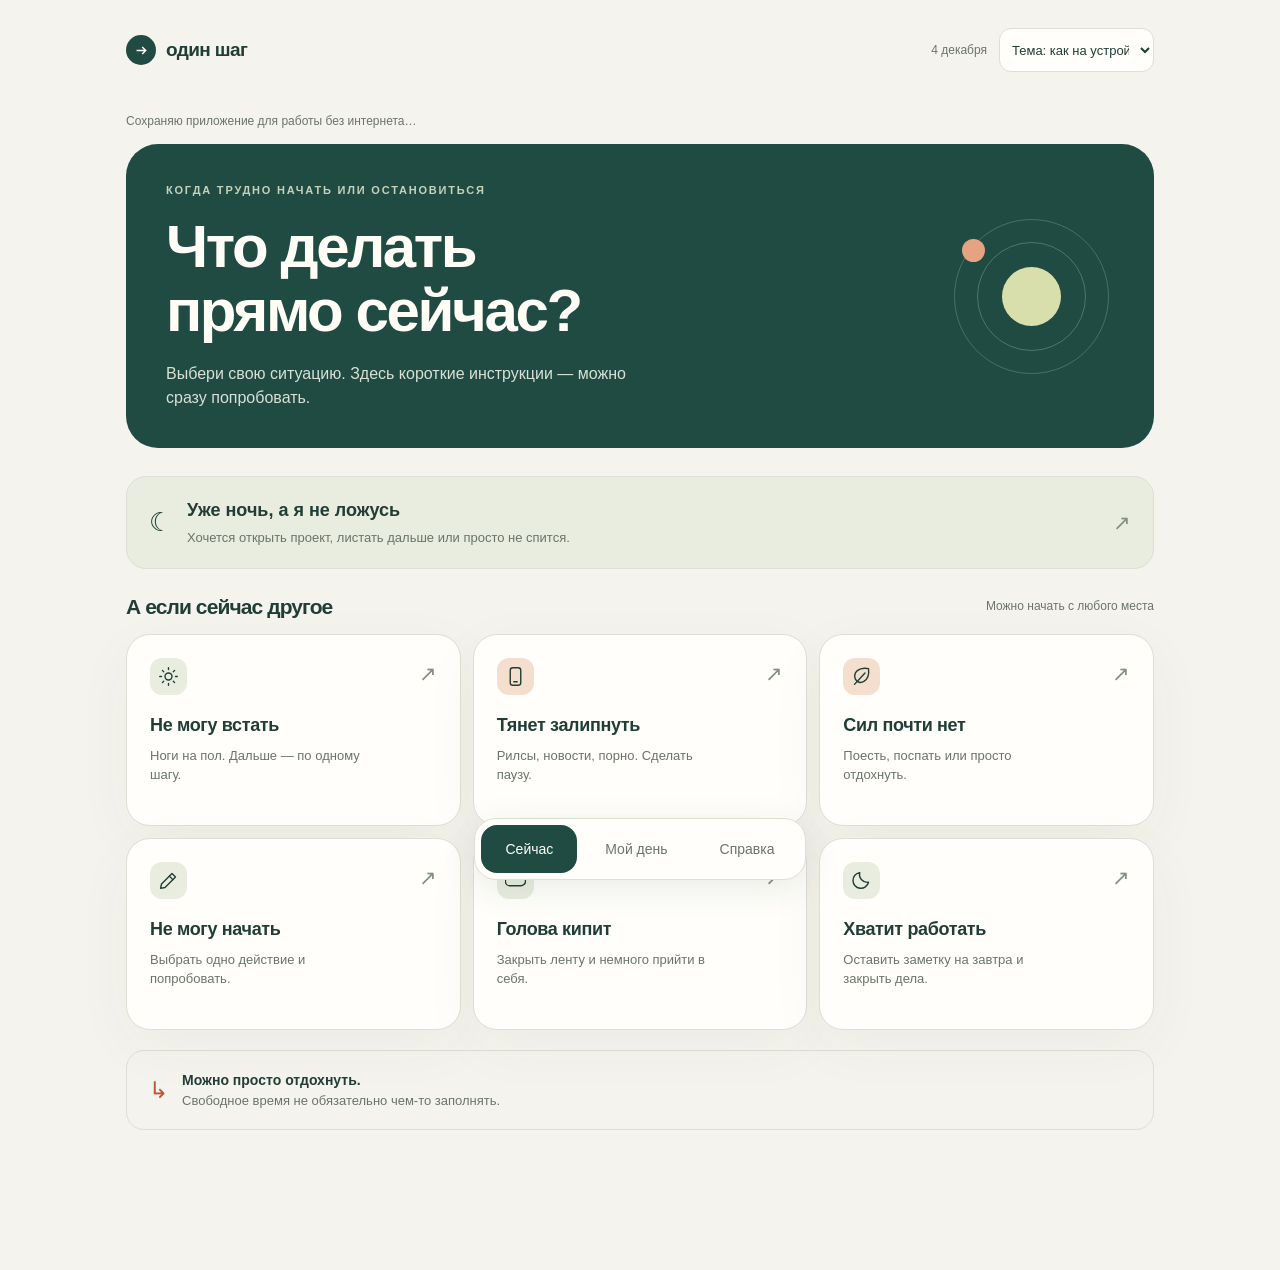
<file: odin-shag/index.html>
<!doctype html>
<html lang="ru">
<head>
<meta charset="utf-8">
<meta name="viewport" content="width=device-width,initial-scale=1,viewport-fit=cover">
<meta name="theme-color" content="#204b43">
<meta name="description" content="Один понятный шаг, когда трудно встать, начать дело или остановить ленту. Личный чек-лист без гонки и чувства долга.">
<link rel="manifest" href="./manifest.webmanifest" data-install-resource>
<link rel="apple-touch-icon" href="./icon-180.png" data-install-resource>
<meta name="apple-mobile-web-app-capable" content="yes">
<meta name="apple-mobile-web-app-title" content="Один шаг">
<title>Один шаг — что делать сейчас</title>
<meta name="app-version" content="1.3.0">
<style>
:root{--bg:#f5f3ed;--paper:#fffefa;--ink:#203d36;--muted:#6a746b;--line:#dddfd4;--green:#204b43;--soft:#e8eddf;--orange:#bd5435;--peach:#f4dfce;--shadow:0 16px 60px #203d360b;--radius:24px}
*{box-sizing:border-box}body{margin:0;background:var(--bg);color:var(--ink);font-family:Inter,-apple-system,BlinkMacSystemFont,"Segoe UI",sans-serif;-webkit-font-smoothing:antialiased;line-height:1.5}button,input,textarea{font:inherit}button,a{-webkit-tap-highlight-color:transparent}button{cursor:pointer}button:disabled{cursor:default;opacity:.5}button:focus-visible,a:focus-visible,input:focus-visible,textarea:focus-visible,summary:focus-visible{outline:3px solid var(--orange);outline-offset:4px}a{color:var(--green)}[hidden]{display:none!important}h1,h2,h3,p{margin:0}button{color:inherit}header{max-width:1100px;margin:auto;padding:28px 36px 20px;display:flex;align-items:center;justify-content:space-between;gap:14px}.brand{display:flex;align-items:center;gap:10px;background:none;border:0;padding:0;font-size:19px;font-weight:750;letter-spacing:-.6px}.mark{width:30px;height:30px;border-radius:50%;background:var(--green);display:grid;place-items:center;color:white}.mark svg{width:17px;height:17px}.date{font-size:12px;color:var(--muted)}main{max-width:1100px;margin:auto;padding:20px 36px 140px}.eyebrow{text-transform:uppercase;font-size:11px;letter-spacing:1.8px;font-weight:700;color:var(--muted)}h1{font-size:clamp(35px,5.2vw,60px);line-height:1.08;letter-spacing:-2.4px;font-weight:650}h2{font-size:26px;line-height:1.2;letter-spacing:-.9px}h3{font-size:18px;letter-spacing:-.35px}.muted{color:var(--muted)}.hero{position:relative;border-radius:32px;background:var(--green);color:#fffdf5;padding:38px 40px;overflow:hidden;display:grid;grid-template-columns:minmax(0,1fr) 160px;gap:20px;margin-bottom:28px}.hero .eyebrow{color:#c5d3b9;margin-bottom:16px}.hero p{max-width:480px;color:#d9e1d4;margin-top:18px;font-size:16px}.orbit{position:relative;align-self:center;width:155px;height:155px;border:1px solid #8ea99660;border-radius:50%}.orbit:before{content:"";position:absolute;inset:22px;border:1px solid #8ea99670;border-radius:50%}.orbit:after{content:"";position:absolute;inset:47px;background:#d9dfac;border-radius:50%}.orbit i{position:absolute;width:23px;height:23px;left:7px;top:19px;border-radius:50%;background:#e6a382}.sectionline{display:flex;align-items:center;justify-content:space-between;gap:12px;margin-bottom:15px}.sectionline h2{font-size:21px}.tag{font-size:12px;color:var(--muted)}.grid{display:grid;grid-template-columns:repeat(3,minmax(0,1fr));gap:12px}.card{background:var(--paper);border:1px solid var(--line);border-radius:var(--radius);padding:23px;text-align:left;min-height:180px;box-shadow:var(--shadow);transition:transform .15s,border-color .15s;display:flex;flex-direction:column;align-items:flex-start}.card:hover{transform:translateY(-2px);border-color:#819887}.card .icon{width:37px;height:37px;border-radius:12px;background:var(--soft);display:grid;place-items:center;margin-bottom:17px}.icon svg{width:21px;height:21px}.card p{font-size:13px;color:var(--muted);margin-top:7px;max-width:220px}.card .cardtop{display:flex;justify-content:space-between;width:100%;align-items:flex-start}.arrow{font-size:21px;font-weight:400;color:#829080}.card:nth-child(2) .icon,.card:nth-child(3) .icon{background:var(--peach)}.note{margin-top:20px;display:flex;align-items:center;gap:14px;padding:19px 22px;border:1px solid var(--line);border-radius:18px;font-size:14px}.note b{font-weight:600}.note .tinyicon{font-size:23px;color:var(--orange)}.note p{color:var(--muted);font-size:13px}.textbtn{background:none;border:0;text-decoration:underline;text-underline-offset:4px;font-size:13px;padding:8px;color:var(--green)}nav{position:fixed;bottom:20px;left:50%;transform:translateX(-50%);padding:6px;display:flex;gap:4px;background:#fffefaf5;border:1px solid var(--line);border-radius:22px;box-shadow:0 8px 35px #203d3618;z-index:5;backdrop-filter:none}nav button{border:0;background:none;border-radius:16px;padding:12px 24px;font-size:14px;white-space:nowrap;color:var(--muted);min-height:48px}nav button.active{background:var(--green);color:white}.pagelead{margin:10px 0 25px}.pagelead p{margin-top:14px;max-width:540px;color:var(--muted)}.segmented{display:flex;gap:4px;border:1px solid var(--line);background:#eeeee5;padding:4px;border-radius:14px;width:fit-content;margin-bottom:22px}.segmented button{border:0;background:transparent;padding:10px 17px;border-radius:10px;font-size:14px;min-height:44px}.segmented button.active{background:var(--paper);box-shadow:0 2px 5px #203d3610}.daily-layout{display:grid;grid-template-columns:1.4fr 1fr;gap:22px}.checklist{border:1px solid var(--line);background:var(--paper);border-radius:24px;overflow:hidden}.checkrow{padding:19px 20px;display:flex;align-items:flex-start;gap:14px;border-bottom:1px solid var(--line);cursor:pointer}.checkrow:last-child{border-bottom:0}.checkrow input{appearance:none;flex:0 0 25px;width:25px;height:25px;margin:2px 0 0;border:1.5px solid #a3afa0;border-radius:8px;background:white;cursor:pointer;display:grid;place-content:center}.checkrow input:checked{background:var(--green);border-color:var(--green)}.checkrow input:checked:after{content:"✓";color:white;font-size:17px}.checkrow:has(input:checked){background:#f1f4e9}.checkrow strong{font-size:15px;font-weight:600}.checkrow small{display:block;font-size:12px;color:var(--muted);margin-top:4px;line-height:1.55}.checkfoot{margin-top:12px;font-size:12px;color:var(--muted)}.aside{background:var(--soft);border-radius:24px;padding:25px;height:fit-content}.aside p{font-size:14px;margin-top:11px;color:#536451}.aside textarea{width:100%;min-height:125px;resize:vertical;background:#fffefa90;border:1px solid #ccd6c0;border-radius:14px;padding:14px;color:var(--ink);margin-top:16px;font-size:15px}.saved{font-size:11px;color:var(--muted);min-height:20px;margin-top:7px}.aside label{font-weight:600;font-size:18px}.aside .muted{font-size:12px;margin-top:17px}.helpstack{max-width:720px}.helpstack details{background:var(--paper);border:1px solid var(--line);border-radius:18px;margin-bottom:12px;padding:0 20px}.helpstack summary{padding:20px 0;cursor:pointer;font-weight:600}.helpstack details p,.helpstack details ul{font-size:14px;margin:0 0 18px;line-height:1.7;color:#526157}.helpstack li{margin:9px 0}.helpstack details a{overflow-wrap:anywhere}.storage-note{font-size:12px;color:var(--muted);margin-top:22px;max-width:650px}.button{border:0;background:var(--green);color:white;padding:16px 22px;border-radius:15px;font-weight:600;font-size:15px;min-height:52px;display:inline-flex;align-items:center;justify-content:center;gap:9px;text-decoration:none}.button.secondary{background:var(--soft);color:var(--green)}.button.ghost{background:none;border:1px solid var(--line);color:var(--green)}.warning{padding:14px 18px;border-radius:14px;background:var(--peach);font-size:13px;margin:10px 0}.downloadline{margin-top:20px}.quiet{font-size:12px;color:var(--muted);margin-top:10px}
dialog{padding:0;border:0;border-radius:28px;width:min(600px,calc(100% - 24px));max-height:calc(100dvh - 32px);background:var(--paper);color:var(--ink);box-shadow:0 25px 90px #102b3b40;overflow:auto}dialog::backdrop{background:#142f2bbd;backdrop-filter:none}.dialog-top{padding:20px 25px;display:flex;align-items:center;justify-content:space-between;border-bottom:1px solid var(--line);gap:15px}.dialog-top span{font-size:12px;font-weight:650;color:var(--muted)}.close{height:40px;width:40px;border:1px solid var(--line);border-radius:50%;background:transparent;font-size:22px;display:grid;place-items:center}.dialog-body{padding:30px}.step-progress{display:flex;gap:5px;margin-bottom:25px}.step-progress i{height:4px;background:var(--line);border-radius:4px;flex:1}.step-progress i.done{background:var(--green)}.step-number{font-size:11px;color:var(--orange);text-transform:uppercase;letter-spacing:1.6px;font-weight:700;margin-bottom:12px}.dialog-body h2{font-size:31px;line-height:1.17;letter-spacing:-1px;margin-bottom:15px}.step-description{font-size:16px;line-height:1.65;color:#526157}.step-tip{font-size:13px;padding:14px 16px;background:#f0f1e8;border-radius:13px;margin-top:20px;color:#586851}.step-input{display:block;width:100%;margin-top:18px;padding:14px;border:1px solid var(--line);border-radius:12px;background:white;min-height:95px;resize:vertical}.choice-list{display:grid;gap:9px;margin-top:22px}.choice{border:1px solid var(--line);background:#fff;padding:15px 17px;border-radius:14px;text-align:left;display:flex;gap:10px;align-items:center;justify-content:space-between;font-size:14px;min-height:52px}.choice:hover{background:var(--soft)}.dialog-footer{display:flex;gap:10px;flex-wrap:wrap;margin-top:26px}.dialog-footer .button{flex:1}.back{background:none;border:0;font-size:13px;padding:12px;color:var(--muted)}.timer{margin-top:24px;padding:23px;background:var(--soft);border-radius:18px;text-align:center}.time{font-size:46px;line-height:1.1;letter-spacing:-1px;font-variant-numeric:tabular-nums;font-weight:550}.timer p{font-size:12px;color:#59664f;margin-top:8px}.timer-controls{display:flex;justify-content:center;gap:10px;margin-top:16px}.timer-controls button{min-height:44px;padding:10px 18px;font-size:13px;border:0;border-radius:11px;background:var(--green);color:white}.timer-controls .reset{background:#fffefa;color:var(--green)}.complete-mark{width:61px;height:61px;background:var(--soft);border-radius:50%;display:grid;place-items:center;font-size:27px;margin-bottom:21px}.floating{position:fixed;right:22px;bottom:100px;z-index:6;background:var(--green);color:white;border:0;border-radius:14px;padding:12px 18px;box-shadow:var(--shadow);font-size:13px;max-width:calc(100% - 40px)}.toast{position:fixed;top:16px;left:50%;transform:translateX(-50%);z-index:30;padding:12px 18px;background:var(--green);color:white;font-size:13px;border-radius:13px;max-width:90%;box-shadow:var(--shadow)}.mini-note{padding:15px 0 0;color:var(--muted);font-size:12px}.skiplink{position:fixed;left:12px;top:-100px;z-index:40;background:white;padding:10px}.skiplink:focus{top:12px}
@media(min-width:900px){.hero{min-height:280px}.grid .card{min-height:192px}}
@media(max-width:700px){header{padding:23px 20px 12px}.date{font-size:11px}main{padding:15px 18px 125px}.hero{padding:28px 25px;grid-template-columns:1fr 55px;gap:8px;border-radius:25px;margin-bottom:25px}.hero h1{font-size:37px;letter-spacing:-1.6px}.hero p{font-size:14px;margin-top:14px}.orbit{width:73px;height:73px;align-self:start;margin-top:40px;right:15px}.orbit:before{inset:11px}.orbit:after{inset:23px}.orbit i{width:12px;height:12px;left:3px;top:9px}.hero .eyebrow{font-size:9px;letter-spacing:1.2px}.grid{grid-template-columns:repeat(2,minmax(0,1fr));gap:10px}.card{padding:17px;min-height:184px;border-radius:20px}.card h3{font-size:16px;line-height:1.3}.card p{font-size:12px}.card .icon{margin-bottom:14px;width:34px;height:34px}.sectionline .tag{display:none}.note{align-items:flex-start;padding:16px}.daily-layout{grid-template-columns:1fr}.pagelead h1{font-size:37px;letter-spacing:-1.5px}.pagelead p{font-size:14px}.dialog-body{padding:25px 22px}.dialog-top{padding:13px 20px}.dialog-body h2{font-size:29px}.step-description{font-size:15px}nav{bottom:max(12px,env(safe-area-inset-bottom));width:calc(100% - 36px);max-width:440px;justify-content:space-between;border-radius:20px}nav button{flex:1;padding:12px 10px;font-size:13px}.floating{bottom:92px;right:18px}.helpstack summary{font-size:15px}.note .textbtn{padding-right:0}.dialog-footer .button{padding:14px 15px}}
@media(prefers-reduced-motion:reduce){*{scroll-behavior:auto!important;transition:none!important}}
/* Constrain intrinsic sizes; preserve browser zoom and Dynamic Type. */
html{width:100%;-webkit-text-size-adjust:100%;text-size-adjust:100%;overflow-x:hidden}
body{width:100%;min-width:0;overflow-x:hidden}
main,header,.hero>div,.card,.daily-layout>*,.note>div{min-width:0}
h1,h2,h3,p,.button,.choice{overflow-wrap:anywhere}
textarea,input{font-size:16px!important}
button{touch-action:manipulation}
nav{left:18px;right:18px;transform:none;width:max-content;max-width:calc(100% - 36px);margin:0 auto;background:var(--paper)}
dialog{max-height:calc(100vh - 32px);max-height:calc(100dvh - 32px);overscroll-behavior:contain}
@media(max-width:700px){
 .hero{display:block;padding:26px 22px}.hero .orbit{display:none}
 .hero h1{font-size:clamp(28px,8.5vw,36px);line-height:1.14;letter-spacing:-1px}
 nav{width:auto;max-width:440px}.card:hover{transform:none}
 .dialog-body h2{font-size:27px}.dialog-footer .button{flex-basis:100%}
 .note{flex-wrap:wrap}.note>div{flex:1 1 200px}
}
@media(max-width:350px){.grid{grid-template-columns:1fr}.card{min-height:0}.card .icon{margin-bottom:9px}}

:root{color-scheme:light;--action:#204b43;--action-ink:#fffdf5;--field:#fffefa;--tip:#f0f1e8;--body-text:#526157}
html[data-theme="dark"]{color-scheme:dark;--bg:#111b19;--paper:#1b2925;--ink:#e2e9dd;--muted:#acb9ae;--line:#3b4c43;--green:#accab4;--action:#b0c5a3;--action-ink:#17271f;--soft:#27362e;--peach:#403329;--orange:#e4a78b;--shadow:none;--field:#14211c;--tip:#29372e;--body-text:#c4cec2}
@media(prefers-color-scheme:dark){html:not([data-theme="light"]):not([data-theme="dark"]){color-scheme:dark;--bg:#111b19;--paper:#1b2925;--ink:#e2e9dd;--muted:#acb9ae;--line:#3b4c43;--green:#accab4;--action:#b0c5a3;--action-ink:#17271f;--soft:#27362e;--peach:#403329;--orange:#e4a78b;--shadow:none;--field:#14211c;--tip:#29372e;--body-text:#c4cec2}}
.hero{background:#204b43}.mark,.button:not(.secondary):not(.ghost),nav button.active,.timer-controls button:not(.reset),.floating,.toast{background:var(--action);color:var(--action-ink)}
.button.secondary,.button.ghost{color:var(--ink)}
.step-description,.helpstack details p,.helpstack details ul,.aside p,.timer p{color:var(--body-text)}
.step-tip{background:var(--tip);color:var(--body-text)}
.step-input,.choice,.aside textarea,.checkrow input,.skiplink{background:var(--field);color:var(--ink);border-color:var(--line)}
.checkrow:has(input:checked),.segmented{background:var(--soft)}
.checkrow input:checked,.step-progress i.done{background:var(--action);border-color:var(--action)}
.checkrow input:checked:after{color:var(--action-ink)}
.timer-controls .reset{background:var(--paper);color:var(--ink)}
.header-tools{display:flex;gap:12px;align-items:center}.theme-select{font-size:13px;min-height:44px;max-width:155px;padding:8px;border:1px solid var(--line);border-radius:12px;background:var(--paper);color:var(--ink)}
.sr-only{position:absolute;width:1px;height:1px;padding:0;margin:-1px;overflow:hidden;clip:rect(0,0,0,0);white-space:nowrap;border:0}
.night-entry{width:100%;display:flex;gap:15px;align-items:center;text-align:left;padding:20px 22px;border:1px solid var(--line);border-radius:20px;background:var(--soft);color:var(--ink);margin-bottom:25px}
.night-entry strong{display:block;font-size:18px}.night-entry small{display:block;color:var(--muted);font-size:13px;margin-top:4px}.night-entry .moon{font-size:26px}.night-entry .arrow{margin-left:auto}
.offline-list{padding-left:22px;margin:18px 0 0;color:var(--body-text);font-size:16px}.offline-list li{margin:12px 0}.sleep-exit{max-width:500px;margin:15vh auto 0;text-align:center}.sleep-exit h1{font-size:36px;letter-spacing:-1px}.sleep-exit p{color:var(--muted);margin:18px 0 26px}
.night-plan{margin:0 0 20px;padding:20px;border:1px solid var(--line);border-radius:20px;background:var(--paper)}.night-plan p{white-space:pre-wrap;overflow-wrap:anywhere;margin:10px 0 6px}.night-plan small{color:var(--muted)}
.quiet-exit{display:flex;justify-content:space-between;gap:10px;flex-wrap:wrap;margin-top:18px}.quiet-exit button{background:none;border:0;padding:10px 0;color:var(--muted);font-size:13px;text-decoration:underline;text-underline-offset:4px;min-height:44px}
@media(max-width:700px){.header-tools .date{display:none}.theme-select{max-width:139px;font-size:12px}header{gap:8px}.brand{font-size:18px}.night-entry{padding:17px}.night-entry strong{font-size:17px}}

.offline-status{display:flex;align-items:center;gap:8px;flex-wrap:wrap;margin:0 0 14px;font-size:12px;color:var(--muted)}.offline-status p{margin:0}.offline-status button{padding:6px 0;min-height:36px}.offline-status[data-ready="true"] p:before{content:"✓ ";color:var(--green)}
</style>
</head>
<body>
<a href="#main" class="skiplink">К содержимому</a>
<header><button class="brand" data-page="now" aria-label="Один шаг — главная"><span class="mark"><svg viewBox="0 0 24 24" fill="none" stroke="currentColor" stroke-width="2"><path d="M5 12h13m-5-5 5 5-5 5"/></svg></span>один шаг</button><div class="header-tools"><span class="date" id="todayDate"></span><label class="sr-only" for="themeSelect">Цветовая тема</label><select class="theme-select" id="themeSelect"><option value="auto">Тема: как на устройстве</option><option value="dark">Тёмная тема</option><option value="light">Светлая тема</option></select></div></header>
<main id="main">
<div class="offline-status" id="offlineStatus"><p id="offlineText" role="status">Сохраняю приложение для работы без интернета…</p><button class="textbtn" id="offlineRetry" hidden>Повторить</button></div>
<section id="page-now" aria-label="Помощь сейчас">
<div class="hero"><div><div class="eyebrow">Когда трудно начать или остановиться</div><h1>Что делать<br>прямо сейчас?</h1><p>Выбери свою ситуацию. Здесь короткие инструкции — можно сразу попробовать.</p></div><div class="orbit" aria-hidden="true"><i></i></div></div>
<button class="night-entry" data-flow="bedtime"><span class="moon" aria-hidden="true">☾</span><span><strong>Уже ночь, а я не ложусь</strong><small>Хочется открыть проект, листать дальше или просто не спится.</small></span><span class="arrow" aria-hidden="true">↗</span></button>
<div class="sectionline"><h2>А если сейчас другое</h2><span class="tag">Можно начать с любого места</span></div>
<div class="grid" id="cards"></div>
<div class="note"><span class="tinyicon" aria-hidden="true">↳</span><div><b>Можно просто отдохнуть.</b><p>Свободное время не обязательно чем-то заполнять.</p></div></div>
</section>
<section id="page-day" hidden aria-label="Мой день">
<div class="pagelead"><div class="eyebrow">Мой день</div><h1>Что мне сегодня<br>пригодится.</h1><p>Выбирай по силам. Закрывать весь список не нужно.</p></div>
<div class="night-plan" id="nightPlan" hidden><strong>После сна</strong><p id="nightPlanText"></p><small>Запись останется здесь, пока ты её не удалишь.</small><div><button class="textbtn" data-flow="nightProject">Изменить запись</button><button class="textbtn" id="clearNightNote">Удалить</button></div></div>
<div class="segmented" aria-label="Объём чек-листа"><button id="minimalBtn" class="active" aria-pressed="true">Минимум</button><button id="fullBtn" aria-pressed="false">Больше вариантов</button></div>
<div class="note" id="plannedStep" hidden style="margin:0 0 20px"><div><b>Мой ближайший шаг</b><p id="plannedText"></p></div><button class="textbtn" data-flow="work">Начать</button></div><div class="daily-layout"><div><div class="checklist" id="dailyList"></div><p class="checkfoot" id="dailyCount" aria-live="polite"></p><p class="checkfoot">Галочки обновляются в полночь. Записи остаются.</p></div><aside class="aside"><label for="ownNote">Что-нибудь своё</label><p>Одна мысль, строчка, набросок. Можно криво и незаконченно. Публиковать не нужно.</p><textarea id="ownNote" placeholder="Мне пришло в голову…" maxlength="3000"></textarea><div class="saved" id="noteSaved" aria-live="polite"></div><button class="button secondary" data-flow="create">Дать себе 10 минут ↗</button><p class="muted">Если сейчас хочется просто отдохнуть — запись может остаться пустой.</p></aside></div>
</section>
<section id="page-help" hidden aria-label="Справка и настройки">
<div class="pagelead"><div class="eyebrow">Если хочется разобраться</div><h1>Коротко<br>о важном.</h1><p>Сон, привычки и работа приложения.</p></div>
<div class="helpstack">
<details><summary>С чего начать, когда ничего не хочется</summary><p>Уменьши задачу до действия, которое сейчас посильно: сесть на кровати, открыть документ, убрать одну чашку. После реши, продолжать ли. Если устал или не выспался, сначала займись этим.</p></details>
<details><summary>Если снова залип</summary><p>Закрыть ленту можно сейчас, даже если уже прошёл час. Не нужно досматривать до конца или ждать круглого времени.</p><p>Смотри на последствия: хватает ли сна и времени на дела, получается ли остановиться, когда решил. Если привычка регулярно мешает жить и самому с ней трудно, обратись за помощью.</p></details>
<details><summary>Сон: когда действительно нужно поспать</summary><p>Одиннадцать утра — не «плохое» время само по себе. Если лёг в три, это может быть обычный полноценный сон. Большинству взрослых нужно примерно 7–9 часов.</p><p>При недосыпе оставь время на восстановление. Если регулярно спишь достаточно, но сильно клонит в сон или постоянно нет сил, стоит обсудить это с врачом. Не пытайся всё исправить дисциплиной.</p></details>
<details><summary>Ночью хочется начать проект</summary><p>Запиши идею и первое действие после сна. Например: «Открыть сценарий и переписать первую реплику». Для записи не нужно запускать проект или искать материалы.</p><p>Если пока не хочется спать, выбери спокойное занятие при приглушённом свете. Ложись, когда появится сонливость. Если лежишь без сна и всё сильнее раздражаешься, встань ненадолго и вернись в кровать, когда начнёт клонить в сон.</p><p>Тёмная тема делает экран менее ярким, но не мешает увлечься перепиской или работой. Этот сценарий заканчивается предложением убрать телефон.</p><p><button class="button secondary" data-flow="bedtime">Открыть инструкцию на ночь</button></p></details>
<details><summary>Как пользоваться без интернета</summary><p>Один раз открой приложение с интернетом и дождись надписи «Готово к работе без интернета». Затем инструкции, записи, галочки и таймеры доступны без сети.</p><p>После добавления на экран «Домой» открой приложение с иконки, пока интернет ещё включён, и дождись той же надписи. Для проверки закрой приложение, включи авиарежим, выключи Wi-Fi и открой его снова.</p><p>Интернет нужен для первой загрузки, обновлений и перехода по ссылкам на исследования. Уведомлений нет. Если удалить данные сайта, офлайн-копию придётся загрузить заново.</p></details>
<details><summary>Как пользоваться таймерами</summary><p>Две, пять или десять минут — просто удобный отрезок. Таймер можно не включать или закончить раньше.</p><p>Таймер продолжает отсчёт, когда вкладка скрыта, но не подаёт системный сигнал при закрытом приложении. Для прогулки или отдыха с заблокированным экраном удобнее обычный таймер телефона.</p></details>
<details><summary>Когда одной инструкции недостаточно</summary><p>Если подавленность, тревога, бессонница или потеря контроля устойчиво мешают работе, отношениям и повседневной жизни, стоит обратиться к специалисту. Не нужно сначала добиться идеального режима.</p><p>Приложение помогает выбрать следующее действие. Оно не определяет причину симптомов и не заменяет лечение.</p></details>
<details><summary>На что опирается инструкция</summary><ul><li><a href="https://www.nhs.uk/conditions/insomnia/" target="_blank" rel="noopener noreferrer">NHS: сон и бессонница</a>.</li><li><a href="https://www.nhs.uk/every-mind-matters/mental-wellbeing-tips/how-to-fall-asleep-faster-and-sleep-better/" target="_blank" rel="noopener noreferrer">NHS: что помогает подготовиться ко сну</a>.</li><li><a href="https://pubmed.ncbi.nlm.nih.gov/38127505/" target="_blank" rel="noopener noreferrer">Сон и эмоции: метаанализ экспериментальных исследований</a>.</li><li><a href="https://academic.oup.com/pnasnexus/article/4/2/pgaf017/8016017" target="_blank" rel="noopener noreferrer">Ограничение интернета на смартфоне: эксперимент 2025 года</a>.</li><li><a href="https://www.mirecc.va.gov/MIRECC/visn5/EBT/CBT-SUD/Urge-Surfing.asp" target="_blank" rel="noopener noreferrer">Наблюдение за позывом: техника urge surfing</a>. Здесь используется общий принцип паузы; это не означает, что у тебя зависимость.</li><li><a href="https://www.who.int/news-room/fact-sheets/detail/physical-activity" target="_blank" rel="noopener noreferrer">ВОЗ: физическая активность</a>.</li></ul><p>Шаги составлены для повседневных ситуаций из нашего разговора. Их длительность — пример, а не медицинское назначение.</p></details>
<details><summary>Мои отметки и личные записи</summary><p>Отметки и записи сохраняются только в этом браузере на этом устройстве. Между устройствами они не синхронизируются. В приватном режиме или после очистки данных браузера могут исчезнуть.</p><p>Новый день начинается в полночь по Москве. Сбрасываются только ежедневные галочки. Записи сохраняются до твоего удаления. Запланированный на завтра шаг переносится в новый день. Активная инструкция и таймер продолжают работать.</p><button class="button ghost" id="clearData">Стереть мои отметки и записи</button><p class="quiet">Потребуется подтверждение.</p></details>
</div>
<div class="downloadline"><button class="button secondary" id="download">↓ Скачать HTML-копию</button><p class="quiet">Один файл без внешних ресурсов. Открывается в обычном браузере; на телефоне удобнее пользоваться ссылкой.</p></div>
</section>
<section id="page-closed" hidden aria-label="Инструкция закончена"><div class="sleep-exit"><span class="moon" aria-hidden="true">☾</span><h1>На сегодня всё.</h1><p>Теперь можно закрыть вкладку и отложить телефон. Возвращаться, чтобы поставить галочку, не нужно.</p><button class="textbtn" data-page="now">Вернуться к инструкциям</button></div></section>
<p class="warning" id="storageWarning" hidden>Браузер не разрешает сохранять данные. Сейчас всё работает, но после закрытия отметки могут исчезнуть.</p>
</main>
<nav aria-label="Разделы"><button data-page="now" class="active" aria-current="page">Сейчас</button><button data-page="day">Мой день</button><button data-page="help">Справка</button></nav>
<dialog id="flowDialog" aria-labelledby="stepTitle"><div class="dialog-top"><span id="flowName"></span><button class="close" id="closeDialog" aria-label="Закрыть инструкцию">×</button></div><div class="dialog-body" id="flowBody"></div></dialog>
<button class="floating" id="resume" hidden></button><div class="toast" id="toast" role="status" hidden></div>
<script>
(function(){

'use strict';
const $=s=>document.querySelector(s);
const STORE='odin-shag-v1';
const themeMedia=window.matchMedia?.('(prefers-color-scheme: dark)');
let themeChoice='auto';
try{const savedTheme=localStorage.getItem('odin-shag-theme');if(['auto','dark','light'].includes(savedTheme))themeChoice=savedTheme;}catch(e){}
function applyTheme(){const dark=themeChoice==='dark'||(themeChoice==='auto'&&!!themeMedia?.matches);document.documentElement.setAttribute('data-theme',dark?'dark':'light');$('#themeSelect').value=themeChoice;document.querySelector('meta[name="theme-color"]')?.setAttribute('content',dark?'#111b19':'#f5f3ed');}
$('#themeSelect').addEventListener('change',e=>{themeChoice=e.target.value;applyTheme();try{localStorage.setItem('odin-shag-theme',themeChoice);}catch(e){toast('Тема изменена. Браузер не разрешил сохранить выбор.');}});
if(themeMedia?.addEventListener)themeMedia.addEventListener('change',()=>{if(themeChoice==='auto')applyTheme();});
applyTheme();
const dayFormat=new Intl.DateTimeFormat('en-CA',{timeZone:'Europe/Moscow',year:'numeric',month:'2-digit',day:'2-digit'});
const labelFormat=new Intl.DateTimeFormat('ru-RU',{day:'numeric',month:'long',timeZone:'Europe/Moscow'});
const TODAY=()=>dayFormat.format(new Date());
const escapeHTML=s=>String(s).replace(/[&<>"']/g,c=>({'&':'&amp;','<':'&lt;','>':'&gt;','"':'&quot;',"'":'&#39;'}[c]));
const fresh=()=>({day:TODAY(),checks:{},note:'',task:'',tomorrow:'',nightNote:'',minimum:true,flow:null,timer:null});
let state=fresh(),storageOK=true;
try{
 const saved=JSON.parse(localStorage.getItem(STORE)||'null');
 if(saved&&typeof saved==='object'&&!Array.isArray(saved)){
  for(const key of ['note','task','tomorrow','nightNote'])if(typeof saved[key]==='string')state[key]=saved[key];
  if(typeof saved.minimum==='boolean')state.minimum=saved.minimum;
  if(saved.day===TODAY()&&saved.checks&&typeof saved.checks==='object'&&!Array.isArray(saved.checks))state.checks=saved.checks;
  if(saved.day!==TODAY()&&state.tomorrow){state.task=state.tomorrow;state.tomorrow='';}
  if(saved.flow&&typeof saved.flow==='object')state.flow=saved.flow;
  if(saved.timer&&typeof saved.timer==='object')state.timer=saved.timer;
 }
}catch(e){storageOK=false;}
function putText(selector,value){const n=$(selector);if(n&&n.textContent!==value)n.textContent=value;}
let clockJob=null,dayJob=null;
function scheduleClock(){clearTimeout(clockJob);clockJob=null;if(!document.hidden&&state.timer?.running)clockJob=setTimeout(tick,1000);}
function scheduleDay(){clearTimeout(dayJob);dayJob=null;if(!document.hidden)dayJob=setTimeout(()=>{dayCheck();scheduleDay();},60000);}
function validateSession(){
 const f=state.flow;
 if(!f||!flows[f.id]||!Number.isInteger(f.step)||f.step<0||f.step>=flows[f.id].steps.length){state.flow=null;state.timer=null;return;}
 const t=state.timer;
 if(t&&(!Number.isFinite(t.left)||t.left<0||!Number.isFinite(t.end)||t.key!==currentTimerKey()||typeof t.running!=='boolean'))state.timer=null;
}

function save(){try{localStorage.setItem(STORE,JSON.stringify(state));}catch(e){storageOK=false;}$('#storageWarning').hidden=storageOK;}
function toast(message){$('#toast').textContent=message;$('#toast').hidden=false;clearTimeout(toast.id);toast.id=setTimeout(()=>$('#toast').hidden=true,3000);}
const paths={sun:'<circle cx="12" cy="12" r="4"/><path d="M12 2v2m0 16v2M2 12h2m16 0h2M5 5l1.5 1.5m11 11L19 19M5 19l1.5-1.5m11-11L19 5"/>',phone:'<rect x="6" y="2" width="12" height="20" rx="3"/><path d="M10 18h4"/>',leaf:'<path d="M20 3C9 1 2 7 5 15c4 8 17 3 15-12Z"/><path d="M4 21 16 8"/>',pen:'<path d="m4 16-1 5 5-1L20 8l-4-4L4 16Z"/><path d="m13 7 4 4"/>',cloud:'<path d="M6 18a5 5 0 0 1-1-10 7 7 0 0 1 13-1 5.5 5.5 0 0 1 0 11H6Z"/>',moon:'<path d="M20 14A9 9 0 0 1 10 3a9 9 0 1 0 10 11Z"/>'};
const cards=[['wake','sun','Не могу встать','Ноги на пол. Дальше — по одному шагу.'],['urge','phone','Тянет залипнуть','Рилсы, новости, порно. Сделать паузу.'],['tired','leaf','Сил почти нет','Поесть, поспать или просто отдохнуть.'],['work','pen','Не могу начать','Выбрать одно действие и попробовать.'],['overload','cloud','Голова кипит','Закрыть ленту и немного прийти в себя.'],['evening','moon','Хватит работать','Оставить заметку на завтра и закрыть дела.']];
$('#cards').innerHTML=cards.map(([id,icon,title,desc])=>`<button class="card" data-flow="${id}"><span class="cardtop"><span class="icon" aria-hidden="true"><svg viewBox="0 0 24 24" fill="none" stroke="currentColor" stroke-width="1.6" stroke-linecap="round" stroke-linejoin="round">${paths[icon]}</svg></span><span class="arrow" aria-hidden="true">↗</span></span><h3>${title}</h3><p>${desc}</p></button>`).join('');
const daily=[
{id:'sleep',title:'Оставить время на сон',sub:'Ориентир — 7–9 часов. Можно отметить, если выспался или защитил время на ближайшую ночь.',min:true},
{id:'outside',title:'Выйти на дневной свет',sub:'Немного пройтись. Пять минут — подходящее начало, если сил мало.',min:true},
{id:'finish',title:'Закончить работу на сегодня',sub:'Оставить следующий шаг на завтра и закрыть несрочные чаты.',min:true},
{id:'food',title:'Спокойно поесть',sub:'Один обычный приём пищи без параллельной работы.'},
{id:'focus',title:'Сделать одно дело без переключений',sub:'Например, 25 минут. Можно начать с двух.'},
{id:'create',title:'Сделать что-нибудь своё',sub:'Строчка, набросок, готовка, музыка. Результат не обязан быть полезным.'},
{id:'rest',title:'Отдохнуть так, как мне подходит',sub:'Разговор, фильм, игра или просто полежать. Без обязательной продуктивности.'}
];
function dayCheck(){const day=TODAY();if(state.day!==day){state.day=day;state.checks={};if(state.tomorrow){state.task=state.tomorrow;state.tomorrow='';}save();renderDay();renderDate();updateResume();}}
function renderDate(){putText('#todayDate',labelFormat.format(new Date()));}
function renderDay(){$('#nightPlan').hidden=!state.nightNote;$('#nightPlanText').textContent=state.nightNote||'';$('#plannedStep').hidden=!state.task;$('#plannedText').textContent=state.task||'';const items=daily.filter(x=>!state.minimum||x.min);$('#dailyList').innerHTML=items.map(x=>`<label class="checkrow"><input type="checkbox" data-check="${x.id}" ${state.checks[x.id]?'checked':''}><span><strong>${x.title}</strong><small>${x.sub}</small></span></label>`).join('');$('#dailyCount').textContent=`Сегодня отмечено: ${daily.filter(x=>state.checks[x.id]).length}.`;$('#minimalBtn').classList.toggle('active',state.minimum);$('#fullBtn').classList.toggle('active',!state.minimum);$('#minimalBtn').setAttribute('aria-pressed',String(state.minimum));$('#fullBtn').setAttribute('aria-pressed',String(!state.minimum));$('#ownNote').value=state.note||'';}
function page(name){dayCheck();if(!['now','day','help','closed'].includes(name))return;document.querySelector('nav').hidden=name==='closed';if(name==='day')renderDay();document.querySelectorAll('main>section').forEach(s=>s.hidden=s.id!=='page-'+name);document.querySelectorAll('nav button').forEach(b=>{b.classList.toggle('active',b.dataset.page===name);if(b.dataset.page===name)b.setAttribute('aria-current','page');else b.removeAttribute('aria-current');});window.scrollTo({top:0,behavior:'auto'});}
const flows={
 "wake": {
  "name": "Встать с кровати",
  "check": "outside",
  "steps": [
   {
    "title": "Ты выспался?",
    "text": "Если лёг поздно, подъём в 11 может быть нормальным. Сначала разберись, хватило ли сна.",
    "choices": [
     [
      "Да, но не хочется вставать",
      "next"
     ],
     [
      "Нет, мне нужно ещё поспать",
      "sleep"
     ]
    ]
   },
   {
    "title": "Сядь и поставь ноги на пол.",
    "text": "Пока только это. Весь день планировать сейчас не нужно."
   },
   {
    "title": "Открой шторы и умойся.",
    "text": "Телефон оставь на месте. Ленту и рабочие чаты откроешь позже."
   },
   {
    "title": "Выйди ненадолго на улицу.",
    "text": "Оденься и пройдись без ленты. Пять минут для начала. Если выйти нельзя, побудь у окна и немного подвигайся.",
    "timer": 300,
    "timerLabel": "Короткая прогулка",
    "tip": "Прочитал — можно убрать телефон. Возвращаться ради кнопки не нужно."
   },
   {
    "title": "Если голоден — позавтракай.",
    "text": "Потом реши, чем займёшься. Можно записать свою мысль, прежде чем открывать чужую ленту.",
    "choices": [
     [
      "Хочу записать мысль",
      "create"
     ],
     [
      "Дальше сам",
      "complete"
     ]
    ]
   }
  ]
 },
 "sleep": {
  "name": "Если не выспался",
  "steps": [
   {
    "title": "Можешь ещё поспать?",
    "text": "Если да, поставь будильник с учётом своих дел и убери телефон. Здесь будильника нет.",
    "tip": "Если вставать всё-таки нужно, сократи необязательные дела. При сильной сонливости не садись за руль."
   },
   {
    "title": "Снизь нагрузку на сегодня.",
    "text": "Оставь самые нужные дела. Если спишь достаточно, а днём постоянно клонит в сон, обсуди это с врачом."
   }
  ]
 },
 "urge": {
  "name": "Тянет к телефону",
  "steps": [
   {
    "title": "Что хочется открыть?",
    "text": "Выбери, и попробуем ненадолго отвлечься.",
    "choices": [
     [
      "Рилсы или ленту",
      "urgePause"
     ],
     [
      "Новости",
      "urgePause"
     ],
     [
      "Порно",
      "urgePorn"
     ]
    ]
   }
  ]
 },
 "urgePause": {
  "name": "Отвлечься от ленты",
  "steps": [
   {
    "title": "Закрой ленту.",
    "text": "Не нужно досматривать ролик. Следующий шаг — встать и ненадолго отойти от телефона.",
    "nextLabel": "Дальше"
   },
   {
    "title": "Встань и смени место.",
    "text": "Подойди к окну, налей воды или немного пройдись. Телефон можно оставить здесь.",
    "timer": 300,
    "timerLabel": "Пауза перед следующим решением",
    "tip": "Таймер необязателен. Можно сразу убрать телефон."
   },
   {
    "title": "Чего сейчас хочется?",
    "text": "Выбери примерно. Если не знаешь — отдохни.",
    "choices": [
     [
      "Устал — хочу отдохнуть",
      "tired"
     ],
     [
      "Скучно — нужно занятие",
      "bored"
     ],
     [
      "Тяну с делом",
      "work"
     ],
     [
      "Хочется с кем-то поговорить",
      "connection"
     ],
     [
      "Дальше решу сам",
      "choice"
     ]
    ]
   }
  ]
 },
 "urgePorn": {
  "name": "Тянет открыть порно",
  "steps": [
   {
    "title": "Пока закрой видео.",
    "text": "Само сексуальное желание нормально. Если хочется изменить привычку, начни с короткой паузы.",
    "nextLabel": "Дальше"
   },
   {
    "title": "Отойди от телефона.",
    "text": "Немного пройдись. Попробуй понять: ты возбуждён, скучаешь, устал или хочешь отвлечься от неприятного?",
    "timer": 300,
    "timerLabel": "Небольшая пауза",
    "tip": "Не нужно ждать, пока желание полностью исчезнет."
   },
   {
    "title": "Что тебе подходит сейчас?",
    "text": "Если хочется сексуальной разрядки, можно выбрать мастурбацию без порно. Если дело в скуке или усталости — попробовать другое.",
    "choices": [
     [
      "Отдохнуть",
      "tired"
     ],
     [
      "Найти занятие",
      "bored"
     ],
     [
      "Поговорить с кем-то",
      "connection"
     ],
     [
      "Дальше решу сам",
      "choice"
     ]
    ]
   }
  ]
 },
 "choice": {
  "name": "Решить, что дальше",
  "steps": [
   {
    "title": "Теперь выбери сам.",
    "text": "Продолжить день, заняться другим или всё-таки посмотреть. Если выбираешь просмотр, заранее реши, когда закончишь. Для сигнала используй таймер телефона."
   }
  ]
 },
 "tired": {
  "name": "Сил почти нет",
  "steps": [
   {
    "title": "Сядь или ляг поудобнее.",
    "text": "Можно отложить телефон и просто побыть так несколько минут.",
    "timer": 120,
    "timerLabel": "Короткий отдых",
    "tip": "Приложение можно закрыть прямо сейчас."
   },
   {
    "title": "Что сейчас нужнее?",
    "text": "Если не знаешь, продолжи отдых.",
    "choices": [
     [
      "Давно не ел",
      "food"
     ],
     [
      "Не выспался",
      "sleep"
     ],
     [
      "Ещё полежать",
      "rest"
     ],
     [
      "Попробовать небольшое дело",
      "work"
     ],
     [
      "Закончить",
      "complete"
     ]
    ]
   }
  ]
 },
 "food": {
  "name": "Поесть",
  "check": "food",
  "steps": [
   {
    "title": "Возьми простую еду.",
    "text": "Подойдёт то, что есть дома и можно быстро собрать или разогреть."
   },
   {
    "title": "Поешь без работы.",
    "text": "На время закрой документы и отложи переписку. Потом решишь, что делать дальше."
   }
  ]
 },
 "rest": {
  "name": "Отдохнуть",
  "check": "rest",
  "steps": [
   {
    "title": "Несколько минут без дел.",
    "text": "Посиди или полежи. Можно закрыть глаза, посмотреть в окно или включить знакомую спокойную музыку.",
    "timer": 300,
    "timerLabel": "Время на отдых",
    "tip": "Если хочется отдыхать дольше, не нужно останавливаться из-за таймера."
   }
  ]
 },
 "work": {
  "name": "Начать дело",
  "check": "focus",
  "steps": [
   {
    "title": "С чего начнёшь?",
    "text": "Одно действие: написать первую фразу, открыть нужный файл, убрать со стола чашку.",
    "input": "task",
    "placeholder": "Первым делом я…",
    "nextLabel": "Перейти к делу"
   },
   {
    "title": "Попробуй две минуты.",
    "text": "Займись только выбранным действием. Остальные вкладки пока закрой.",
    "task": true,
    "timer": 120,
    "timerLabel": "Две минуты на начало"
   },
   {
    "title": "Как идёт?",
    "text": "Продолжай, если втянулся. Если сил нет — выбери перерыв.",
    "choices": [
     [
      "Продолжу ещё 25 минут",
      "focus"
     ],
     [
      "Нужен перерыв",
      "rest"
     ],
     [
      "На сегодня хватит",
      "complete"
     ]
    ]
   }
  ]
 },
 "focus": {
  "name": "Одно дело",
  "check": "focus",
  "steps": [
   {
    "title": "Займись одной задачей.",
    "text": "Отключи ненужные уведомления. Если вспомнишь другое дело, запиши и вернись к нему потом.",
    "task": true,
    "timer": 1500,
    "timerLabel": "Время на работу"
   },
   {
    "title": "Встань и разомнись.",
    "text": "Отойди от экрана на несколько минут. Потом решишь, продолжать ли."
   }
  ]
 },
 "overload": {
  "name": "Голова кипит",
  "steps": [
   {
    "title": "Выключи то, что сейчас слушаешь или смотришь.",
    "text": "Закрой ленту и несрочные чаты. Новые советы тоже подождут."
   },
   {
    "title": "Посмотри вокруг.",
    "text": "Поставь ноги на пол. Назови про себя три предмета, которые видишь. Дыши как обычно.",
    "timer": 60,
    "timerLabel": "Минута без новой информации"
   },
   {
    "title": "Что поможет сейчас?",
    "text": "Выбери что-то одно.",
    "choices": [
     [
      "Отдохнуть",
      "rest"
     ],
     [
      "Поесть",
      "food"
     ],
     [
      "Поговорить с близким",
      "connection"
     ],
     [
      "Разобраться с одним делом",
      "work"
     ]
    ]
   }
  ]
 },
 "bored": {
  "name": "Скучно",
  "steps": [
   {
    "title": "Выбери занятие без ленты.",
    "text": "Послушать песню целиком, сделать чай, выйти на улицу, что-нибудь нарисовать.",
    "choices": [
     [
      "Хочу сделать что-нибудь своё",
      "create"
     ],
     [
      "Лучше отдохну",
      "rest"
     ],
     [
      "Я выбрал",
      "complete"
     ]
    ]
   }
  ]
 },
 "connection": {
  "name": "Хочется общения",
  "steps": [
   {
    "title": "Напиши одному человеку.",
    "text": "Например: «Привет. Хочется поболтать. У тебя сегодня будет минут десять?»",
    "tip": "Если сейчас не ответит, можно договориться на другое время."
   },
   {
    "title": "Предложи что-нибудь конкретное.",
    "text": "Созвониться, пройтись, поиграть вместе. Большую встречу устраивать не нужно."
   }
  ]
 },
 "create": {
  "name": "Что-нибудь своё",
  "check": "create",
  "steps": [
   {
    "title": "Что хочется сделать?",
    "text": "Написать пару строк, набросать идею, порисовать. Можно начать здесь.",
    "input": "note",
    "placeholder": "Мне пришло в голову…",
    "timer": 600,
    "timerLabel": "Время на своё",
    "tip": "Не обязательно публиковать или доводить до готового результата."
   },
   {
    "title": "Можно оставить как есть.",
    "text": "Запись сохранится в «Моём дне». Продолжишь, когда захочешь."
   }
  ]
 },
 "evening": {
  "name": "Закончить работу",
  "check": "finish",
  "steps": [
   {
    "title": "На чём продолжишь завтра?",
    "text": "Запиши один следующий шаг. Например: «Допишу последний абзац».",
    "input": "tomorrow",
    "placeholder": "Завтра начну с…",
    "nextLabel": "Дальше"
   },
   {
    "title": "Закрой рабочие файлы и чаты.",
    "text": "Оставь только тот канал связи, который действительно нужен для срочных дел."
   },
   {
    "title": "Теперь — свободное время.",
    "text": "Можно посмотреть фильм, поиграть, поговорить или просто отдохнуть. Если уже собирался спать, переходи к ночной инструкции.",
    "choices": [
     [
      "Пора готовиться ко сну",
      "bedtime"
     ],
     [
      "Пока отдохну",
      "next"
     ]
    ]
   },
   {
    "title": "Учти завтрашний подъём.",
    "text": "Большинству взрослых нужно около 7–9 часов сна. Постарайся оставить для этого время.",
    "choices": [
     [
      "Открыть инструкцию на ночь",
      "bedtime"
     ],
     [
      "Закончить",
      "complete"
     ]
    ]
   }
  ]
 },
 "bedtime": {
  "name": "Пора заканчивать день",
  "night": true,
  "steps": [
   {
    "title": "Что не даёт лечь?",
    "text": "Выбери свою ситуацию. Здесь короткий маршрут — потом можно убрать телефон.",
    "choices": [
     [
      "Хочется открыть проект",
      "nightProject"
     ],
     [
      "Залип в телефоне",
      "nightScroll"
     ],
     [
      "Лёг, но не спится",
      "nightAwake"
     ]
    ]
   }
  ]
 },
 "nightProject": {
  "name": "Проект подождёт до утра",
  "night": true,
  "steps": [
   {
    "title": "Запиши мысль — и хватит на сегодня.",
    "text": "Пара строк: что придумал и с чего начнёшь после сна. Проект и референсы для этого не открывай.",
    "input": "nightNote",
    "placeholder": "Идея: …\nПосле сна первым делом: …",
    "nextLabel": "Дальше",
    "tip": "Поле можно оставить пустым. Запись будет в «Моём дне» под заголовком «После сна»."
   },
   {
    "title": "Дальше — без экрана.",
    "text": "Прочитай оставшиеся шаги и убери телефон. Возвращаться сюда не нужно.",
    "list": [
     "Если сидишь в ванной или туалете — закончи и выйди.",
     "Поставь будильник, если нужен. Убери телефон подальше от кровати.",
     "Умойся, почисти зубы, приглуши свет. Если клонит в сон — ложись."
    ],
    "tip": "Если сна пока нет, посиди с бумажной книгой или спокойной музыкой. К проекту вернёшься после сна.",
    "exit": true
   }
  ]
 },
 "nightScroll": {
  "name": "Закончить листать",
  "night": true,
  "steps": [
   {
    "title": "Закрой ленту сейчас.",
    "text": "Не нужно искать последний хороший ролик. Прочитай три шага и отложи экран.",
    "list": [
     "Поставь будильник, если нужен.",
     "Убери телефон подальше от кровати.",
     "Умойся, приглуши свет. Если хочется спать — ложись."
    ],
    "tip": "Если не спится, выбери тихое занятие без ленты и работы. Ложись, когда начнёт клонить в сон.",
    "exit": true
   }
  ]
 },
 "nightAwake": {
  "name": "Не получается уснуть",
  "night": true,
  "steps": [
   {
    "title": "Не нужно выдавливать из себя сон.",
    "text": "Если лежишь без сна и начинаешь злиться или тревожиться, ненадолго встань.",
    "list": [
     "Оставь свет приглушённым.",
     "Почитай бумажную книгу или послушай спокойную музыку. Проект и лента подождут.",
     "Вернись в кровать, когда появится сонливость. На часы можно не смотреть."
    ],
    "tip": "Если такое повторяется и мешает днём, обсуди сон с врачом.",
    "exit": true
   }
  ]
 }
};
let flowHistory=[],lastTrigger=null;
function openFlow(id,restore=false){dayCheck();if(!flows[id])return;if(!restore&&state.flow&&state.flow.id===id&&!state.flow.complete)restore=true;if(!restore&&state.timer?.running&&!confirm('Сейчас идёт таймер. Остановить его и открыть другую инструкцию?'))return;if(!restore){state.flow={id,step:0};state.timer=null;flowHistory=[];save();}lastTrigger=document.activeElement;renderFlow();if(!$('#flowDialog').open)$('#flowDialog').showModal();$('#stepTitle')?.focus({preventScroll:true});updateResume();}
function transition(action){if(action==='next')return nextStep();if(action==='complete')return completeFlow();flowHistory.push({...state.flow});state.flow={id:action,step:0};state.timer=null;save();renderFlow();}
function nextStep(){const f=flows[state.flow.id];if(state.flow.step>=f.steps.length-1)return completeFlow();flowHistory.push({...state.flow});state.flow.step++;state.timer=null;save();renderFlow();}
function completeFlow(){const f=flows[state.flow.id];state.timer=null;state.flow={...state.flow,complete:true};save();const mark=f.check;$('#flowBody').innerHTML=`<div class="complete-mark" aria-hidden="true">✓</div><div class="step-number">Инструкция закончилась</div><h2 id="stepTitle" tabindex="-1">На этом всё.</h2><p class="step-description">Можно закрыть приложение. Если шаг не подошёл, выбери другую инструкцию.</p>${mark?`<div class="step-tip">Если сделал — можно поставить галочку в «Моём дне».</div><div class="dialog-footer"><button class="button" data-mark="${mark}">Отметить и закончить</button></div>`:''}<div class="dialog-footer"><button class="button ${mark?'secondary':''}" data-action="finish">Закрыть</button></div>`;if($('#flowDialog').open)$('#stepTitle')?.focus({preventScroll:true});renderDay();updateResume();}
function renderFlow(){if(!state.flow||!flows[state.flow.id])return;if(state.flow.complete){completeFlow();return;}const f=flows[state.flow.id];if(!Number.isInteger(state.flow.step)||state.flow.step<0||state.flow.step>=f.steps.length)state.flow.step=0;const s=f.steps[state.flow.step];$('#flowName').textContent=f.name;const inputValue=s.input==='note'?state.note:s.input==='task'?state.task:s.input==='nightNote'?state.nightNote:state.tomorrow||'';$('#flowBody').innerHTML=`<div class="step-progress" aria-hidden="true">${f.steps.map((_,i)=>`<i class="${i<=state.flow.step?'done':''}"></i>`).join('')}</div><div class="step-number">Шаг ${state.flow.step+1} из ${f.steps.length}</div><h2 id="stepTitle" tabindex="-1">${s.title}</h2><p class="step-description">${s.text}</p>${s.list?`<ol class="offline-list">${s.list.map(item=>`<li>${escapeHTML(item)}</li>`).join('')}</ol>`:''}${s.task&&state.task?`<div class="step-tip">Твой шаг: ${escapeHTML(state.task)}</div>`:''}${s.input?`<textarea class="step-input" data-input="${s.input}" aria-label="${s.placeholder}" placeholder="${s.placeholder}" maxlength="3000">${escapeHTML(inputValue||'')}</textarea><div class="saved" id="stepSaved" aria-live="polite">Запись сохраняется в этом браузере</div>`:''}${s.tip?`<div class="step-tip">${s.tip}</div>`:''}${s.timer?`<div class="timer"><div class="time" id="timerDisplay" role="timer" aria-label="Оставшееся время">${formatTime(s.timer)}</div><p id="timerLabel">${s.timerLabel}</p><div class="timer-controls"><button id="timerToggle" data-action="timer">Начать</button><button class="reset" data-action="resetTimer">Сначала</button></div><p>Можно убрать телефон и вернуться позже.</p></div>`:''}${s.choices?`<div class="choice-list">${s.choices.map(([label,act])=>`<button class="choice" data-choice="${act}">${label}<span aria-hidden="true">↗</span></button>`).join('')}</div>`:`<div class="dialog-footer"><button class="button" data-action="${s.exit?'bedtime':'next'}">${s.exit?'Закончить и убрать телефон':s.nextLabel||(state.flow.step===f.steps.length-1?'Закончить':s.timer?'Дальше':'Сделал, дальше')} <span aria-hidden="true">→</span></button></div>`}<div class="mini-note">${flowHistory.length?'<button class="back" data-action="back">← Назад</button>':''}${s.timer?'<span>Таймер можно не запускать.</span>':''}</div>${!f.night?'<div class="quiet-exit"><button data-action="leave">Не подходит — выбрать другое</button></div>':''}`;$('#flowDialog').scrollTop=0;if($('#flowDialog').open)$('#stepTitle')?.focus({preventScroll:true});tick();}
function formatTime(seconds){const n=Math.max(0,Math.ceil(seconds));return Math.floor(n/60).toString().padStart(2,'0')+':'+(n%60).toString().padStart(2,'0');}
function remaining(t){return t.running?Math.max(0,(t.end-Date.now())/1000):t.left;}
function currentTimerKey(){return state.flow?state.flow.id+':'+state.flow.step:null;}
function toggleTimer(){const s=flows[state.flow.id].steps[state.flow.step];if(!s.timer)return;let t=state.timer;if(!t||t.key!==currentTimerKey())t={key:currentTimerKey(),left:s.timer,running:false,done:false};if(t.running){t.left=remaining(t);t.running=false;}else{if(t.left<=0)t.left=s.timer;t.end=Date.now()+t.left*1000;t.running=true;t.done=false;}state.timer=t;save();tick();}
function tick(){if(document.hidden){scheduleClock();return;}const t=state.timer;if(t&&t.running&&remaining(t)<=0){t.running=false;t.left=0;t.done=true;save();toast('Время прошло. Можно решить, что дальше.');}if($('#timerDisplay')&&state.flow){const s=flows[state.flow.id]?.steps[state.flow.step];if(s?.timer){const current=t&&t.key===currentTimerKey()?t:null;putText('#timerDisplay',formatTime(current?remaining(current):s.timer));putText('#timerToggle',current?.running?'Пауза':current?.done?'Ещё раз':current&&current.left<s.timer?'Продолжить':'Начать');putText('#timerLabel',current?.done?'Время прошло. Можно перейти дальше.':s.timerLabel);}}updateResume();scheduleClock();}
function updateResume(){const b=$('#resume');const hide=!state.flow||$('#flowDialog').open||state.flow.complete;if(b.hidden!==!!hide)b.hidden=!!hide;if(!hide){const t=state.timer;putText('#resume',t?'Вернуться · '+(t.done?'время прошло':formatTime(remaining(t))):'Продолжить инструкцию →');}}
function finish(){state.flow=null;state.timer=null;flowHistory=[];save();scheduleClock();$('#flowDialog').close();renderDay();updateResume();}
document.addEventListener('click',e=>{const b=e.target.closest('button');if(!b)return;if(b.dataset.page)page(b.dataset.page);if(b.dataset.flow)openFlow(b.dataset.flow);if(b.dataset.choice)transition(b.dataset.choice);if(b.dataset.mark){state.checks[b.dataset.mark]=true;finish();toast('Отмечено. На сегодня можно остановиться.');}switch(b.dataset.action){case'bedtime':finish();page('closed');break;case'leave':finish();page('now');break;case'next':nextStep();break;case'timer':toggleTimer();break;case'resetTimer':state.timer=null;save();tick();break;case'finish':finish();break;case'back':if(flowHistory.length){state.flow=flowHistory.pop();state.timer=null;save();renderFlow();}break;}});
$('#closeDialog').addEventListener('click',()=>$('#flowDialog').close());
$('#flowDialog').addEventListener('close',()=>{renderDay();updateResume();if(lastTrigger?.isConnected)lastTrigger.focus({preventScroll:true});});
$('#resume').addEventListener('click',()=>openFlow(state.flow.id,true));
$('#dailyList').addEventListener('change',e=>{if(e.target.dataset.check){dayCheck();state.checks[e.target.dataset.check]=e.target.checked;save();$('#dailyCount').textContent=`Сегодня отмечено: ${daily.filter(x=>state.checks[x.id]).length}.`;}});
$('#minimalBtn').onclick=()=>{state.minimum=true;save();renderDay();};$('#fullBtn').onclick=()=>{state.minimum=false;save();renderDay();};
$('#ownNote').addEventListener('input',e=>{state.note=e.target.value;save();$('#noteSaved').textContent=storageOK?'Сохранено на этом устройстве':'Не удалось сохранить — можно скопировать текст';});
$('#flowBody').addEventListener('input',e=>{if(!e.target.dataset.input)return;state[e.target.dataset.input]=e.target.value;save();putText('#stepSaved',storageOK?'Сохранено на этом устройстве':'Не удалось сохранить — можно скопировать текст');if(e.target.dataset.input==='note')$('#ownNote').value=state.note;});
$('#clearNightNote').onclick=()=>{if(confirm('Удалить запись «После сна»?')){state.nightNote='';save();renderDay();}};
$('#clearData').onclick=()=>{if(confirm('Удалить все сохранённые записи, сегодняшние отметки и незавершённую инструкцию?')){state=fresh();flowHistory=[];save();scheduleClock();renderDay();updateResume();toast('Отметки и записи удалены.');}};
$('#download').onclick=()=>{const clone=document.documentElement.cloneNode(true);clone.querySelectorAll('[data-install-resource]').forEach(n=>n.remove());clone.querySelectorAll('textarea').forEach(n=>{n.value='';n.textContent='';});clone.querySelector('#flowBody').innerHTML='';clone.querySelector('#plannedText').textContent='';clone.querySelector('#nightPlanText').textContent='';clone.querySelector('#nightPlan').hidden=true;clone.querySelector('#plannedStep').hidden=true;clone.querySelectorAll('input[type=checkbox]').forEach(n=>{n.checked=false;n.removeAttribute('checked');});clone.querySelector('#dailyCount').textContent='';clone.querySelector('#resume').textContent='';clone.querySelector('#resume').hidden=true;clone.querySelector('#flowDialog').removeAttribute('open');const blob=new Blob(['<!doctype html>\n'+clone.outerHTML],{type:'text/html;charset=utf-8'});const a=document.createElement('a');a.href=URL.createObjectURL(blob);a.download='odin-shag.html';a.click();setTimeout(()=>URL.revokeObjectURL(a.href),1000);toast('HTML-копия подготовлена без личных записей.');};
document.addEventListener('visibilitychange',()=>{if(!document.hidden){dayCheck();tick();}else{scheduleClock();}scheduleDay();});
window.addEventListener?.('pageshow',()=>{dayCheck();tick();scheduleDay();});
window.addEventListener?.('pagehide',()=>{clearTimeout(clockJob);clearTimeout(dayJob);});
validateSession();renderDate();renderDay();page('now');$('#flowDialog').removeAttribute('open');$('#toast').hidden=true;$('#storageWarning').hidden=storageOK;tick();scheduleDay();

// Cache readiness is confirmed by the controlling worker, never by an online flag.
let offlineReady=false,offlineBusy=false;
function offlineStatus(message,retry=false){putText('#offlineText',message);$('#offlineRetry').hidden=!retry;$('#offlineStatus').setAttribute('data-ready',String(offlineReady));}
function askOfflineWorker(){return new Promise(resolve=>{
 const worker=navigator.serviceWorker.controller;
 if(!worker){resolve(false);return;}
 const channel=new MessageChannel();let settled=false;
 const finish=value=>{if(settled)return;settled=true;clearTimeout(deadline);channel.port1.close();resolve(value);};
 const deadline=setTimeout(()=>finish(false),2500);
 channel.port1.onmessage=e=>finish(e.data?.type==='OFFLINE_STATUS'&&e.data.ready===true);
 try{worker.postMessage({type:'OFFLINE_STATUS'},[channel.port2]);}catch(e){finish(false);}
});}
async function verifyOffline(){
 try{offlineReady=await askOfflineWorker();}catch(e){offlineReady=false;}
 if(offlineReady)offlineStatus('Готово к работе без интернета');
 return offlineReady;
}
async function setupOffline(){
 if(offlineBusy)return;
 if(typeof navigator==='undefined'||typeof location==='undefined')return;
 if(location.protocol==='file:'){offlineStatus('HTML-копия работает без интернета');return;}
 if(!('serviceWorker' in navigator)||!window.isSecureContext){offlineStatus('Для сохранения без интернета открой приложение в Safari.');return;}
 offlineBusy=true;
 if(!offlineReady)offlineStatus('Сохраняю приложение для работы без интернета…');
 let deadline;
 try{
  await verifyOffline();
  await navigator.serviceWorker.register(new URL('./sw.js',location.href),{scope:'./',updateViaCache:'none'});
  await Promise.race([navigator.serviceWorker.ready,new Promise((_,reject)=>{deadline=setTimeout(()=>reject(new Error('Installation timeout')),20000);})]);
  clearTimeout(deadline);
  if(!await verifyOffline())offlineStatus('Копия пока не готова. Подключись к интернету и нажми «Повторить».',true);
 }catch(e){if(!await verifyOffline())offlineStatus('Не удалось сохранить офлайн-копию. Открой в Safari с интернетом и попробуй ещё раз.',true);}
 finally{clearTimeout(deadline);offlineBusy=false;}
}
$('#offlineRetry').addEventListener('click',setupOffline);
if(typeof navigator!=='undefined'&&'serviceWorker' in navigator){navigator.serviceWorker.addEventListener('controllerchange',()=>verifyOffline());}
setupOffline();

})();
</script>
</body>
</html>
</file>
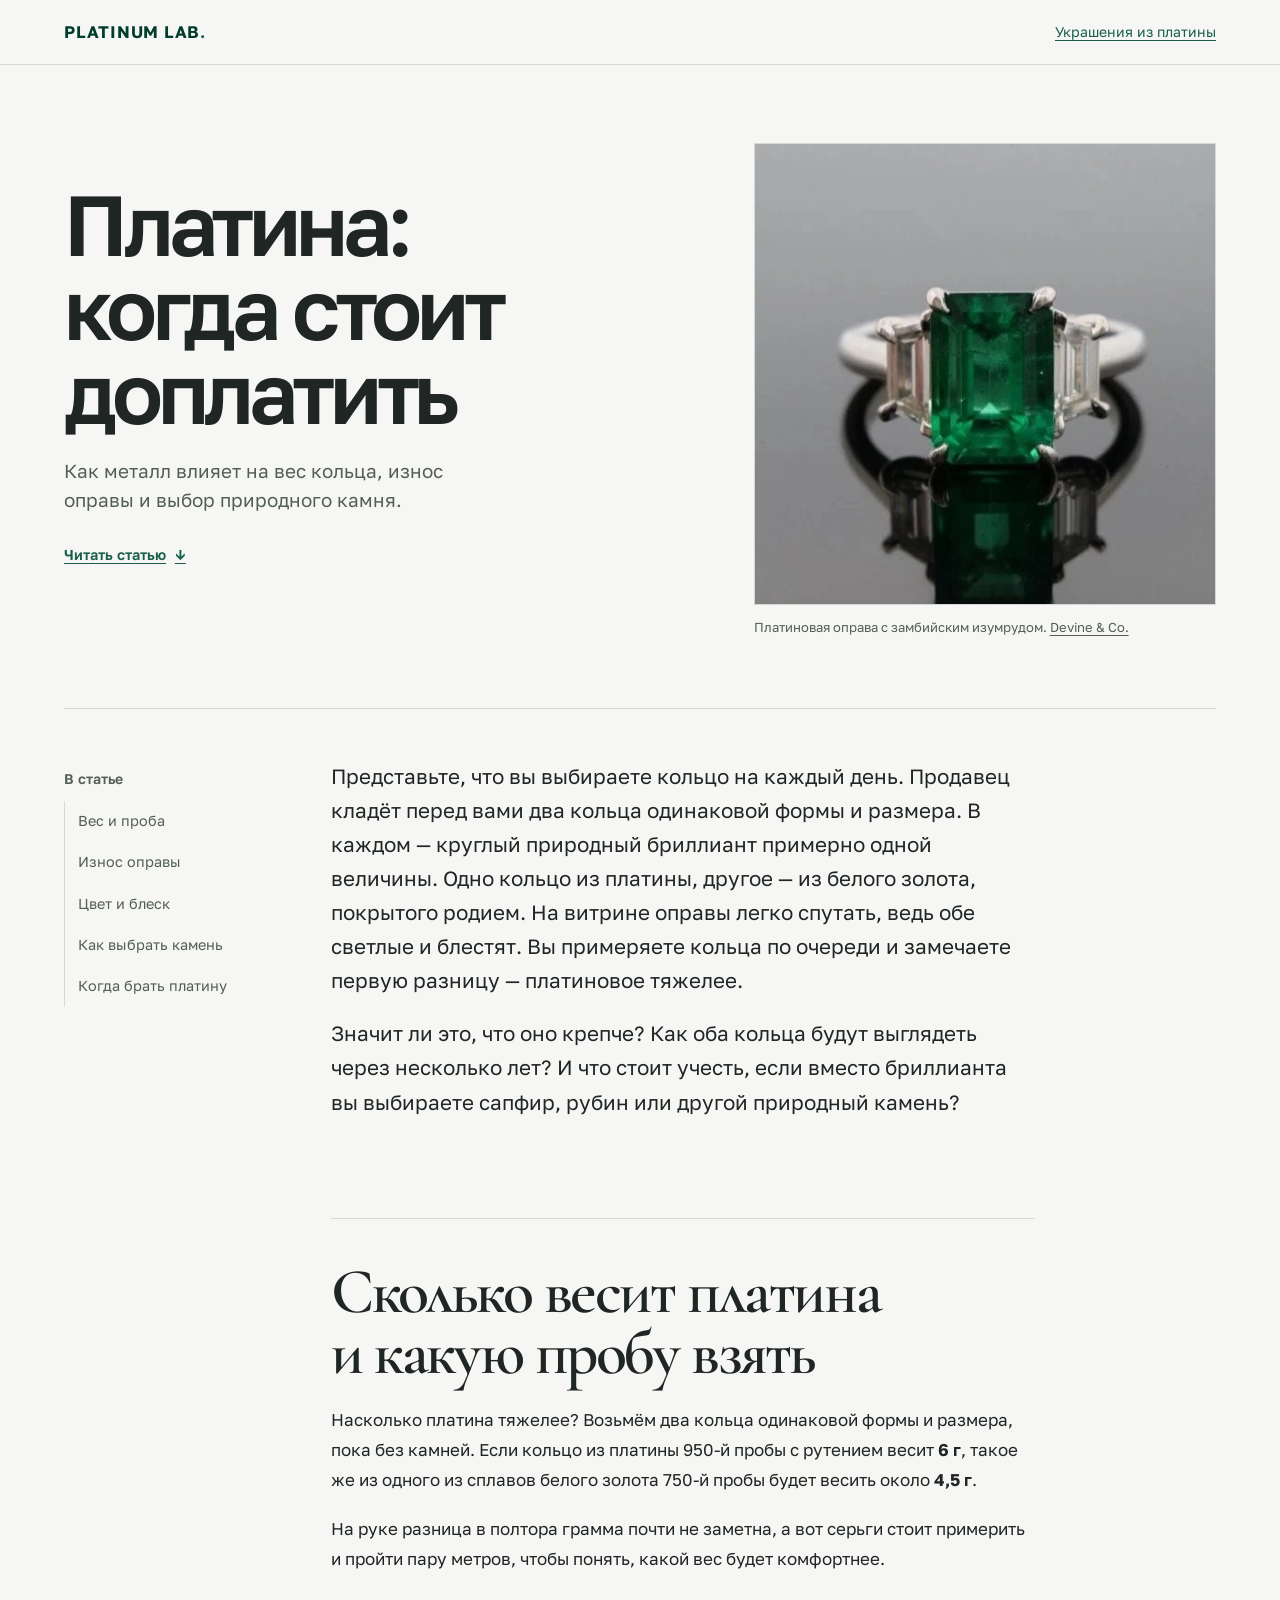
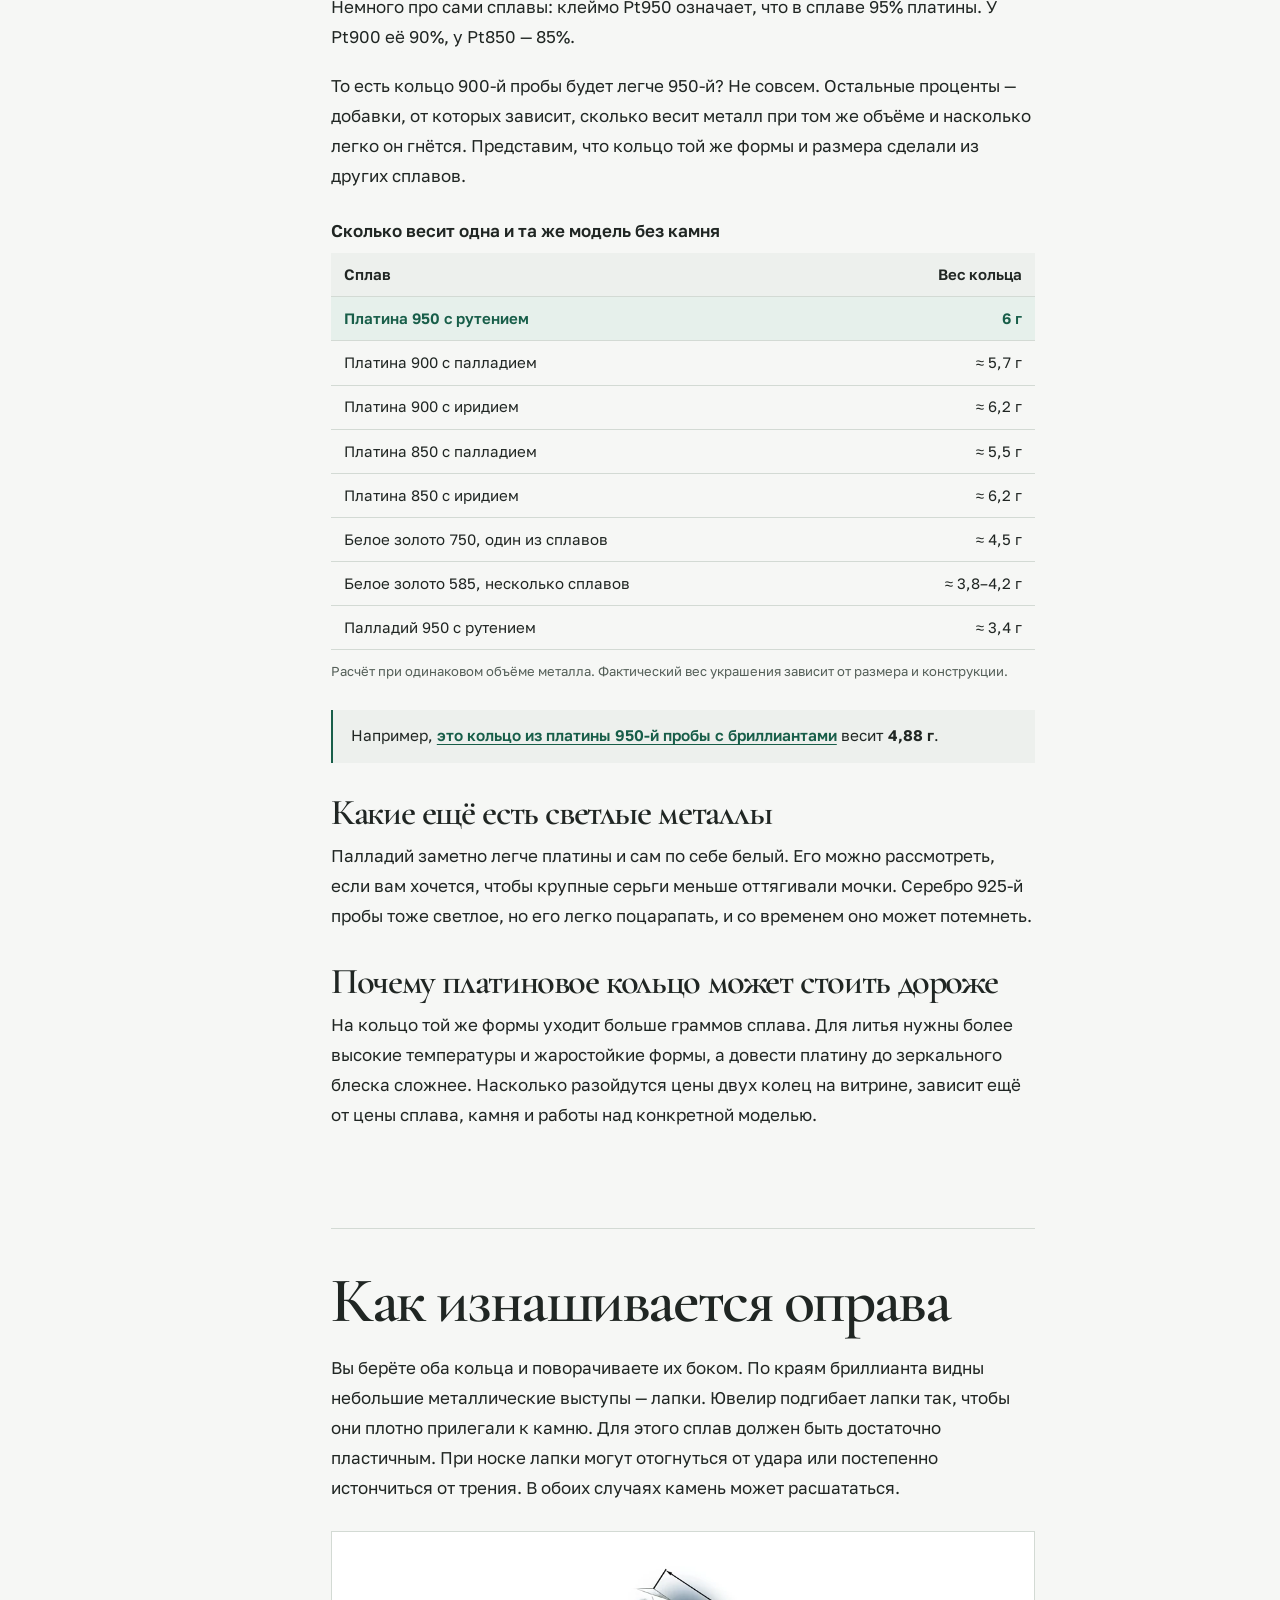
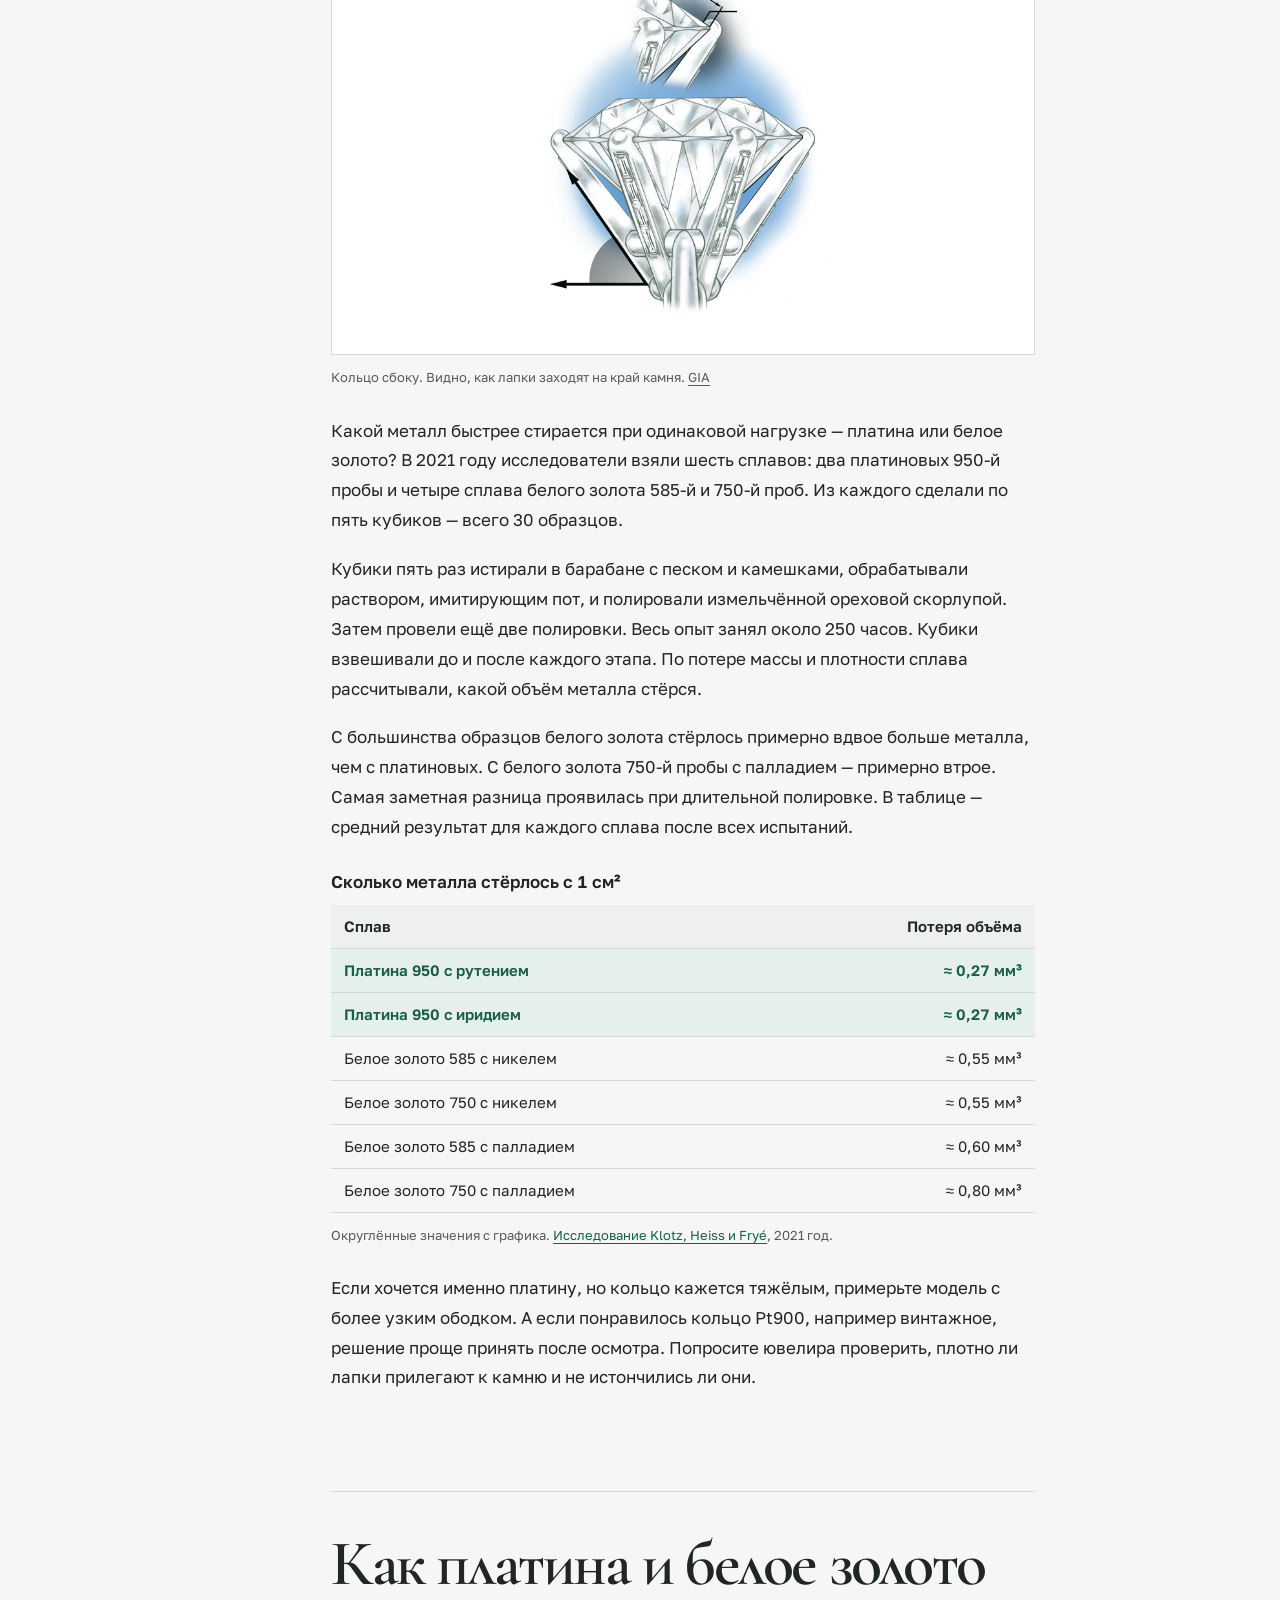
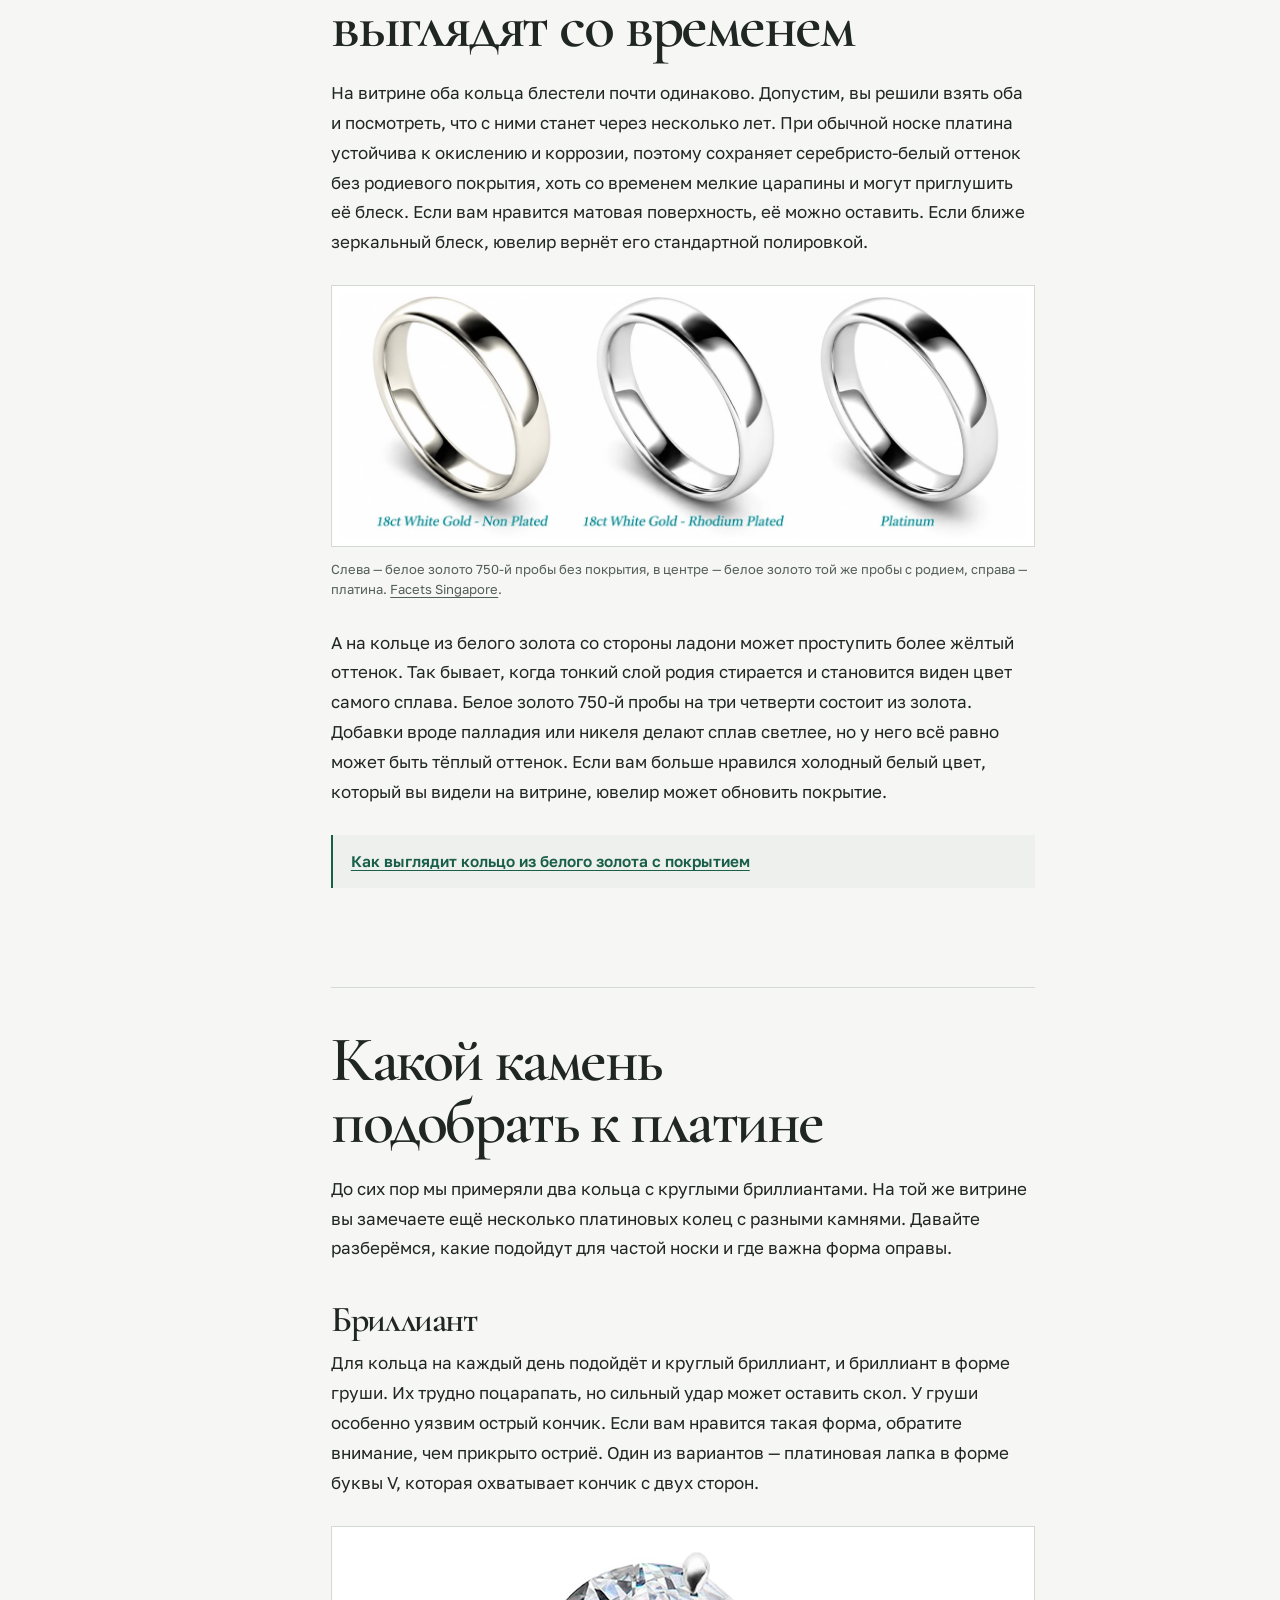
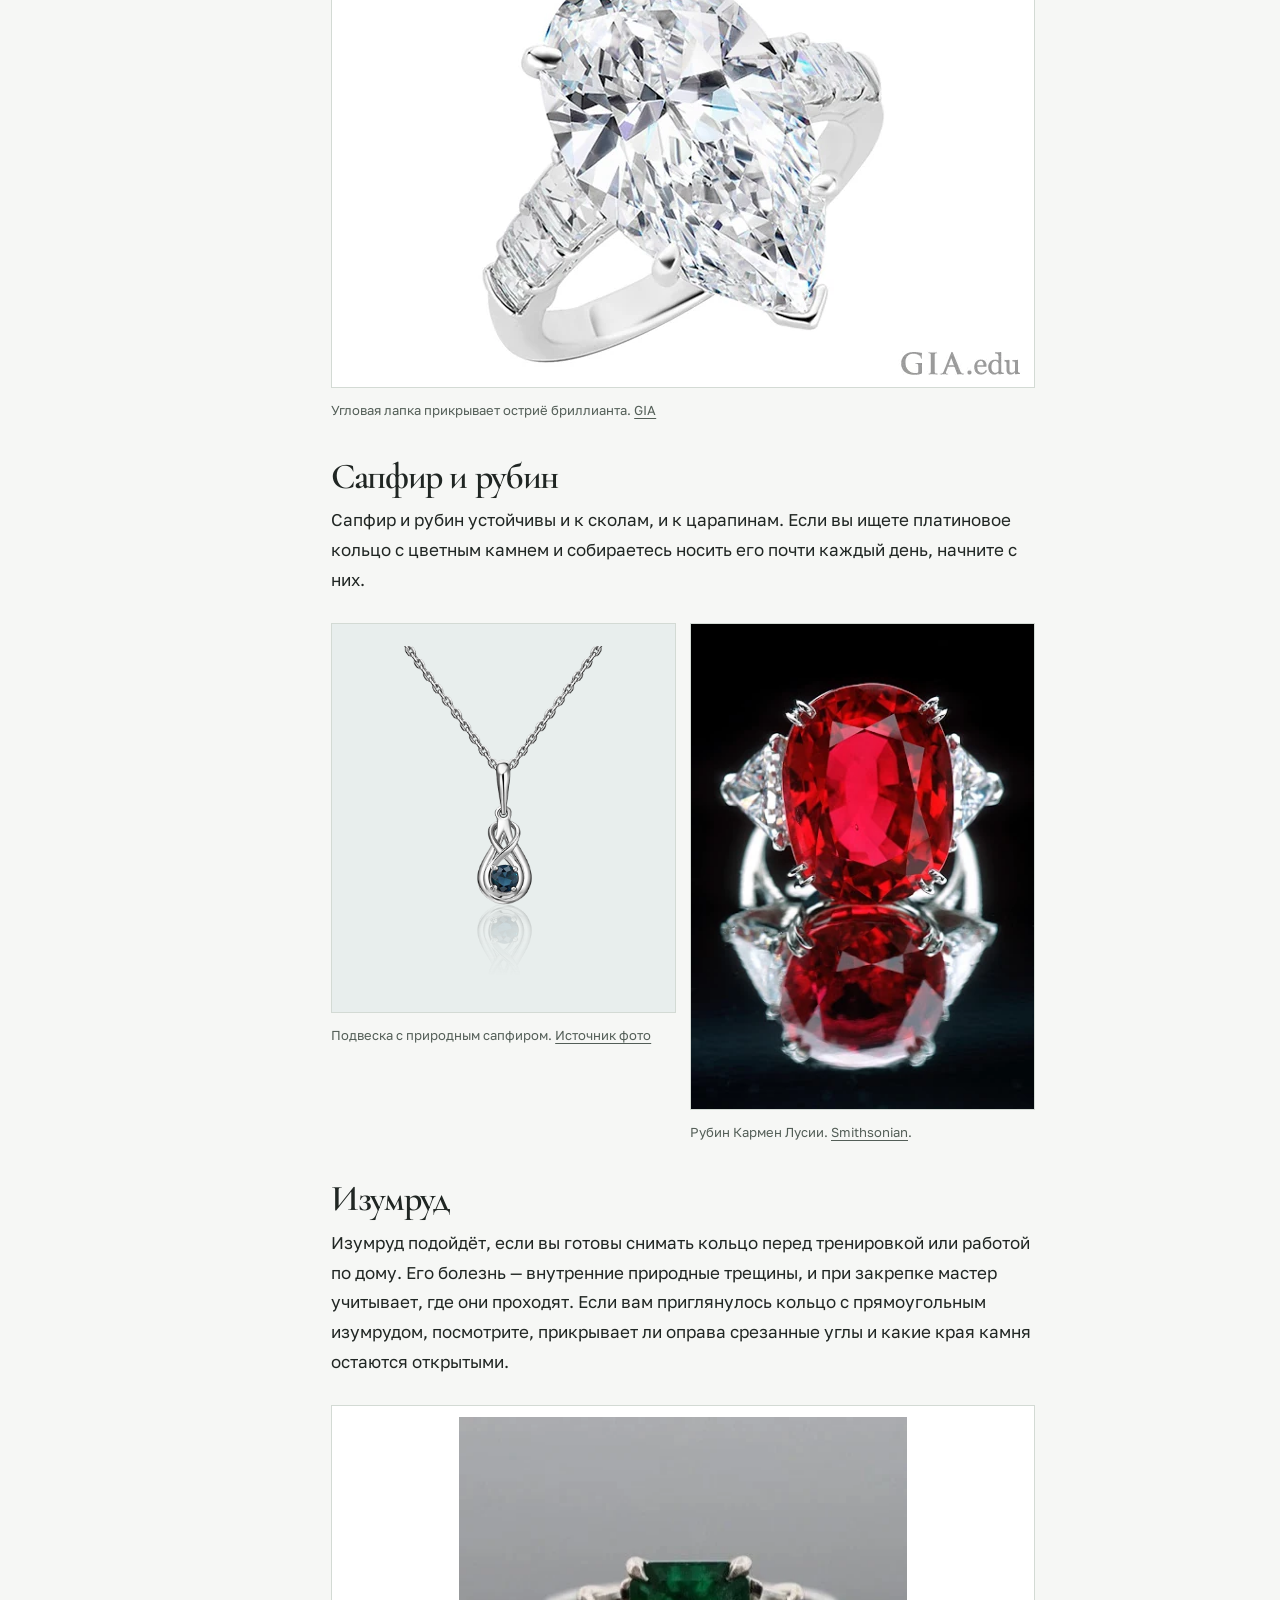
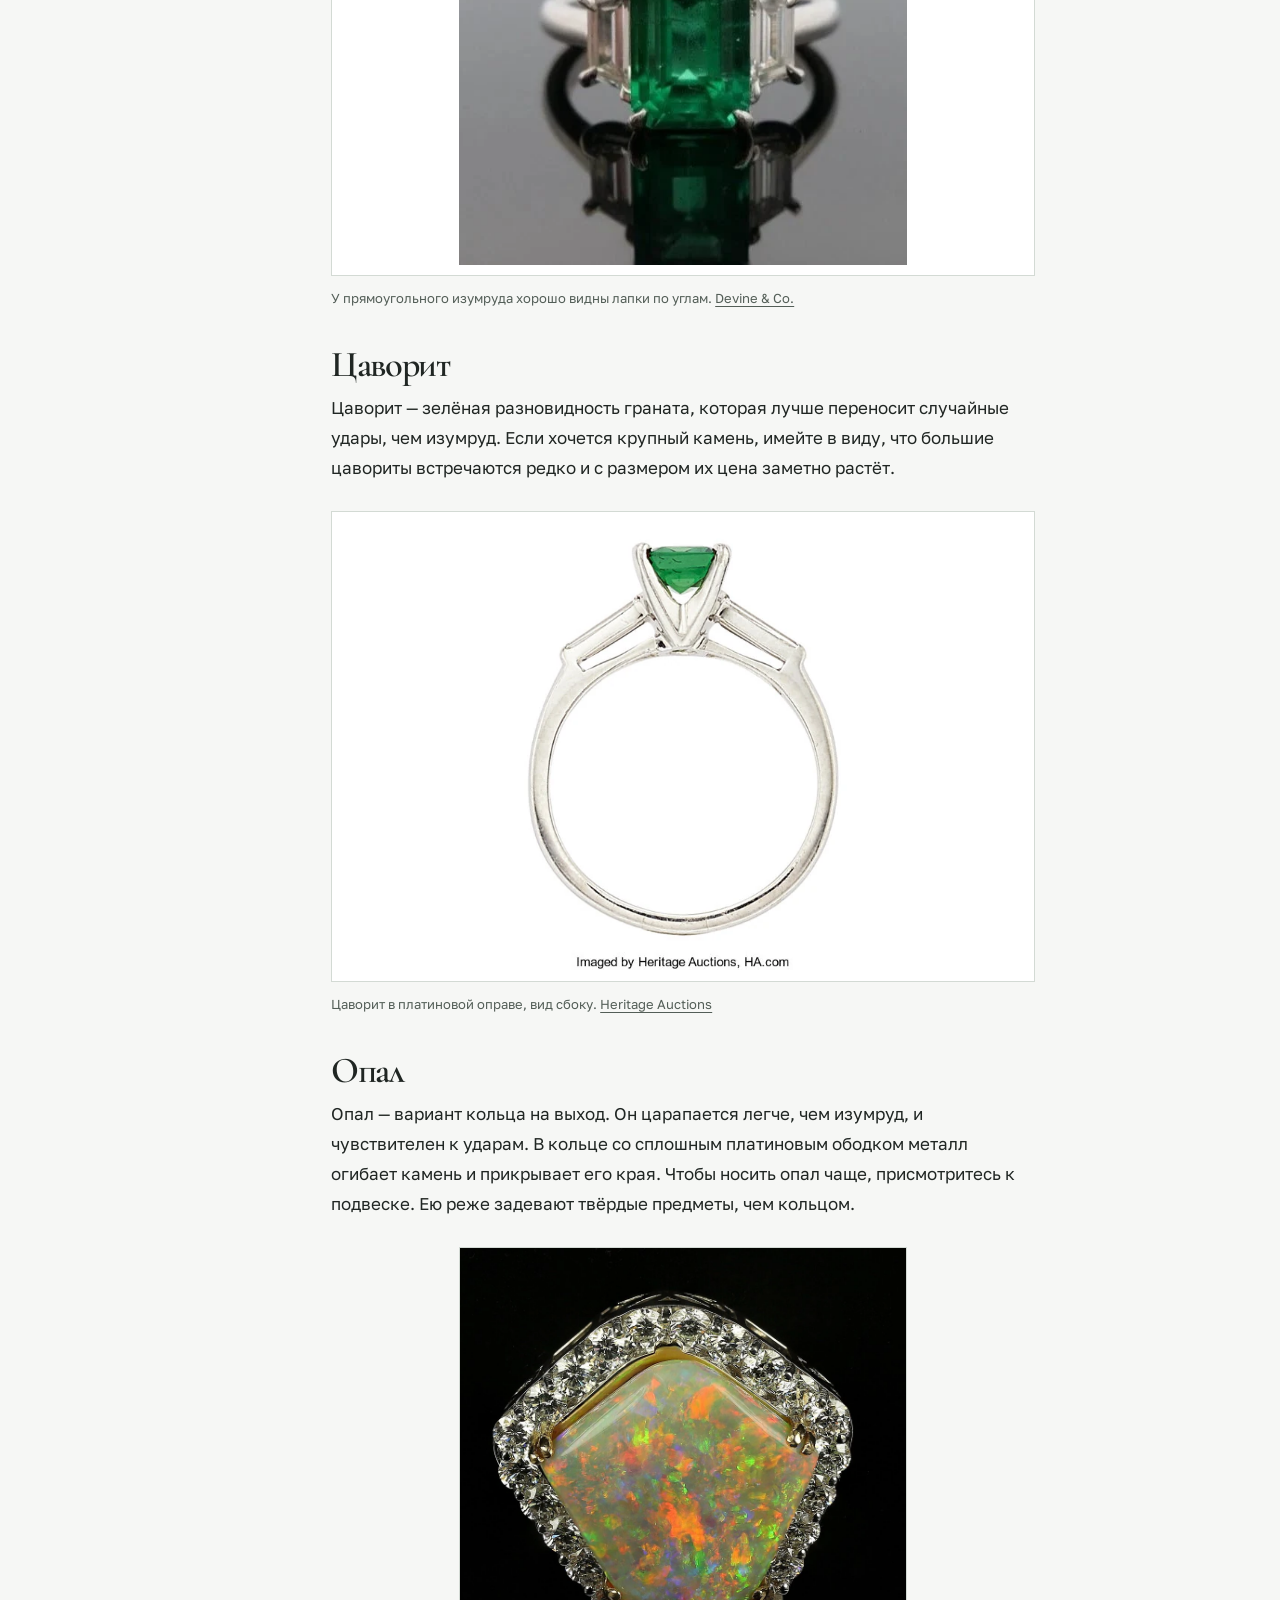
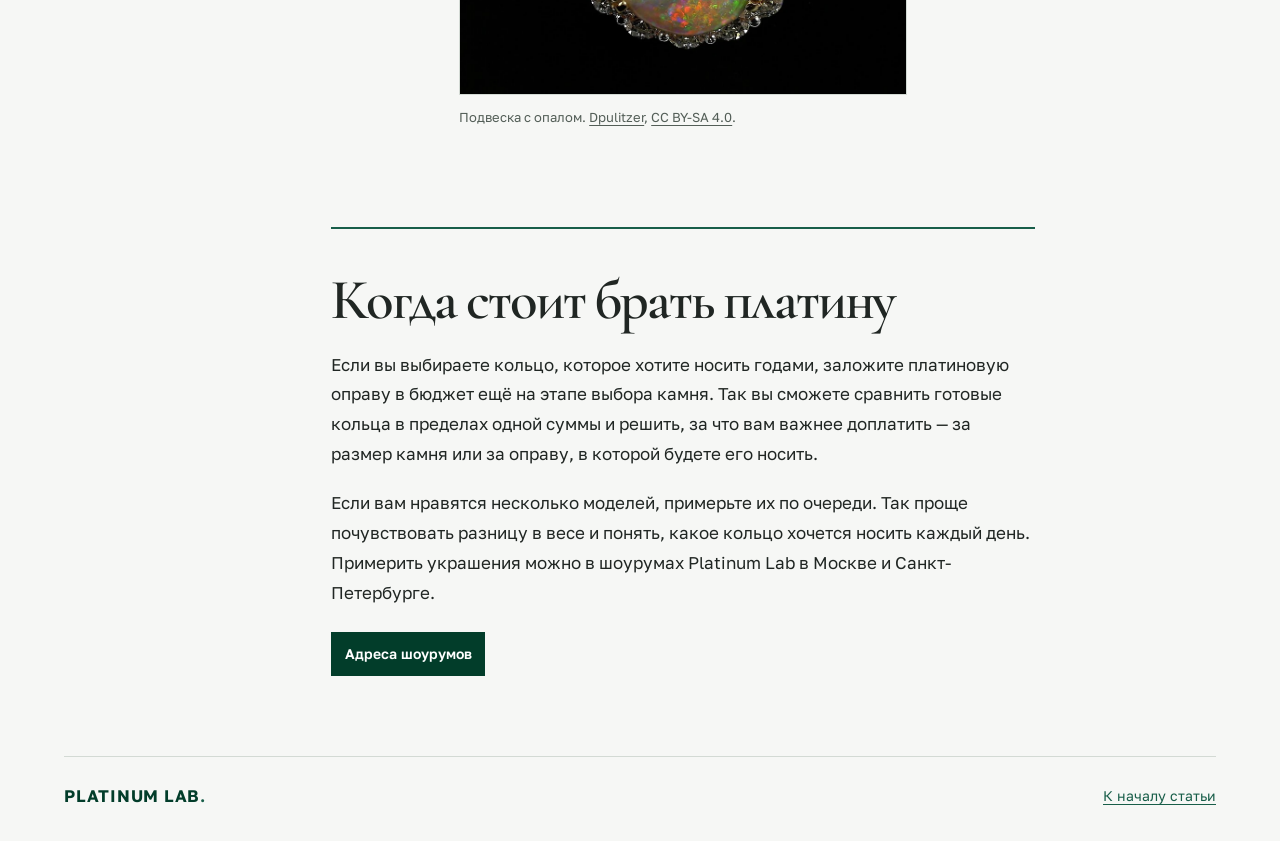
<file: platina-article/index.html>
<!doctype html>
<html lang="ru">
<head>
  <meta charset="utf-8">
  <meta name="viewport" content="width=device-width, initial-scale=1">
  <meta http-equiv="refresh" content="0; url=/platina-ver-1/">
  <link rel="canonical" href="https://yagodkingleb.github.io/platina-ver-1/">
  <title>Платина: когда стоит доплатить</title>
  <script>
    const destination = new URL("/platina-ver-1/", location.origin);
    destination.search = location.search;
    destination.hash = location.hash;
    location.replace(destination);
  </script>
</head>
<body>
  <p>Статья переехала. <a href="/platina-ver-1/">Открыть новый адрес</a>.</p>
</body>
</html>
</file>
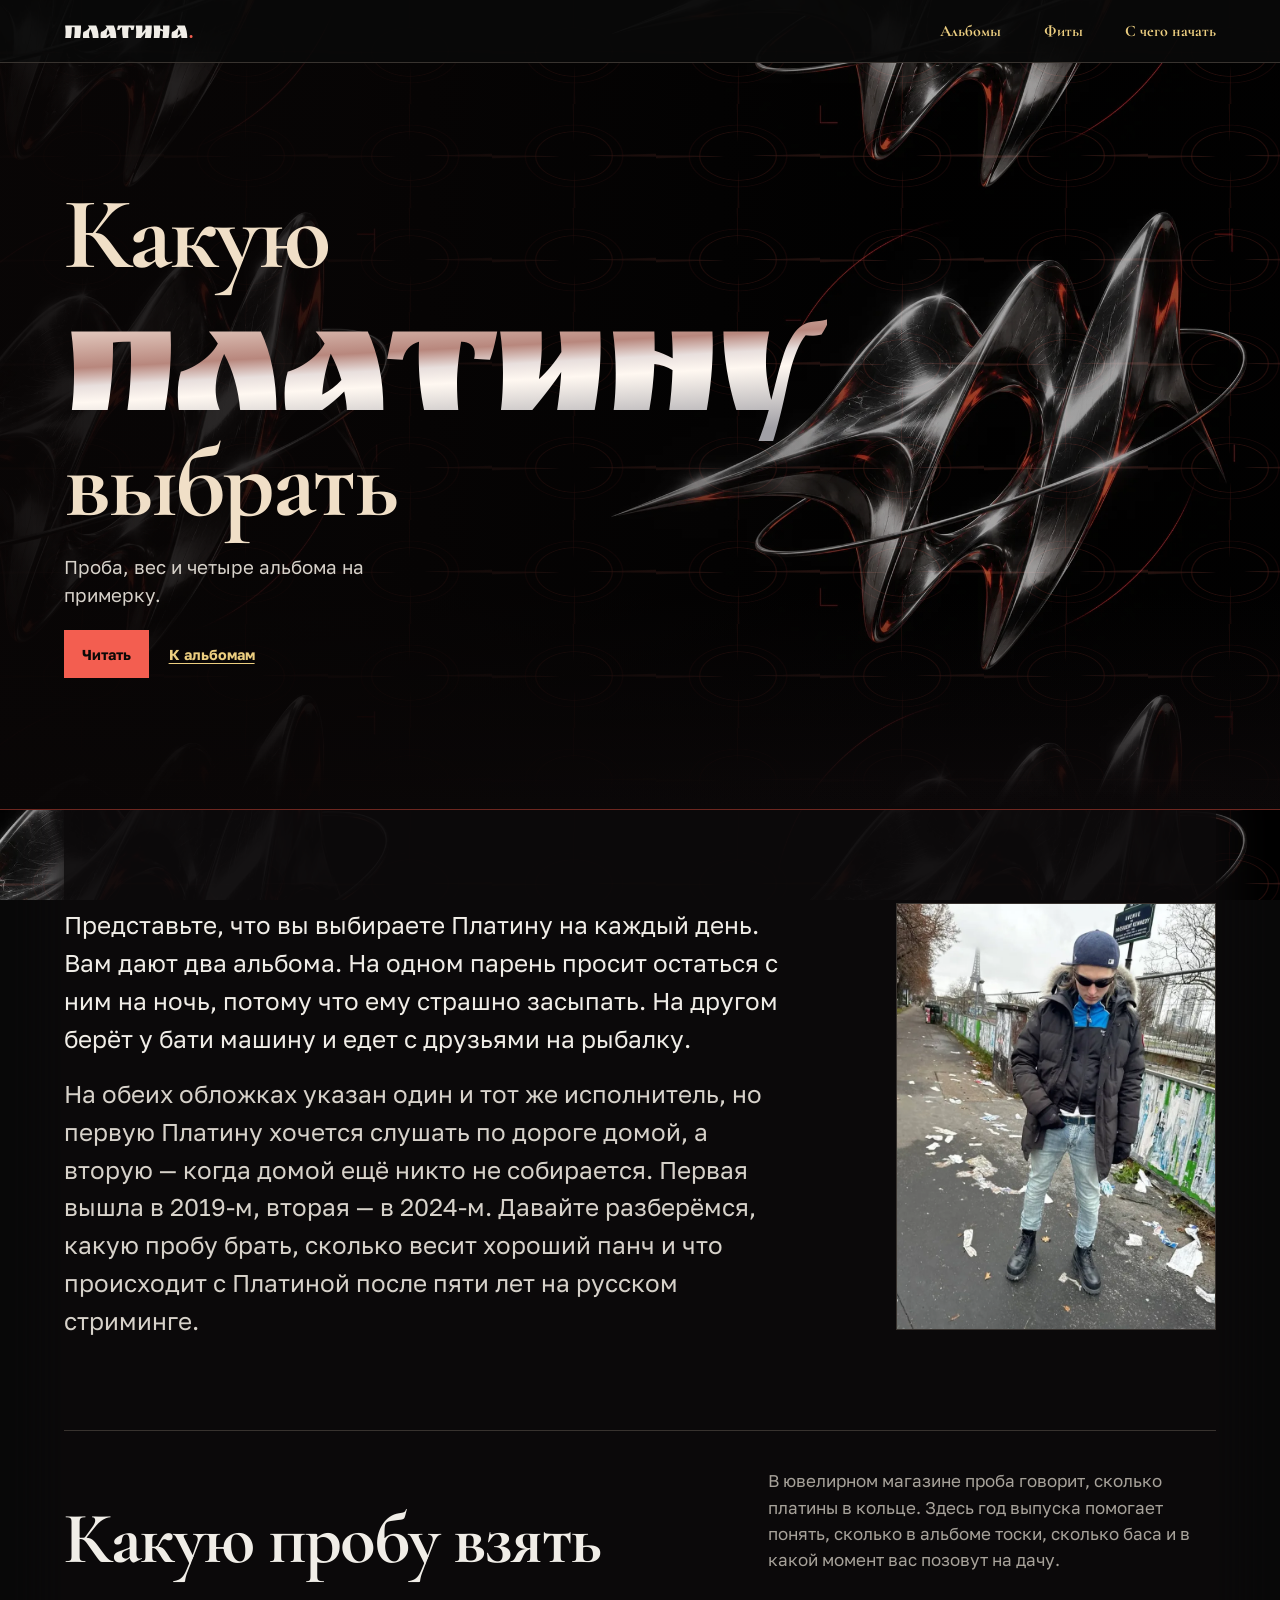
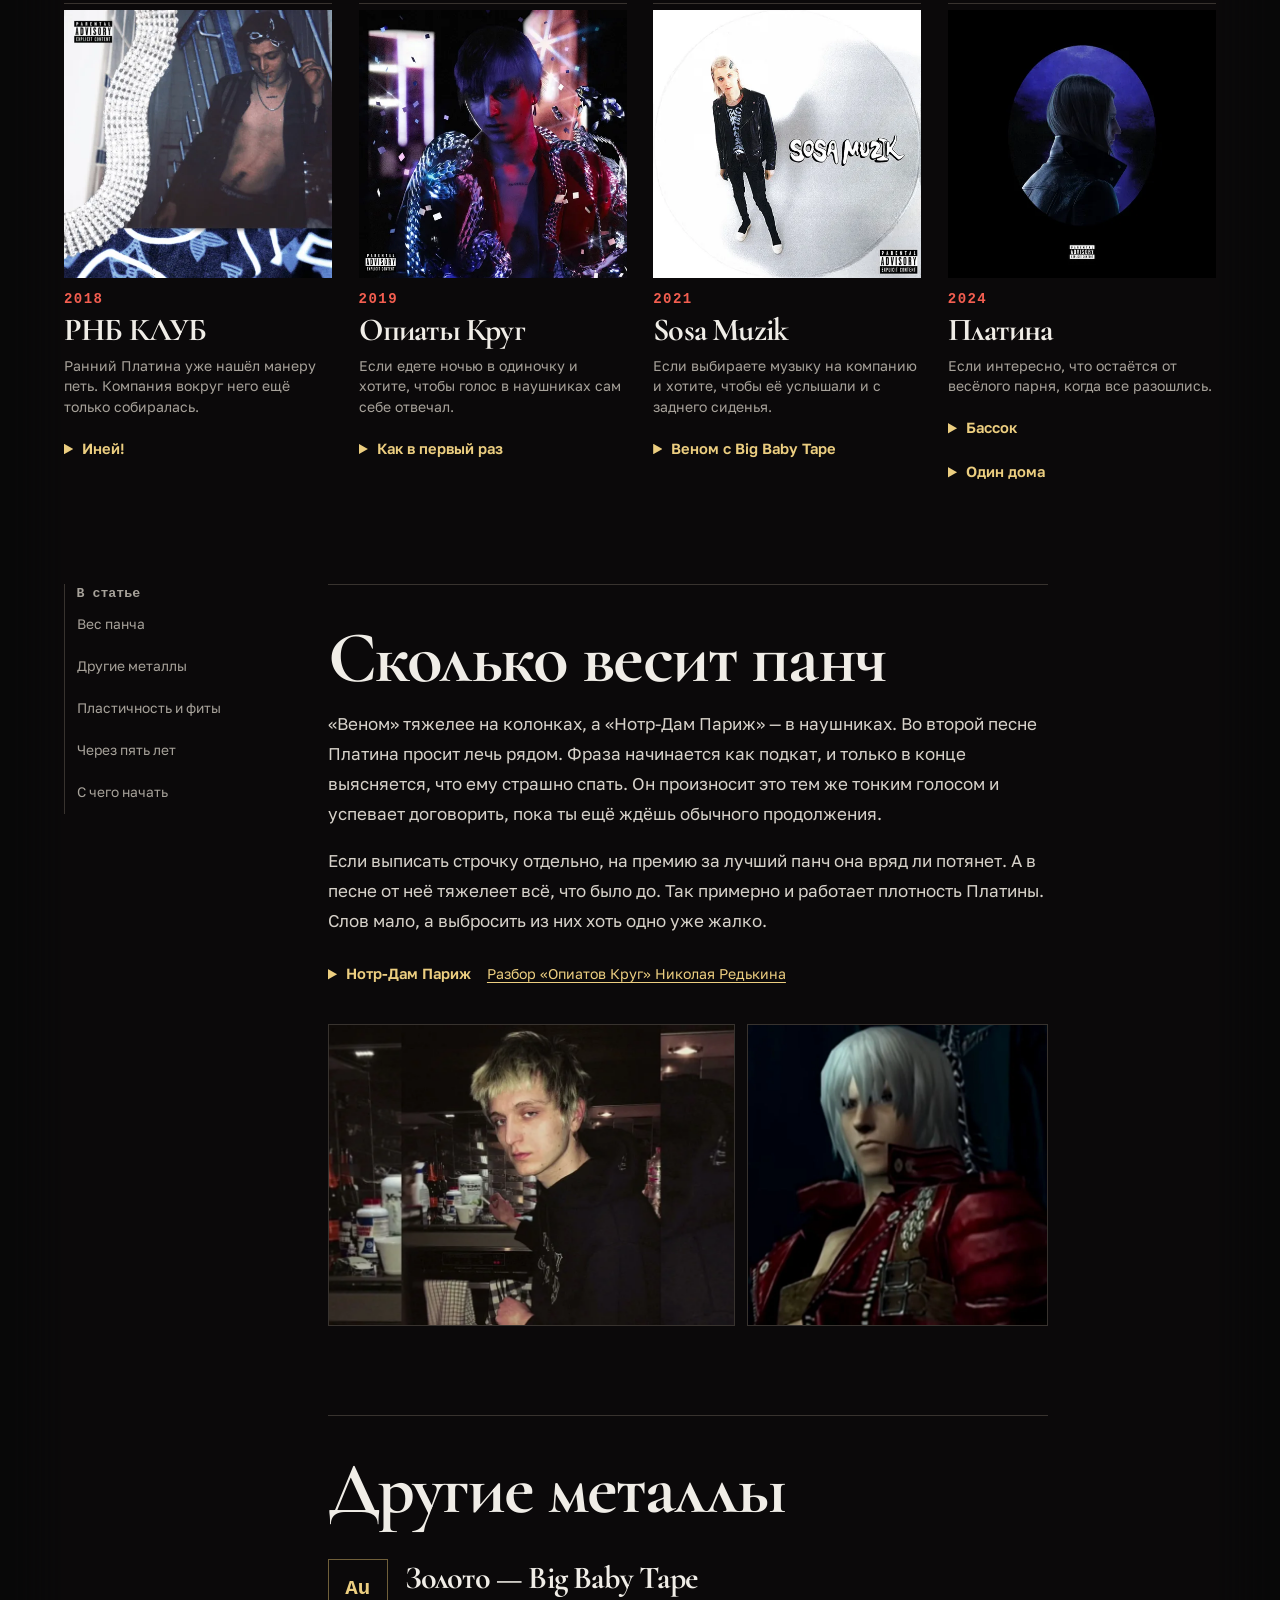
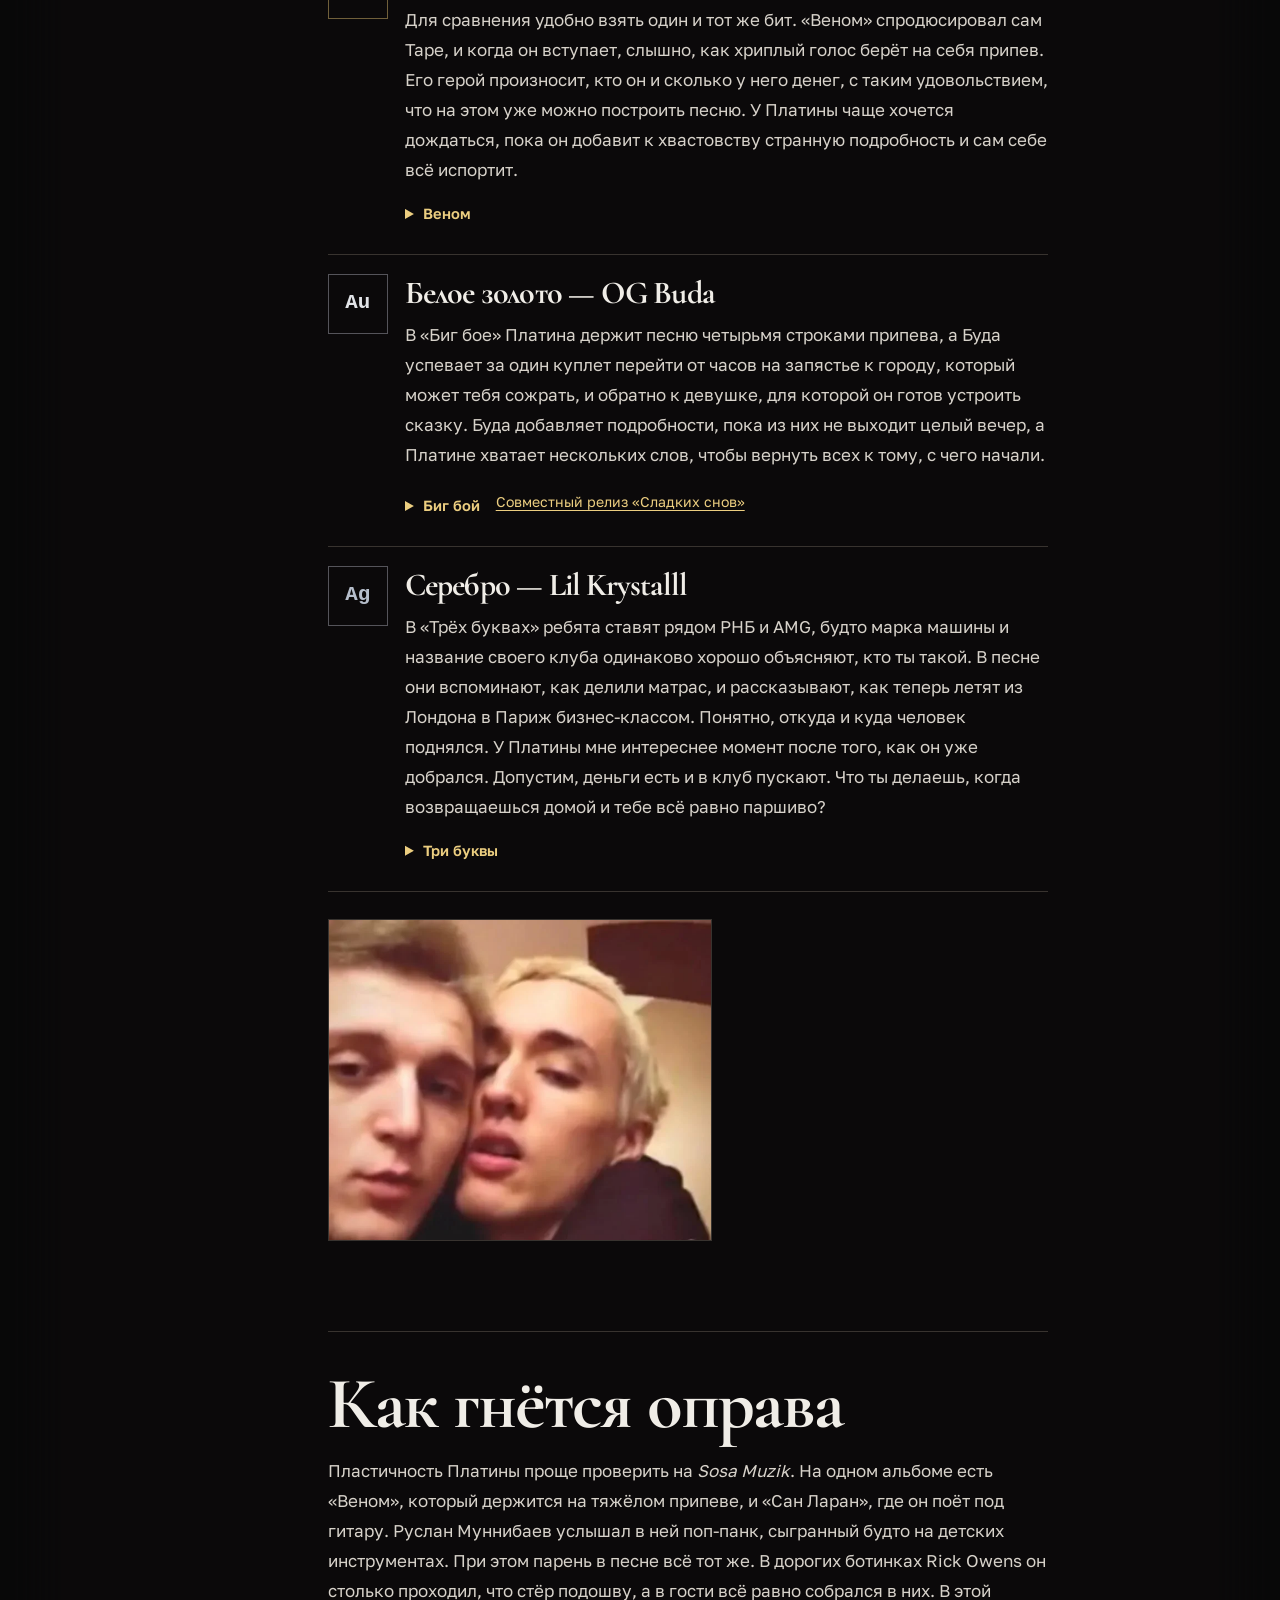
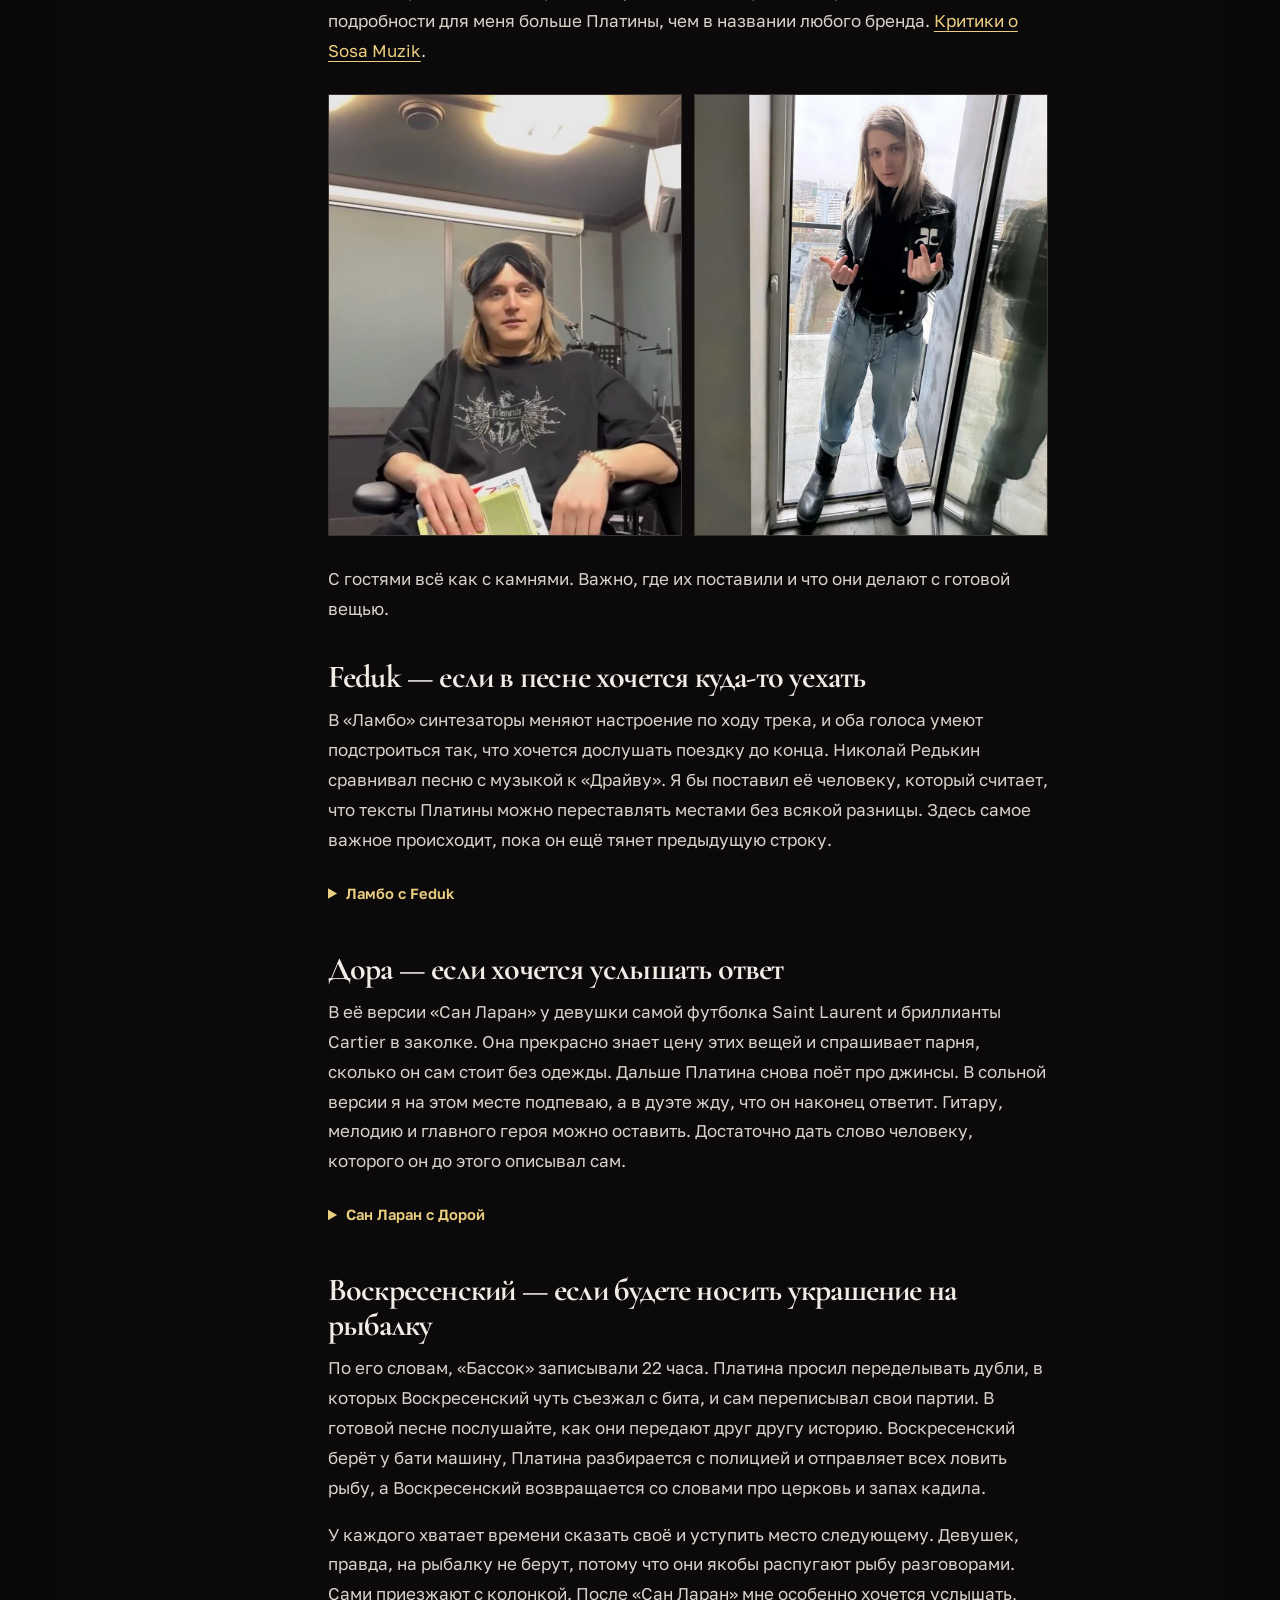
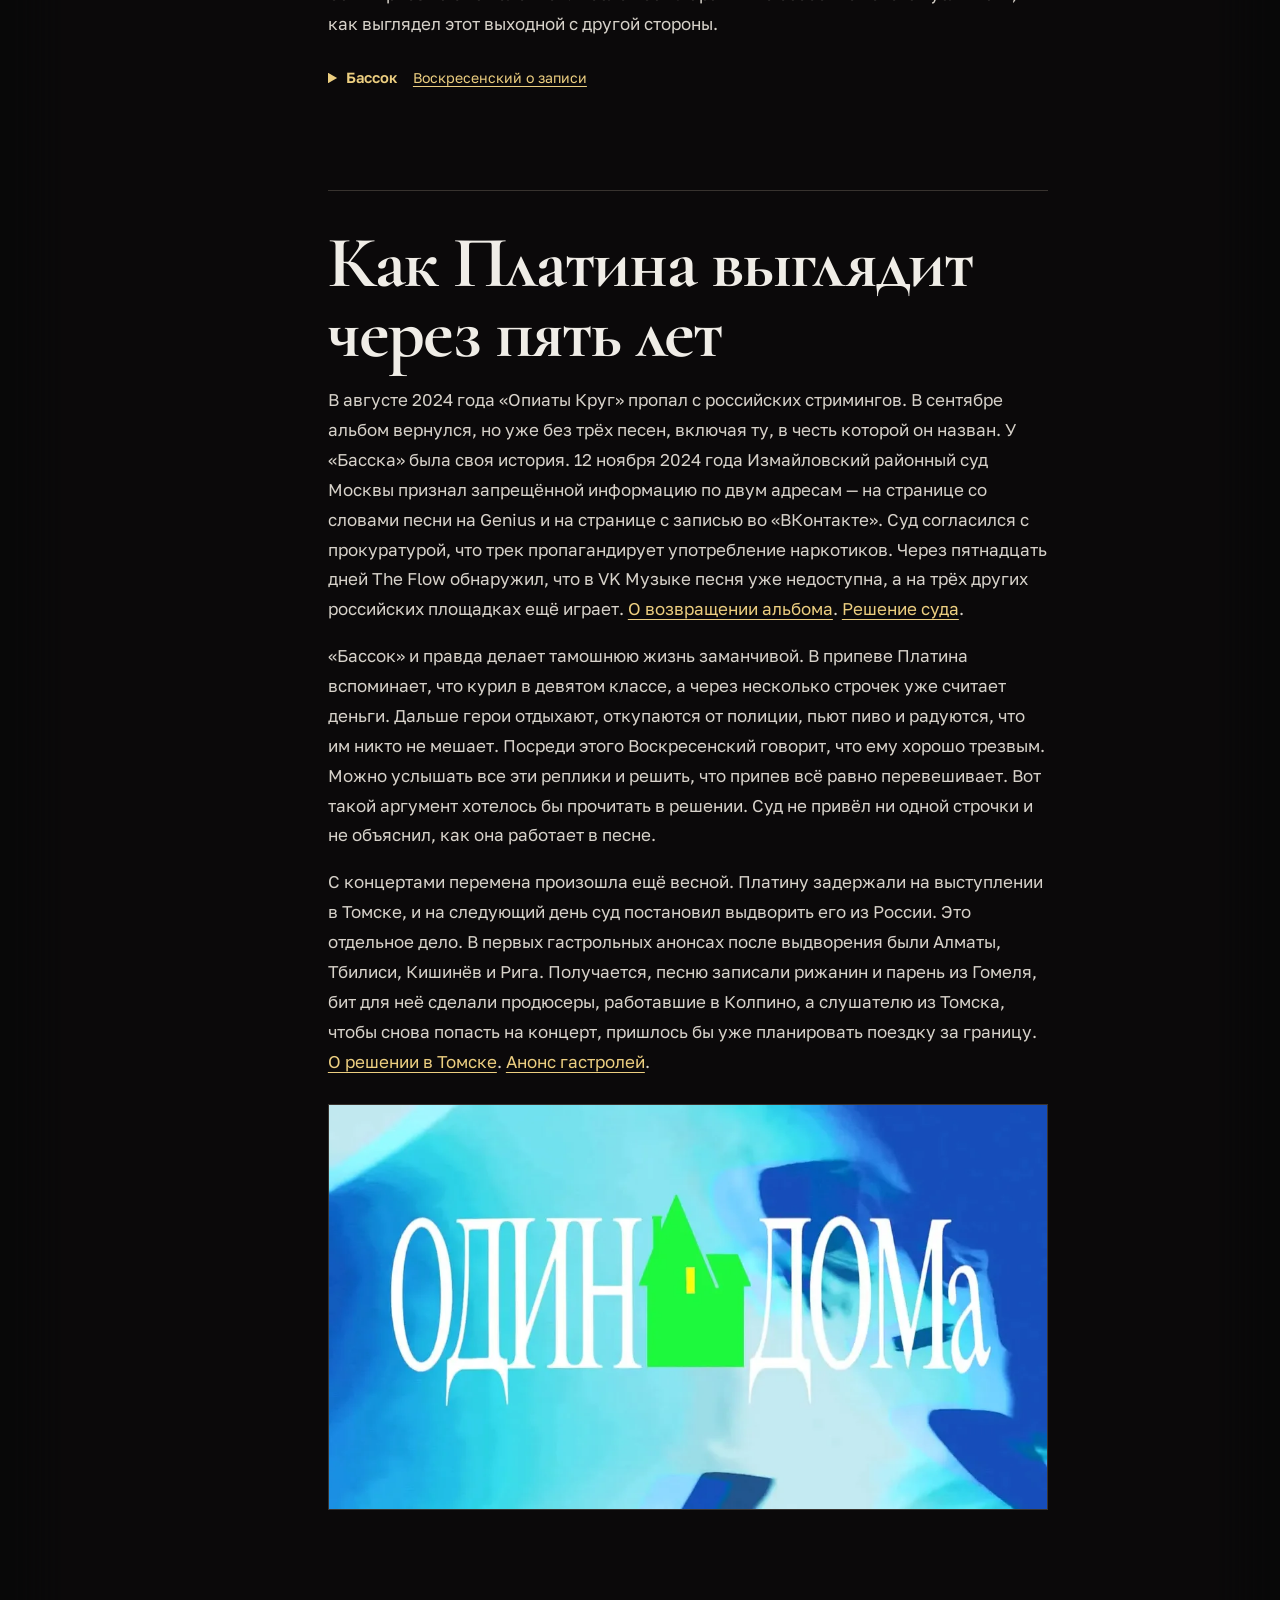
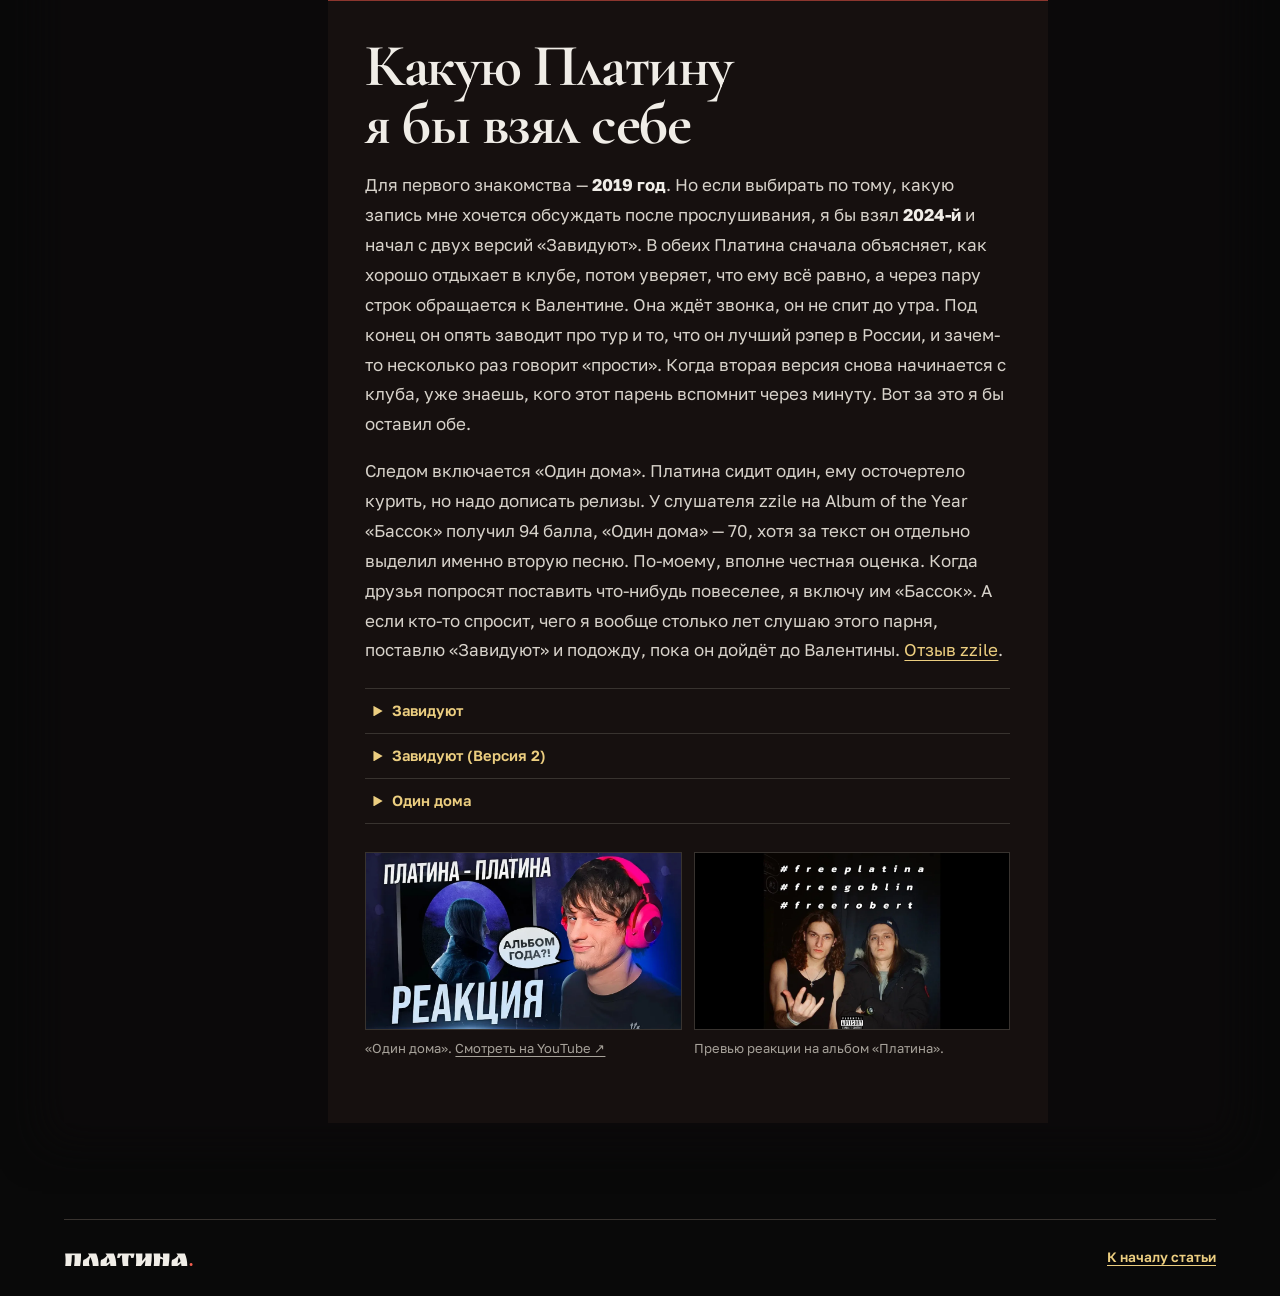
<file: platina-music/index.html>
<!doctype html>
<html lang="ru">
<head>
  <meta charset="utf-8">
  <meta name="viewport" content="width=device-width, initial-scale=1">
  <meta http-equiv="refresh" content="0; url=/platina-ver-2/">
  <link rel="canonical" href="https://yagodkingleb.github.io/platina-ver-2/">
  <title>Какую Платину выбрать</title>
  <script>
    const destination = new URL("/platina-ver-2/", location.origin);
    destination.search = location.search;
    destination.hash = location.hash;
    location.replace(destination);
  </script>
</head>
<body>
  <p>Статья переехала. <a href="/platina-ver-2/">Открыть новый адрес</a>.</p>
</body>
</html>
</file>
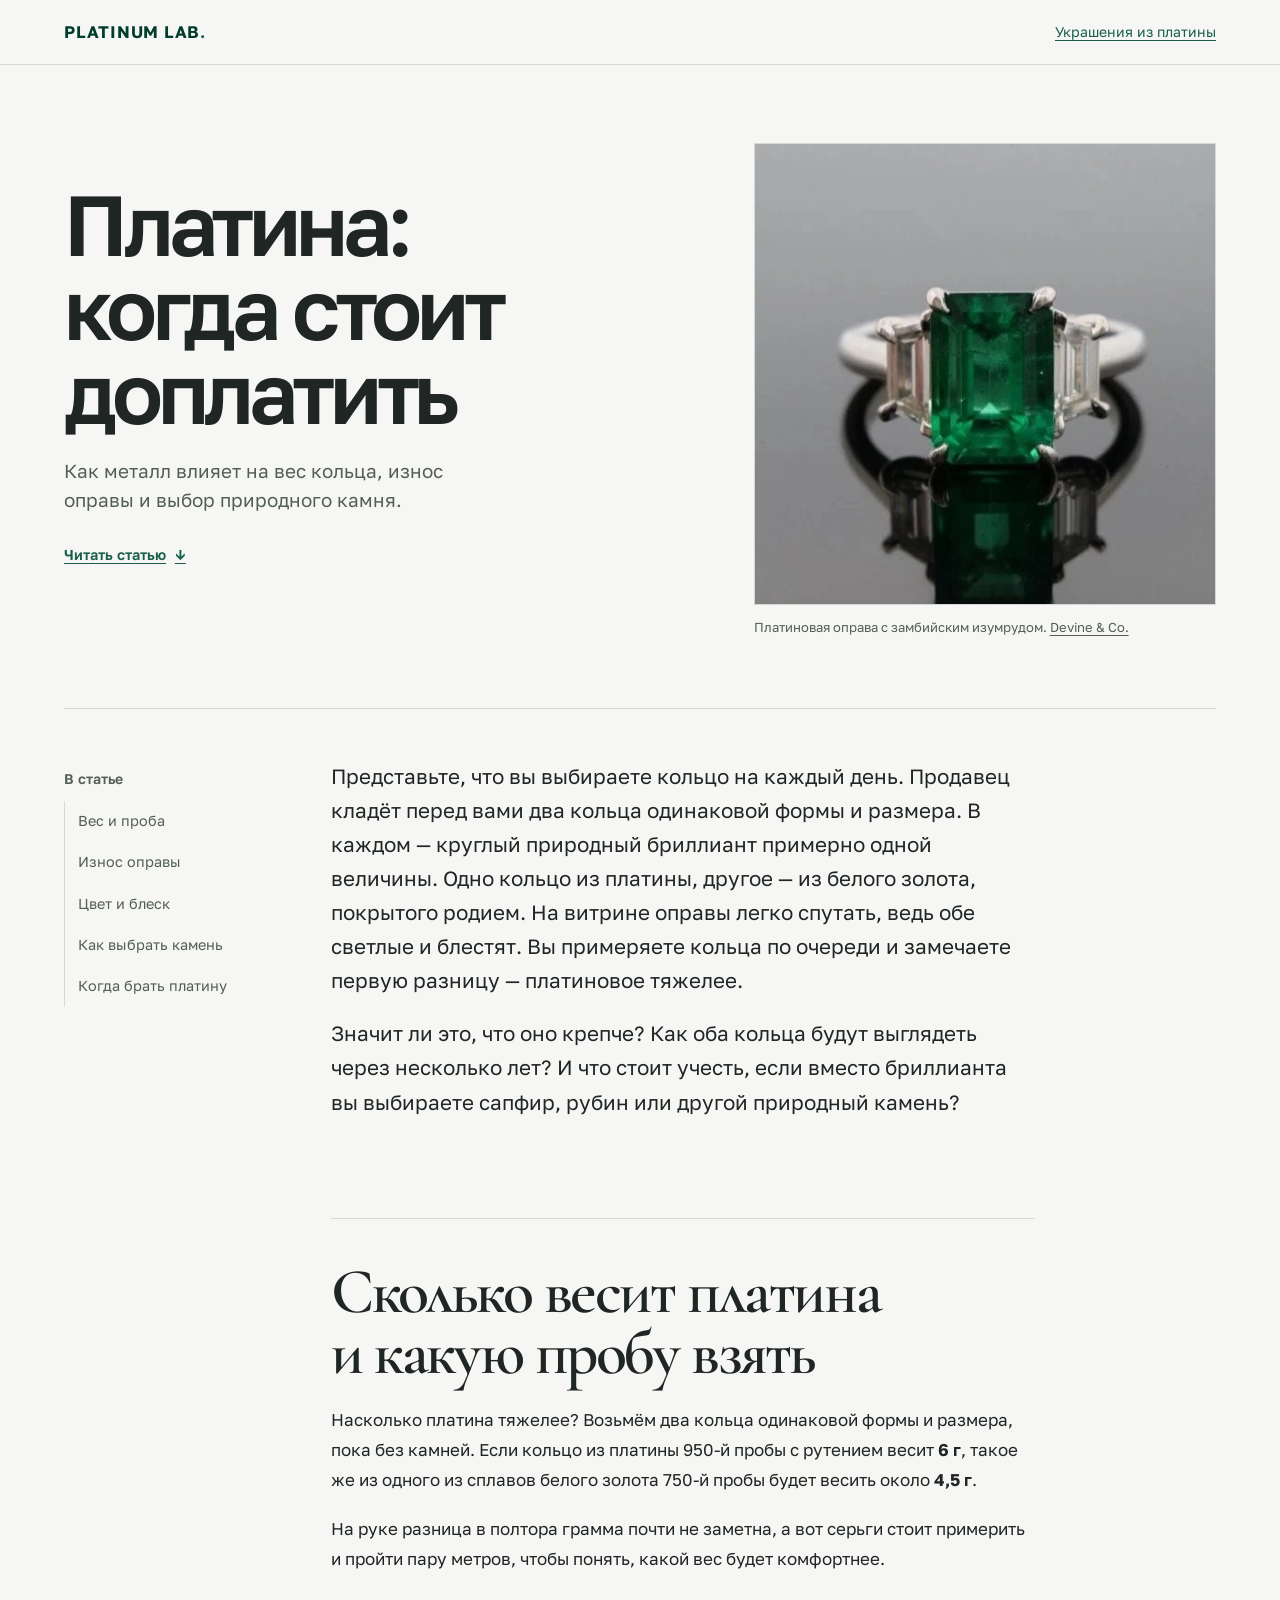
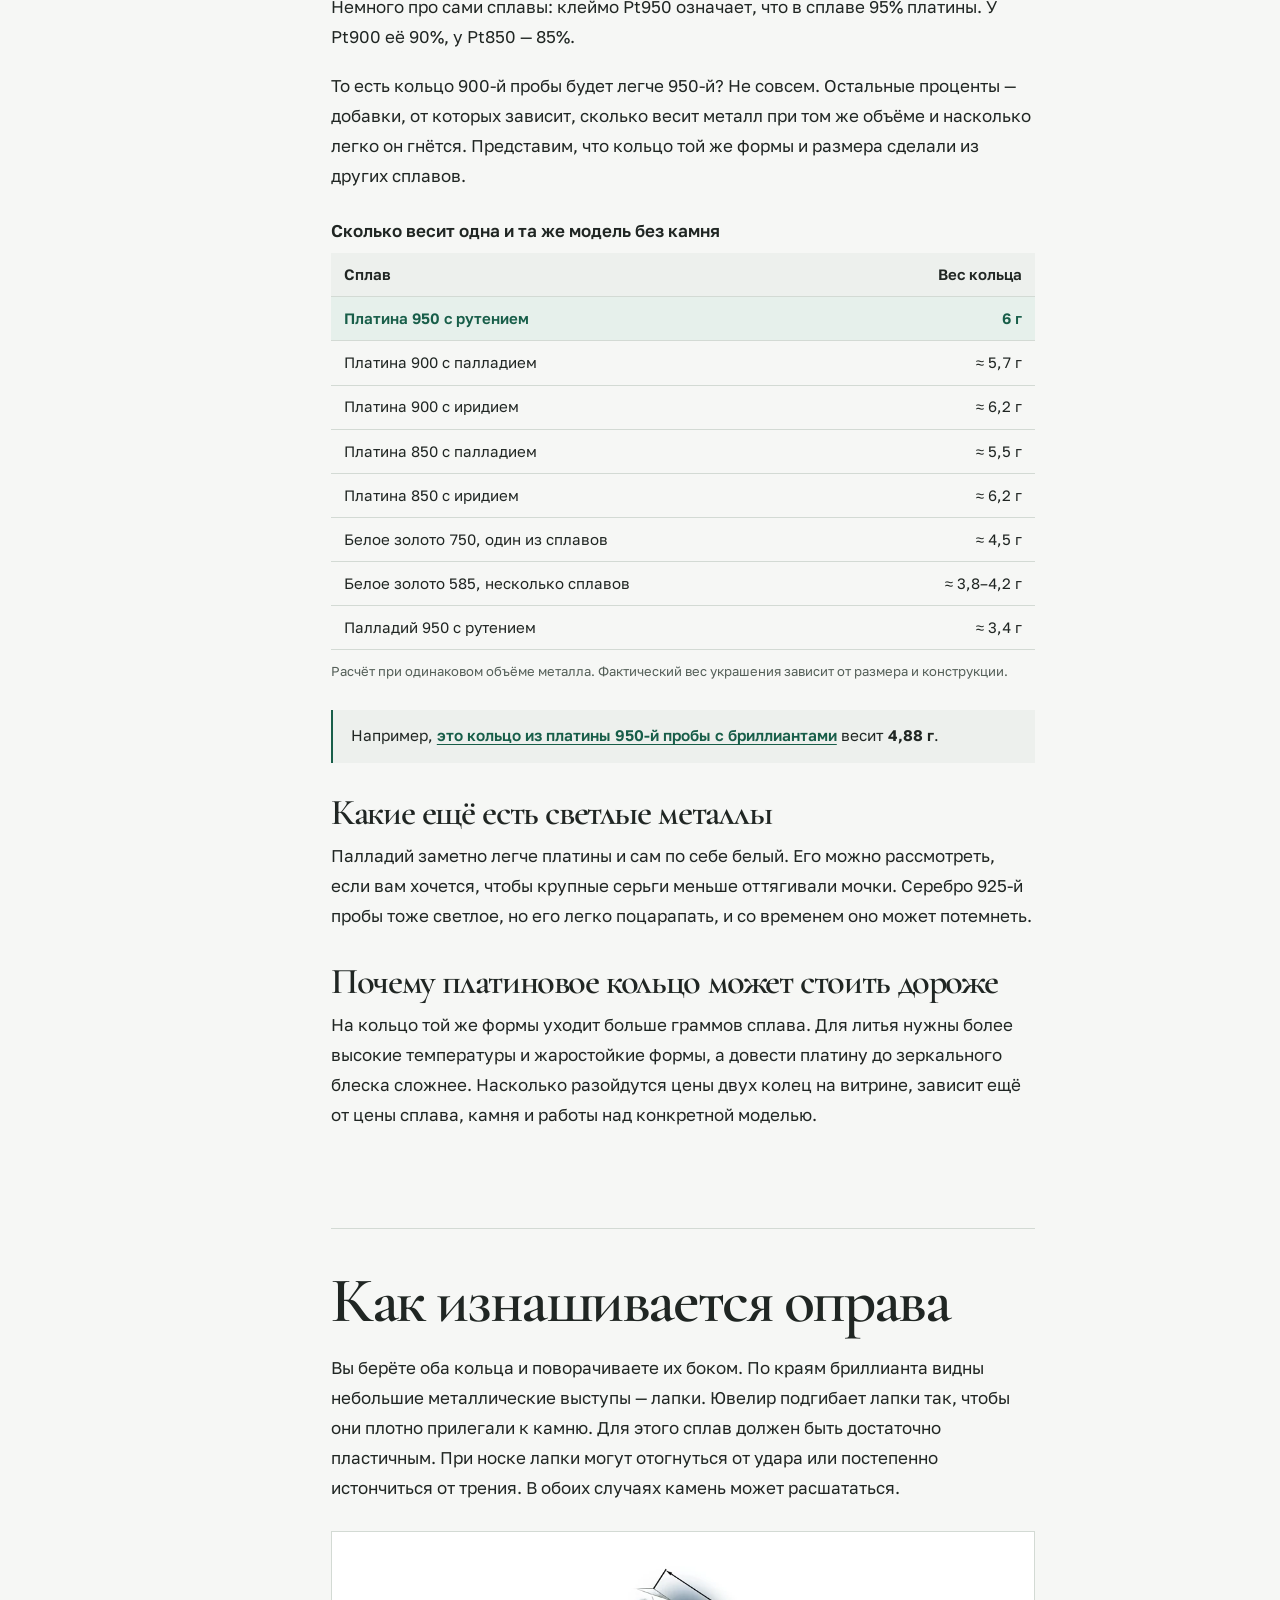
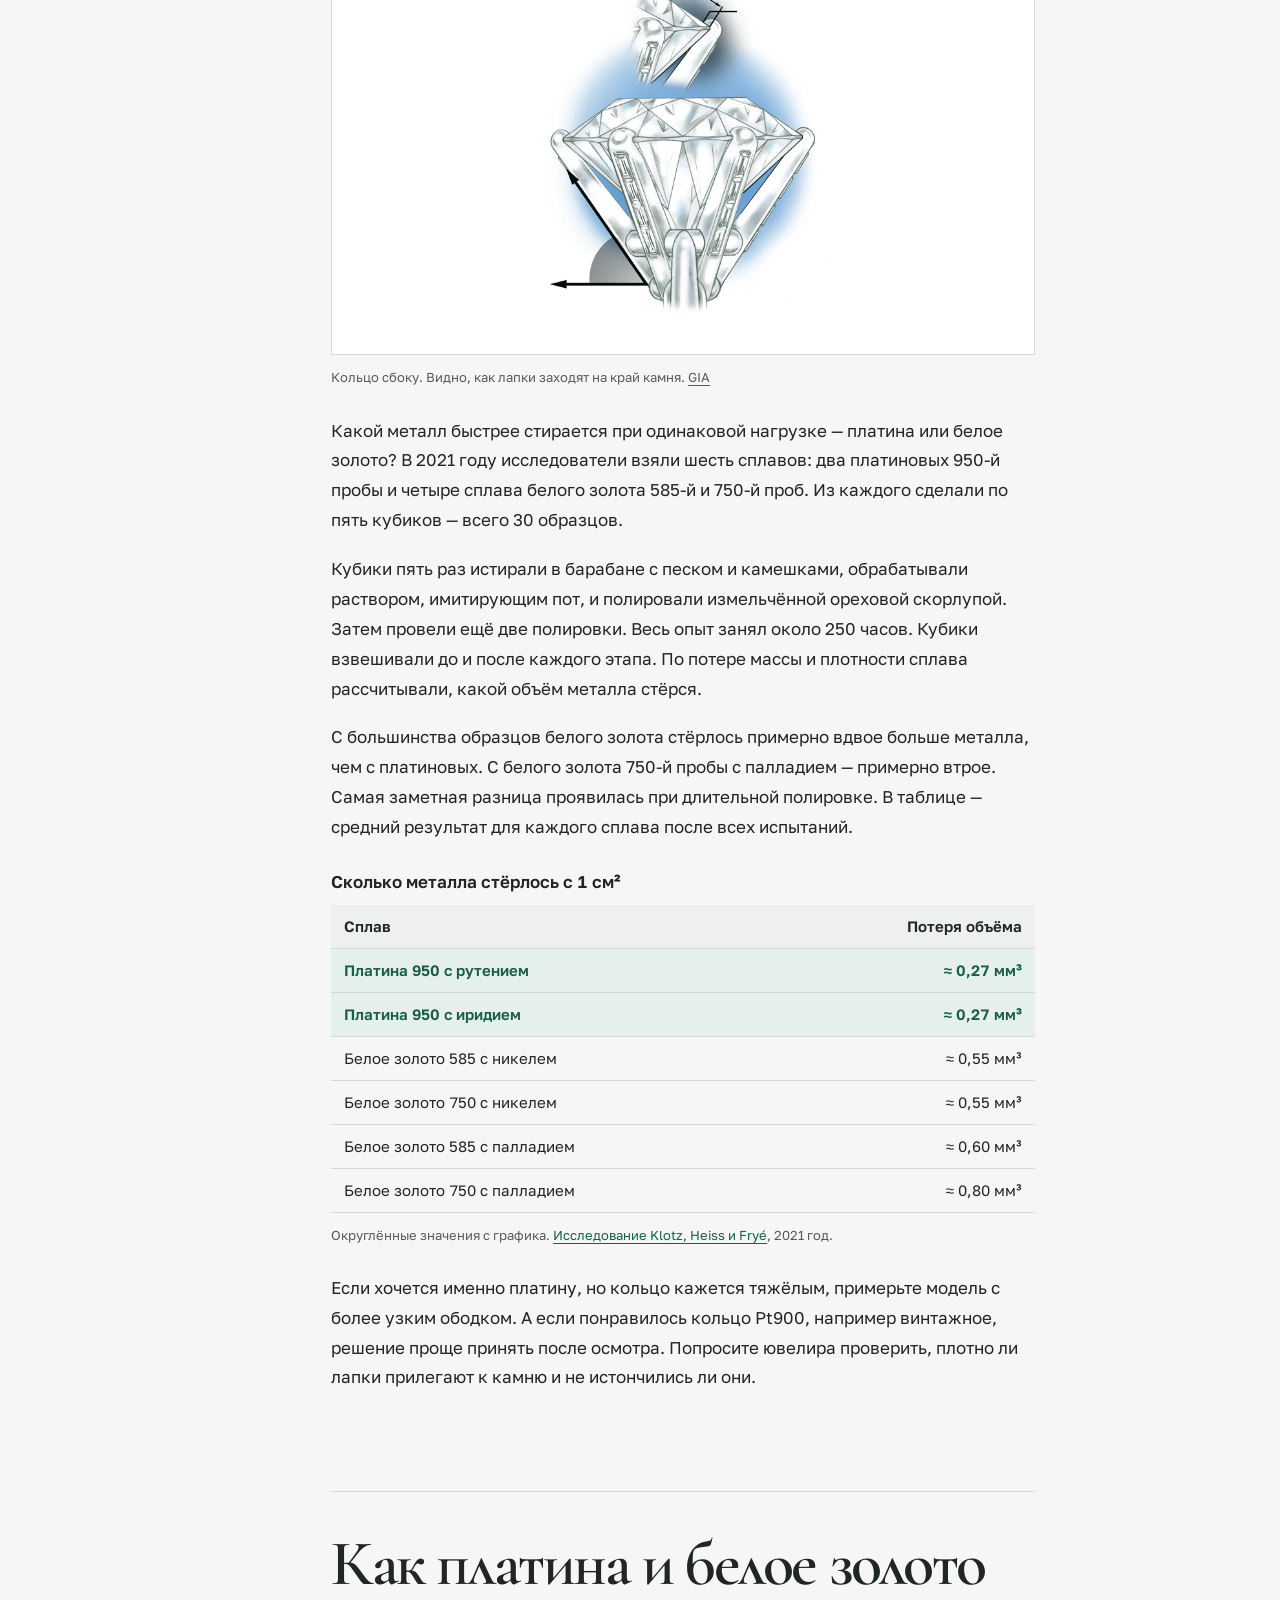
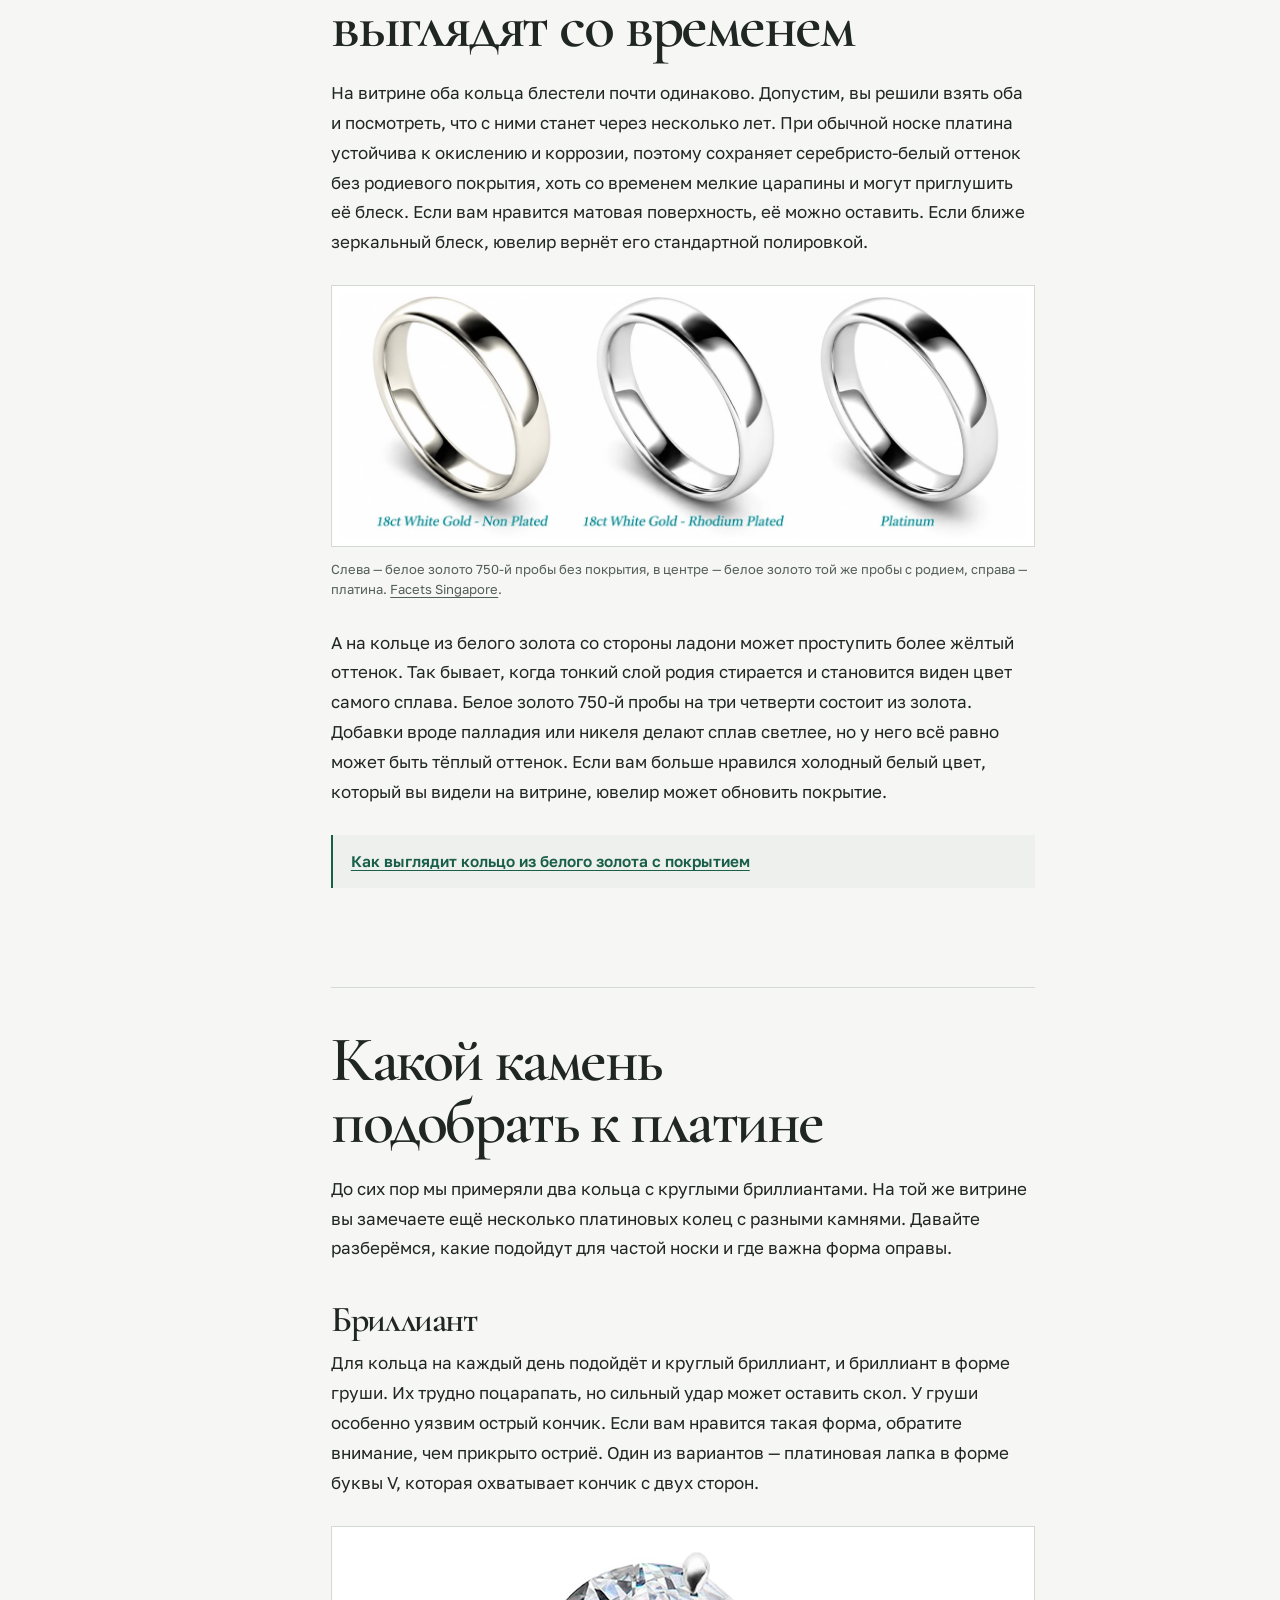
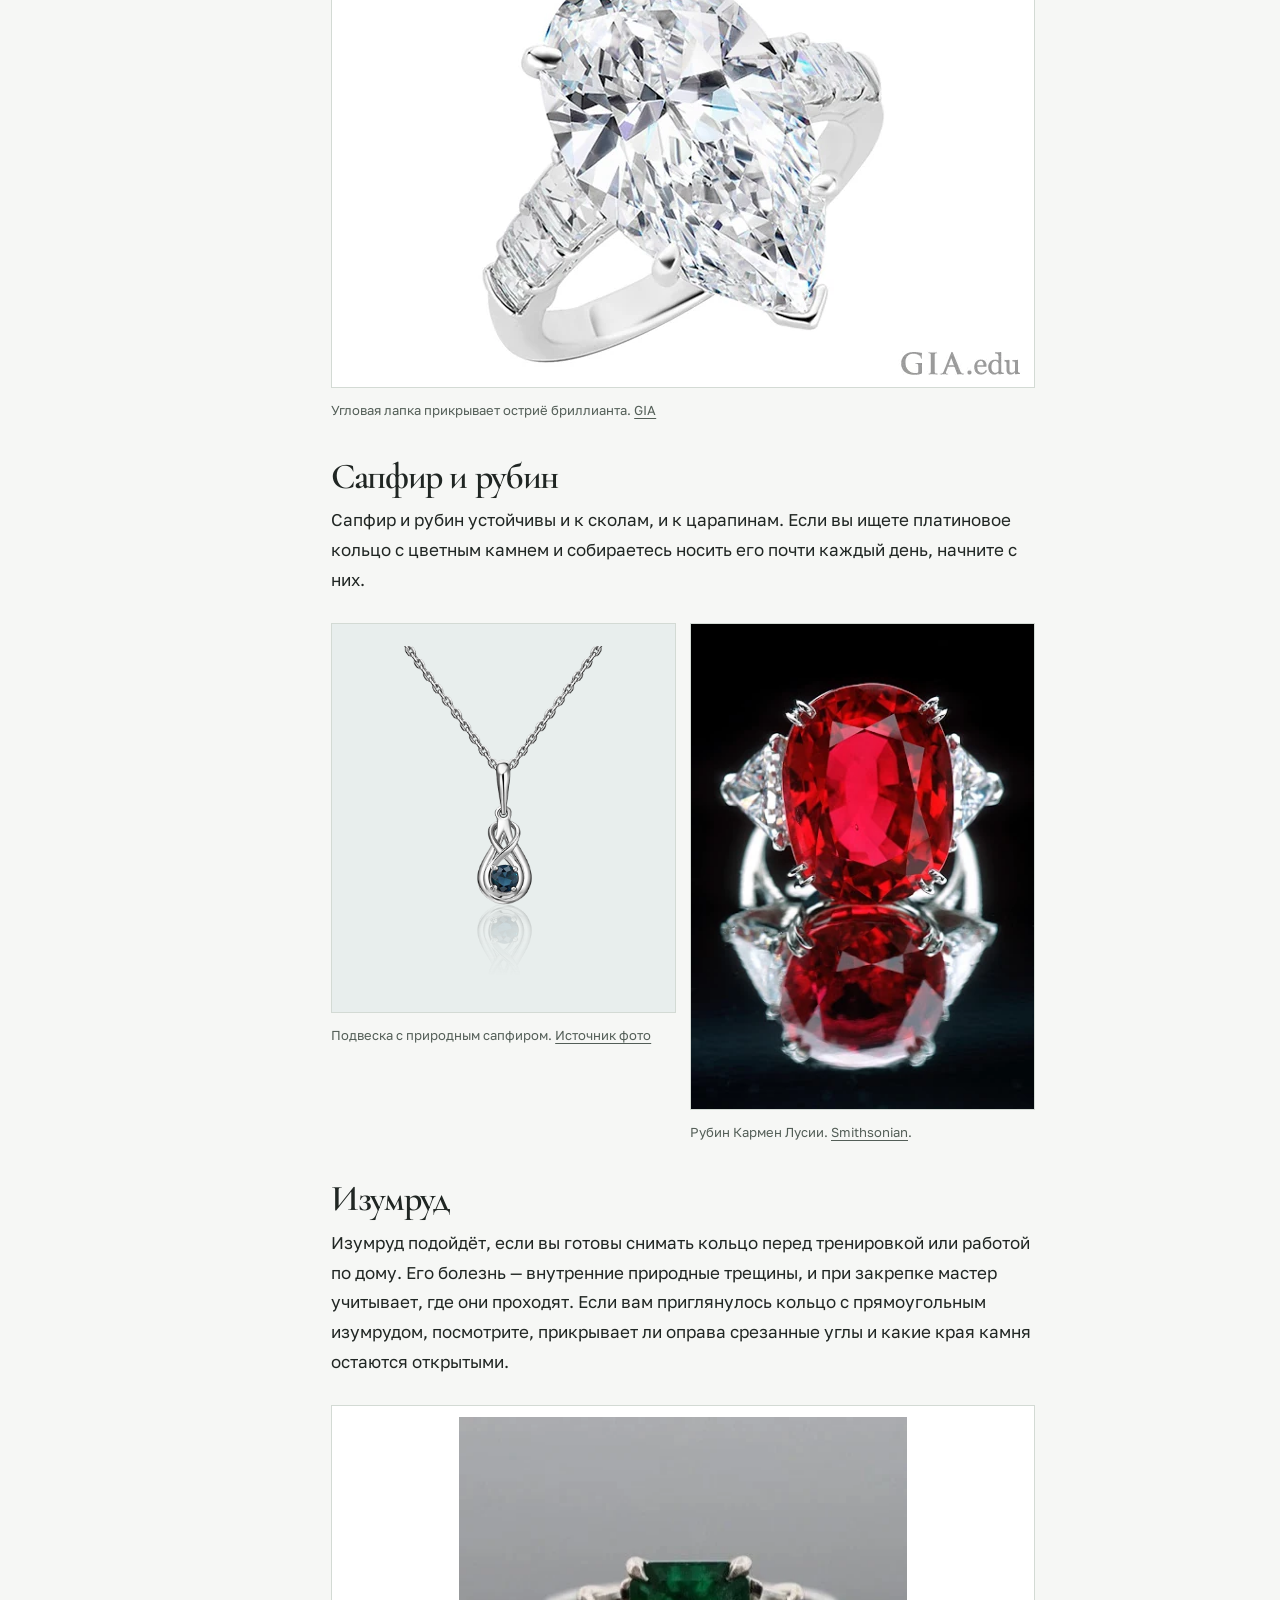
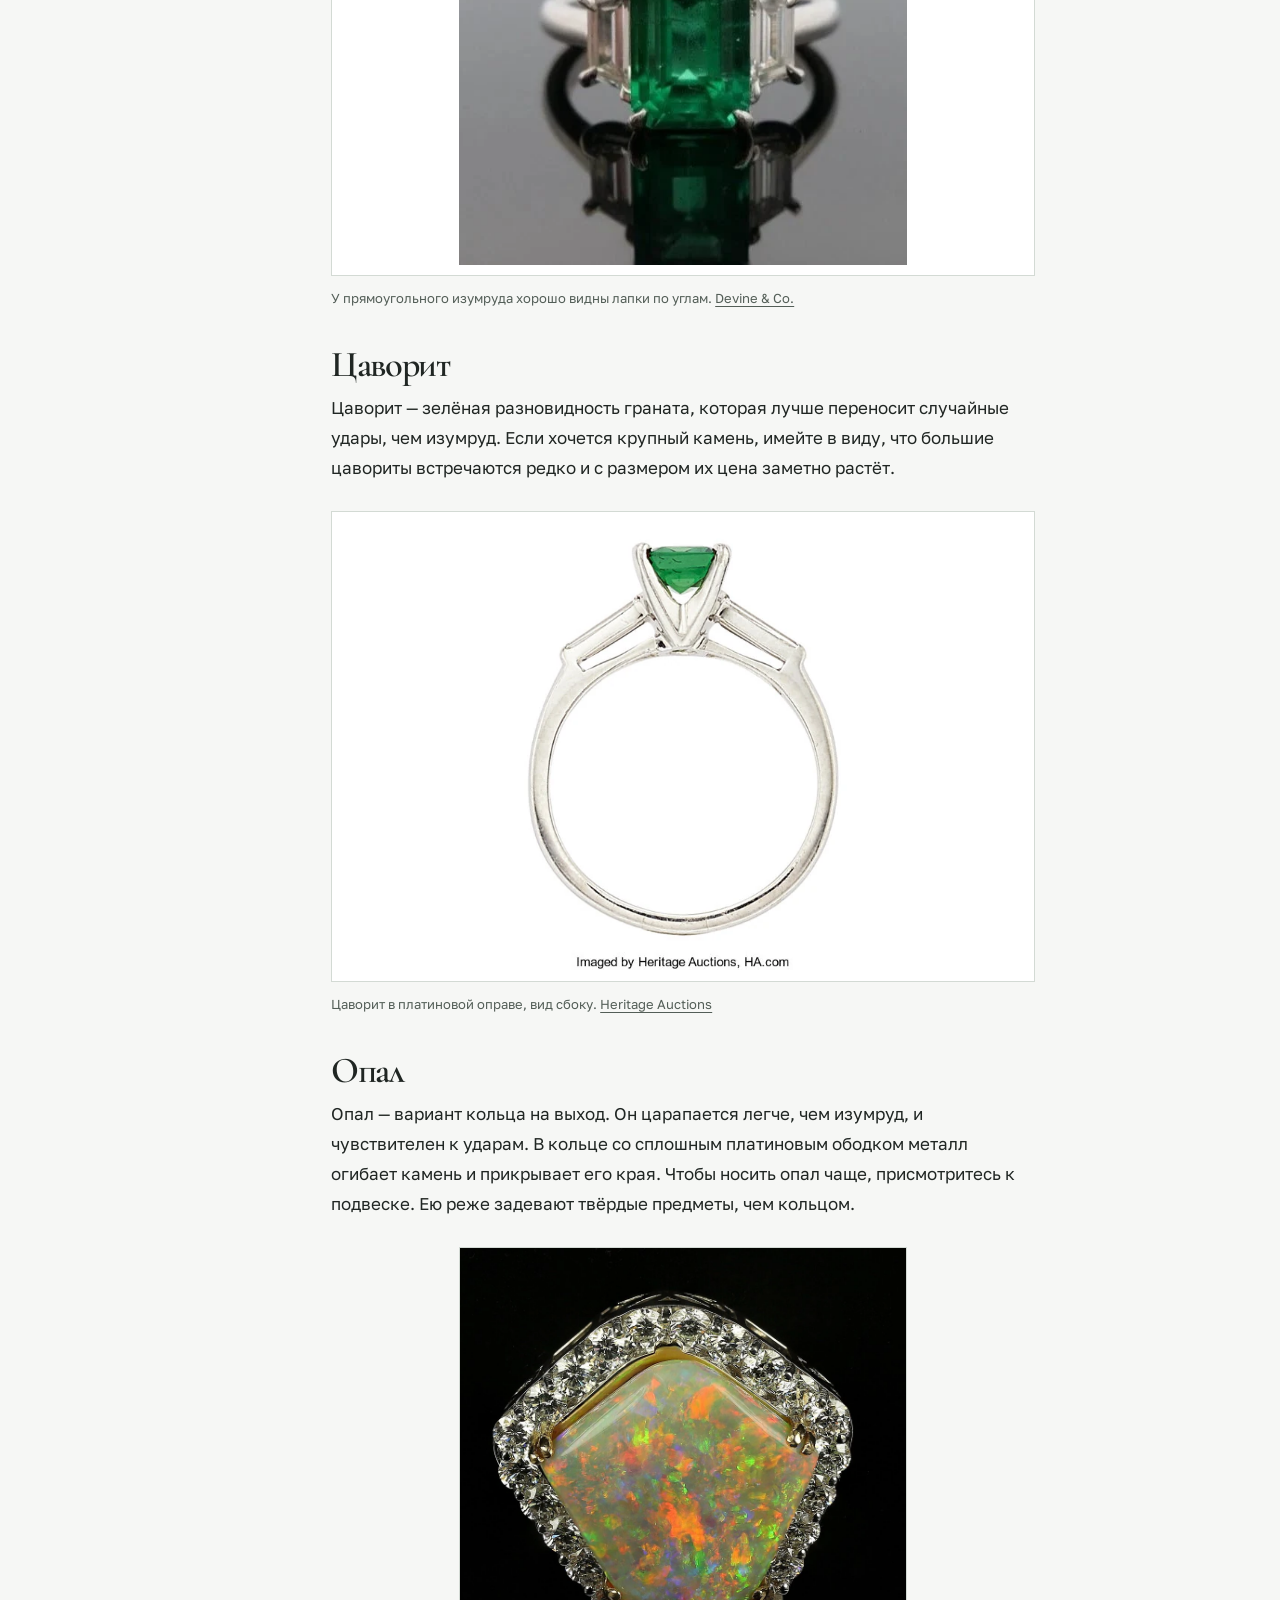
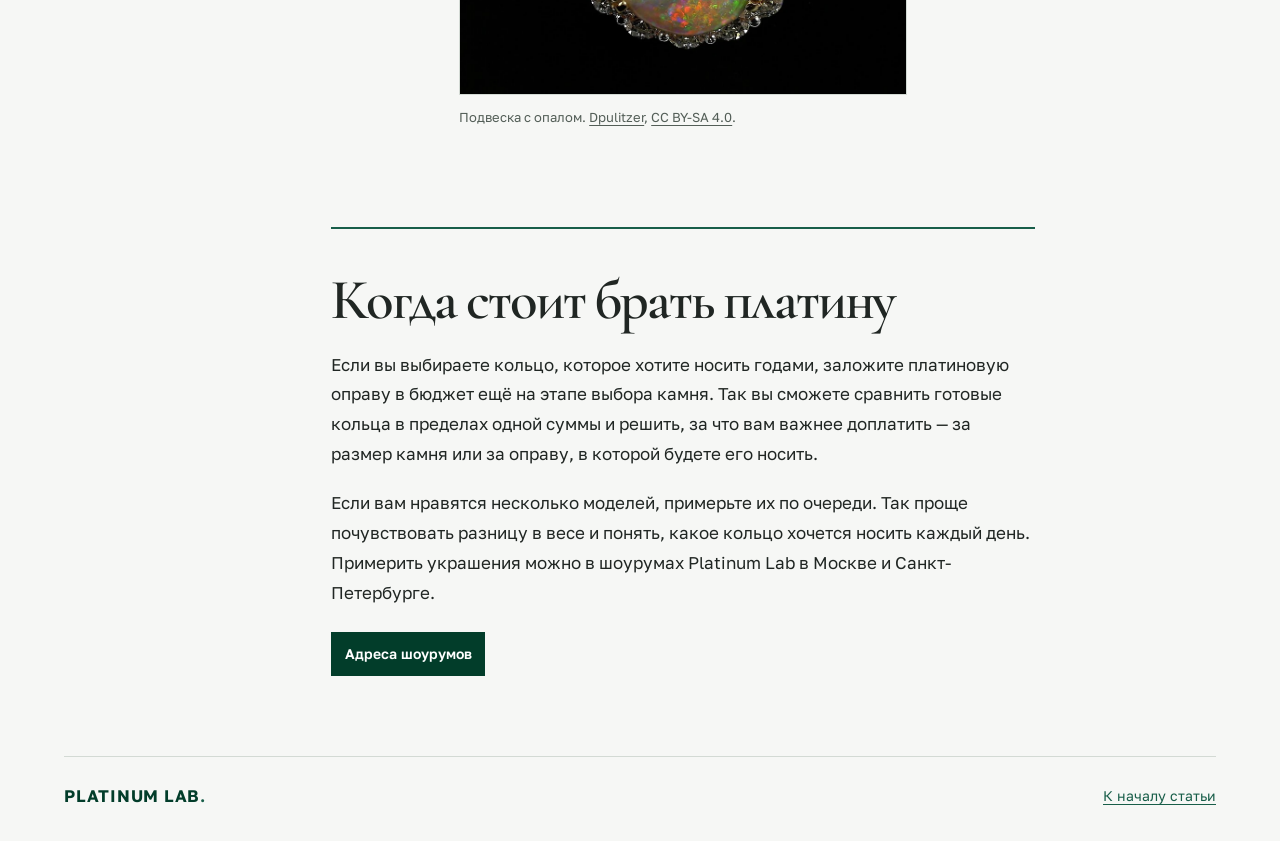
<file: platina-ver-1/index.html>
<!doctype html>
<html lang="ru" id="top">
<head>
  <meta charset="utf-8">
  <meta name="viewport" content="width=device-width, initial-scale=1">
  <title>Платина: когда стоит доплатить</title>
  <link rel="canonical" href="https://yagodkingleb.github.io/platina-ver-1/">
  <meta name="description" content="Чем платиновая оправа отличается от белого золота по весу, износу и уходу. Как выбрать оправу для бриллианта, сапфира, рубина и других природных камней.">
  <meta name="theme-color" content="#f6f7f5">
  <link rel="stylesheet" href="assets/fonts/fonts.css">
  <link rel="stylesheet" href="styles.css?v=2">
  <script src="article.js" defer></script>
</head>
<body>
  <a class="skip" href="#article">Перейти к статье</a>
  <header class="masthead">
    <div class="shell masthead-inner">
      <a class="wordmark" href="#top">Platinum Lab<span>.</span></a>
      <a class="masthead-link" href="https://platinumlab.ru/katalog/instock/">Украшения из платины</a>
    </div>
    <div class="reading-progress" aria-hidden="true"></div>
  </header>

  <main>
    <article id="article" aria-labelledby="title">
      <header class="shell hero">
        <div class="hero-copy">
          <h1 id="title">Платина:<br> когда стоит<br> доплатить</h1>
          <p>Как металл влияет на вес кольца, износ оправы и выбор природного камня.</p>
          <a class="hero-link" href="#intro">Читать статью</a>
        </div>
        <figure class="hero-figure">
          <div class="hero-photo">
            <img src="assets/emerald-hero.webp" alt="Платиновое кольцо с прямоугольным зелёным изумрудом и двумя боковыми бриллиантами" width="500" height="500" fetchpriority="high">
          </div>
          <figcaption>Платиновая оправа с замбийским изумрудом. <a href="https://www.devinejeweler.com/products/platinum-natural-zambian-emerald-ring-3-62ct-gia-origin-report-trapezoid-diamond">Devine &amp; Co.</a></figcaption>
        </figure>
      </header>

      <div class="shell article-layout">
        <nav class="contents" aria-label="Оглавление">
          <p class="contents-title">В статье</p>
          <ol>
            <li><a href="#weight">Вес и проба</a></li>
            <li><a href="#wear">Износ оправы</a></li>
            <li><a href="#finish">Цвет и блеск</a></li>
            <li><a href="#stones">Как выбрать камень</a></li>
            <li><a href="#choice">Когда брать платину</a></li>
          </ol>
        </nav>

        <div class="article-body">
          <div class="intro flow" id="intro">
            <p>Представьте, что вы выбираете кольцо на каждый день. Продавец кладёт перед вами два кольца одинаковой формы и размера. В каждом — круглый природный бриллиант примерно одной величины. Одно кольцо из платины, другое — из белого золота, покрытого родием. На витрине оправы легко спутать, ведь обе светлые и блестят. Вы примеряете кольца по очереди и замечаете первую разницу — платиновое тяжелее.</p>
            <p>Значит ли это, что оно крепче? Как оба кольца будут выглядеть через несколько лет? И что стоит учесть, если вместо бриллианта вы выбираете сапфир, рубин или другой природный камень?</p>
          </div>

          <section class="chapter flow" id="weight" aria-labelledby="weight-title">
            <h2 id="weight-title">Сколько весит платина и какую пробу взять</h2>
            <p>Насколько платина тяжелее? Возьмём два кольца одинаковой формы и размера, пока без камней. Если кольцо из платины 950-й пробы с рутением весит <strong>6 г</strong>, такое же из одного из сплавов белого золота 750-й пробы будет весить около <strong>4,5 г</strong>.</p>
            <p>На руке разница в полтора грамма почти не заметна, а вот серьги стоит примерить и пройти пару метров, чтобы понять, какой вес будет комфортнее.</p>
            <p>Немного про сами сплавы: клеймо Pt950 означает, что в сплаве 95% платины. У Pt900 её 90%, у Pt850 — 85%.</p>
            <p>То есть кольцо 900-й пробы будет легче 950-й? Не совсем. Остальные проценты — добавки, от которых зависит, сколько весит металл при том же объёме и насколько легко он гнётся. Представим, что кольцо той же формы и размера сделали из других сплавов.</p>

            <div class="data">
              <table>
                <caption>Сколько весит одна и та же модель без камня</caption>
                <thead><tr><th scope="col">Сплав</th><th scope="col">Вес кольца</th></tr></thead>
                <tbody>
                  <tr class="table-base"><th scope="row">Платина 950 с рутением</th><td>6 г</td></tr>
                  <tr><th scope="row">Платина 900 с палладием</th><td>≈ 5,7 г</td></tr>
                  <tr><th scope="row">Платина 900 с иридием</th><td>≈ 6,2 г</td></tr>
                  <tr><th scope="row">Платина 850 с палладием</th><td>≈ 5,5 г</td></tr>
                  <tr><th scope="row">Платина 850 с иридием</th><td>≈ 6,2 г</td></tr>
                  <tr><th scope="row">Белое золото 750, один из сплавов</th><td>≈ 4,5 г</td></tr>
                  <tr><th scope="row">Белое золото 585, несколько сплавов</th><td>≈ 3,8–4,2 г</td></tr>
                  <tr><th scope="row">Палладий 950 с рутением</th><td>≈ 3,4 г</td></tr>
                </tbody>
              </table>
              <p class="table-note">Расчёт при одинаковом объёме металла. Фактический вес украшения зависит от размера и конструкции.</p>
            </div>

            <aside class="catalog-note" aria-label="Пример из каталога">
              <p>Например, <a href="https://platina-jewelry.ru/catalog/product/01-1791-00-101-2100-30">это кольцо из платины 950-й пробы с бриллиантами</a> весит <strong>4,88 г</strong>.</p>
            </aside>

            <h3>Какие ещё есть светлые металлы</h3>
            <p>Палладий заметно легче платины и сам по себе белый. Его можно рассмотреть, если вам хочется, чтобы крупные серьги меньше оттягивали мочки. Серебро 925-й пробы тоже светлое, но его легко поцарапать, и со временем оно может потемнеть.</p>

            <h3>Почему платиновое кольцо может стоить дороже</h3>
            <p>На кольцо той же формы уходит больше граммов сплава. Для литья нужны более высокие температуры и жаростойкие формы, а довести платину до зеркального блеска сложнее. Насколько разойдутся цены двух колец на витрине, зависит ещё от цены сплава, камня и работы над конкретной моделью.</p>
          </section>

          <section class="chapter flow" id="wear" aria-labelledby="wear-title">
            <h2 id="wear-title">Как изнашивается оправа</h2>
            <p>Вы берёте оба кольца и поворачиваете их боком. По краям бриллианта видны небольшие металлические выступы — лапки. Ювелир подгибает лапки так, чтобы они плотно прилегали к камню. Для этого сплав должен быть достаточно пластичным. При носке лапки могут отогнуться от удара или постепенно истончиться от трения. В обоих случаях камень может расшататься.</p>
            <figure class="article-figure diagram">
              <a class="image-link" data-enlarge href="assets/prong-diagram.webp" aria-label="Увеличить схему закрепки">
                <img src="assets/prong-diagram.webp" alt="Схема закрепки сбоку. Кончики лапок заходят на край круглого камня." width="475" height="594" loading="lazy" decoding="async">
              </a>
              <figcaption>Кольцо сбоку. Видно, как лапки заходят на край камня. <a href="https://www.gia.edu/quality-assurance-benchmark/setting-round-center-stone-ring-platinum-prong">GIA</a></figcaption>
            </figure>
            <p>Какой металл быстрее стирается при одинаковой нагрузке — платина или белое золото? В 2021 году исследователи взяли шесть сплавов: два платиновых 950-й пробы и четыре сплава белого золота 585-й и 750-й проб. Из каждого сделали по пять кубиков — всего 30 образцов.</p>
            <p>Кубики пять раз истирали в барабане с песком и камешками, обрабатывали раствором, имитирующим пот, и полировали измельчённой ореховой скорлупой. Затем провели ещё две полировки. Весь опыт занял около 250 часов. Кубики взвешивали до и после каждого этапа. По потере массы и плотности сплава рассчитывали, какой объём металла стёрся.</p>
            <p>С большинства образцов белого золота стёрлось примерно вдвое больше металла, чем с платиновых. С белого золота 750-й пробы с палладием — примерно втрое. Самая заметная разница проявилась при длительной полировке. В таблице — средний результат для каждого сплава после всех испытаний.</p>
            <div class="data">
              <table>
                <caption>Сколько металла стёрлось с 1 см²</caption>
                <thead><tr><th scope="col">Сплав</th><th scope="col">Потеря объёма</th></tr></thead>
                <tbody>
                  <tr class="table-base"><th scope="row">Платина 950 с рутением</th><td>≈ 0,27 мм³</td></tr>
                  <tr class="table-base"><th scope="row">Платина 950 с иридием</th><td>≈ 0,27 мм³</td></tr>
                  <tr><th scope="row">Белое золото 585 с никелем</th><td>≈ 0,55 мм³</td></tr>
                  <tr><th scope="row">Белое золото 750 с никелем</th><td>≈ 0,55 мм³</td></tr>
                  <tr><th scope="row">Белое золото 585 с палладием</th><td>≈ 0,60 мм³</td></tr>
                  <tr><th scope="row">Белое золото 750 с палладием</th><td>≈ 0,80 мм³</td></tr>
                </tbody>
              </table>
              <p class="table-note">Округлённые значения с графика. <a href="https://doi.org/10.1595/205651321X16189971801978">Исследование Klotz, Heiss и Fryé</a>, 2021 год.</p>
            </div>
            <p>Если хочется именно платину, но кольцо кажется тяжёлым, примерьте модель с более узким ободком. А если понравилось кольцо Pt900, например винтажное, решение проще принять после осмотра. Попросите ювелира проверить, плотно ли лапки прилегают к камню и не истончились ли они.</p>
          </section>

          <section class="chapter flow" id="finish" aria-labelledby="finish-title">
            <h2 id="finish-title">Как платина и белое золото выглядят со временем</h2>
            <p>На витрине оба кольца блестели почти одинаково. Допустим, вы решили взять оба и посмотреть, что с ними станет через несколько лет. При обычной носке платина устойчива к окислению и коррозии, поэтому сохраняет серебристо-белый оттенок без родиевого покрытия, хоть со временем мелкие царапины и могут приглушить её блеск. Если вам нравится матовая поверхность, её можно оставить. Если ближе зеркальный блеск, ювелир вернёт его стандартной полировкой.</p>
            <figure class="article-figure comparison">
              <a class="image-link" data-enlarge href="assets/metal-comparison.webp" aria-label="Увеличить сравнение оттенков металлов">
                <img src="assets/metal-comparison.webp" alt="Три отполированных кольца. Левое чуть теплее, среднее и правое серебристо-белые." width="1400" height="498" loading="lazy" decoding="async">
              </a>
              <figcaption>Слева — белое золото 750-й пробы без покрытия, в центре — белое золото той же пробы с родием, справа — платина. <a href="https://blog.facetsingapore.com/white-gold-vs.-platinum-whats-the-difference">Facets Singapore</a>.</figcaption>
            </figure>
            <p>А на кольце из белого золота со стороны ладони может проступить более жёлтый оттенок. Так бывает, когда тонкий слой родия стирается и становится виден цвет самого сплава. Белое золото 750-й пробы на три четверти состоит из золота. Добавки вроде палладия или никеля делают сплав светлее, но у него всё равно может быть тёплый оттенок. Если вам больше нравился холодный белый цвет, который вы видели на витрине, ювелир может обновить покрытие.</p>
            <aside class="catalog-note" aria-label="Пример из каталога">
              <p><a href="https://platina-jewelry.ru/catalog/product/01-0300-00-101-1120-30">Как выглядит кольцо из белого золота с покрытием</a></p>
            </aside>
          </section>

          <section class="chapter flow" id="stones" aria-labelledby="stones-title">
            <h2 id="stones-title">Какой камень подобрать к платине</h2>
            <p>До сих пор мы примеряли два кольца с круглыми бриллиантами. На той же витрине вы замечаете ещё несколько платиновых колец с разными камнями. Давайте разберёмся, какие подойдут для частой носки и где важна форма оправы.</p>

            <div class="stone-chapter flow">
              <h3>Бриллиант</h3>
              <p>Для кольца на каждый день подойдёт и круглый бриллиант, и бриллиант в форме груши. Их трудно поцарапать, но сильный удар может оставить скол. У груши особенно уязвим острый кончик. Если вам нравится такая форма, обратите внимание, чем прикрыто остриё. Один из вариантов — платиновая лапка в форме буквы V, которая охватывает кончик с двух сторон.</p>
              <figure class="article-figure">
                <a class="image-link" href="assets/pear-diamond.webp" data-enlarge aria-label="Увеличить фотографию бриллианта в форме груши">
                  <img src="assets/pear-diamond.webp" alt="Кольцо с грушевидным бриллиантом. На остром кончике камня видна угловая лапка." width="690" height="460" loading="lazy" decoding="async">
                </a>
                <figcaption>Угловая лапка прикрывает остриё бриллианта. <a href="https://www.gia.edu/gia-news-research/how-protect-diamond-chipping">GIA</a></figcaption>
              </figure>
            </div>

            <div class="stone-chapter flow">
              <h3>Сапфир и рубин</h3>
              <p>Сапфир и рубин устойчивы и к сколам, и к царапинам. Если вы ищете платиновое кольцо с цветным камнем и собираетесь носить его почти каждый день, начните с них.</p>
              <div class="photo-pair">
                <figure class="article-figure">
                  <a class="image-link sapphire" href="assets/sapphire-pendant.webp" data-enlarge aria-label="Увеличить фотографию подвески с сапфиром">
                    <img src="assets/sapphire-pendant.webp" alt="Платиновая подвеска с круглым синим сапфиром" width="1000" height="1000" loading="lazy" decoding="async">
                  </a>
                  <figcaption>Подвеска с природным сапфиром. <a href="https://platina-jewelry.ru/catalog/product/03-3037-00-102-2100-30">Источник фото</a></figcaption>
                </figure>
                <figure class="article-figure">
                  <a class="image-link ruby" href="assets/ruby-ring.webp" data-enlarge aria-label="Увеличить фотографию кольца с рубином">
                    <img src="assets/ruby-ring.webp" alt="Овальный красный рубин с двумя боковыми бриллиантами" width="362" height="512" loading="lazy" decoding="async">
                  </a>
                  <figcaption>Рубин Кармен Лусии. <a href="https://artsandculture.google.com/asset/sQFQgNkEzkOqLA?childAssetId=KAEURho-J4QhWQ">Smithsonian</a>.</figcaption>
                </figure>
              </div>
            </div>

            <div class="stone-chapter flow">
              <h3>Изумруд</h3>
              <p>Изумруд подойдёт, если вы готовы снимать кольцо перед тренировкой или работой по дому. Его болезнь — внутренние природные трещины, и при закрепке мастер учитывает, где они проходят. Если вам приглянулось кольцо с прямоугольным изумрудом, посмотрите, прикрывает ли оправа срезанные углы и какие края камня остаются открытыми.</p>
              <figure class="article-figure centered-photo">
                <a class="image-link" href="assets/emerald-detail.webp" data-enlarge aria-label="Увеличить фотографию кольца с изумрудом">
                  <img src="assets/emerald-detail.webp" alt="Крупный план изумруда. Четыре лапки закрепки видны у срезанных углов." width="500" height="500" loading="lazy" decoding="async">
                </a>
                <figcaption>У прямоугольного изумруда хорошо видны лапки по углам. <a href="https://www.devinejeweler.com/products/platinum-natural-zambian-emerald-ring-3-62ct-gia-origin-report-trapezoid-diamond">Devine &amp; Co.</a></figcaption>
              </figure>
            </div>

            <div class="stone-chapter flow">
              <h3>Цаворит</h3>
              <p>Цаворит — зелёная разновидность граната, которая лучше переносит случайные удары, чем изумруд. Если хочется крупный камень, имейте в виду, что большие цавориты встречаются редко и с размером их цена заметно растёт.</p>
              <figure class="article-figure centered-photo">
                <a class="image-link" href="assets/tsavorite-ring.webp" data-enlarge aria-label="Увеличить вид кольца с цаворитом сбоку">
                  <img src="assets/tsavorite-ring.webp" alt="Вид сбоку на платиновое кольцо с зелёным цаворитом" width="474" height="600" loading="lazy" decoding="async">
                </a>
                <figcaption>Цаворит в платиновой оправе, вид сбоку. <a href="https://jewelry.ha.com/itm/estate-jewelry/rings/tsavorite-garnet-diamond-platinum-ring/a/5237-55216.s">Heritage Auctions</a></figcaption>
              </figure>
            </div>

            <div class="stone-chapter flow">
              <h3>Опал</h3>
              <p>Опал — вариант кольца на выход. Он царапается легче, чем изумруд, и чувствителен к ударам. В кольце со сплошным платиновым ободком металл огибает камень и прикрывает его края. Чтобы носить опал чаще, присмотритесь к подвеске. Ею реже задевают твёрдые предметы, чем кольцом.</p>
              <figure class="article-figure opal-feature">
                <a class="image-link opal" href="assets/opal-pendant.webp" data-enlarge aria-label="Увеличить фотографию подвески с опалом">
                  <img src="assets/opal-pendant.webp" alt="Подвеска с переливчатым опалом и рядом прозрачных камней вокруг него" width="960" height="960" loading="lazy" decoding="async">
                </a>
                <figcaption>Подвеска с опалом. <a href="https://commons.wikimedia.org/wiki/File:Opal_Pendant_top_view.jpg">Dpulitzer</a>, <a href="https://creativecommons.org/licenses/by-sa/4.0/">CC BY-SA 4.0</a>.</figcaption>
              </figure>
            </div>
          </section>

          <section class="choice flow" id="choice" aria-labelledby="choice-title">
            <h2 id="choice-title">Когда стоит брать платину</h2>
            <p>Если вы выбираете кольцо, которое хотите носить годами, заложите платиновую оправу в бюджет ещё на этапе выбора камня. Так вы сможете сравнить готовые кольца в пределах одной суммы и решить, за что вам важнее доплатить — за размер камня или за оправу, в которой будете его носить.</p>
            <p>Если вам нравятся несколько моделей, примерьте их по очереди. Так проще почувствовать разницу в весе и понять, какое кольцо хочется носить каждый день. Примерить украшения можно в шоурумах Platinum Lab в Москве и Санкт-Петербурге.</p>
            <div class="choice-links">
              <a class="button" href="https://platinumlab.ru/contacts/">Адреса шоурумов</a>
            </div>
          </section>
        </div>
      </div>
    </article>
  </main>

  <footer class="footer shell">
    <a class="wordmark" href="#top">Platinum Lab<span>.</span></a>
    <a href="#top">К началу статьи</a>
  </footer>

  <dialog class="lightbox" aria-label="Иллюстрация крупным планом">
    <div class="lightbox-content">
      <button class="lightbox-close" type="button" aria-label="Закрыть иллюстрацию">×</button>
      <figure>
        <img alt="">
        <figcaption></figcaption>
      </figure>
    </div>
  </dialog>
</body>
</html>
</file>
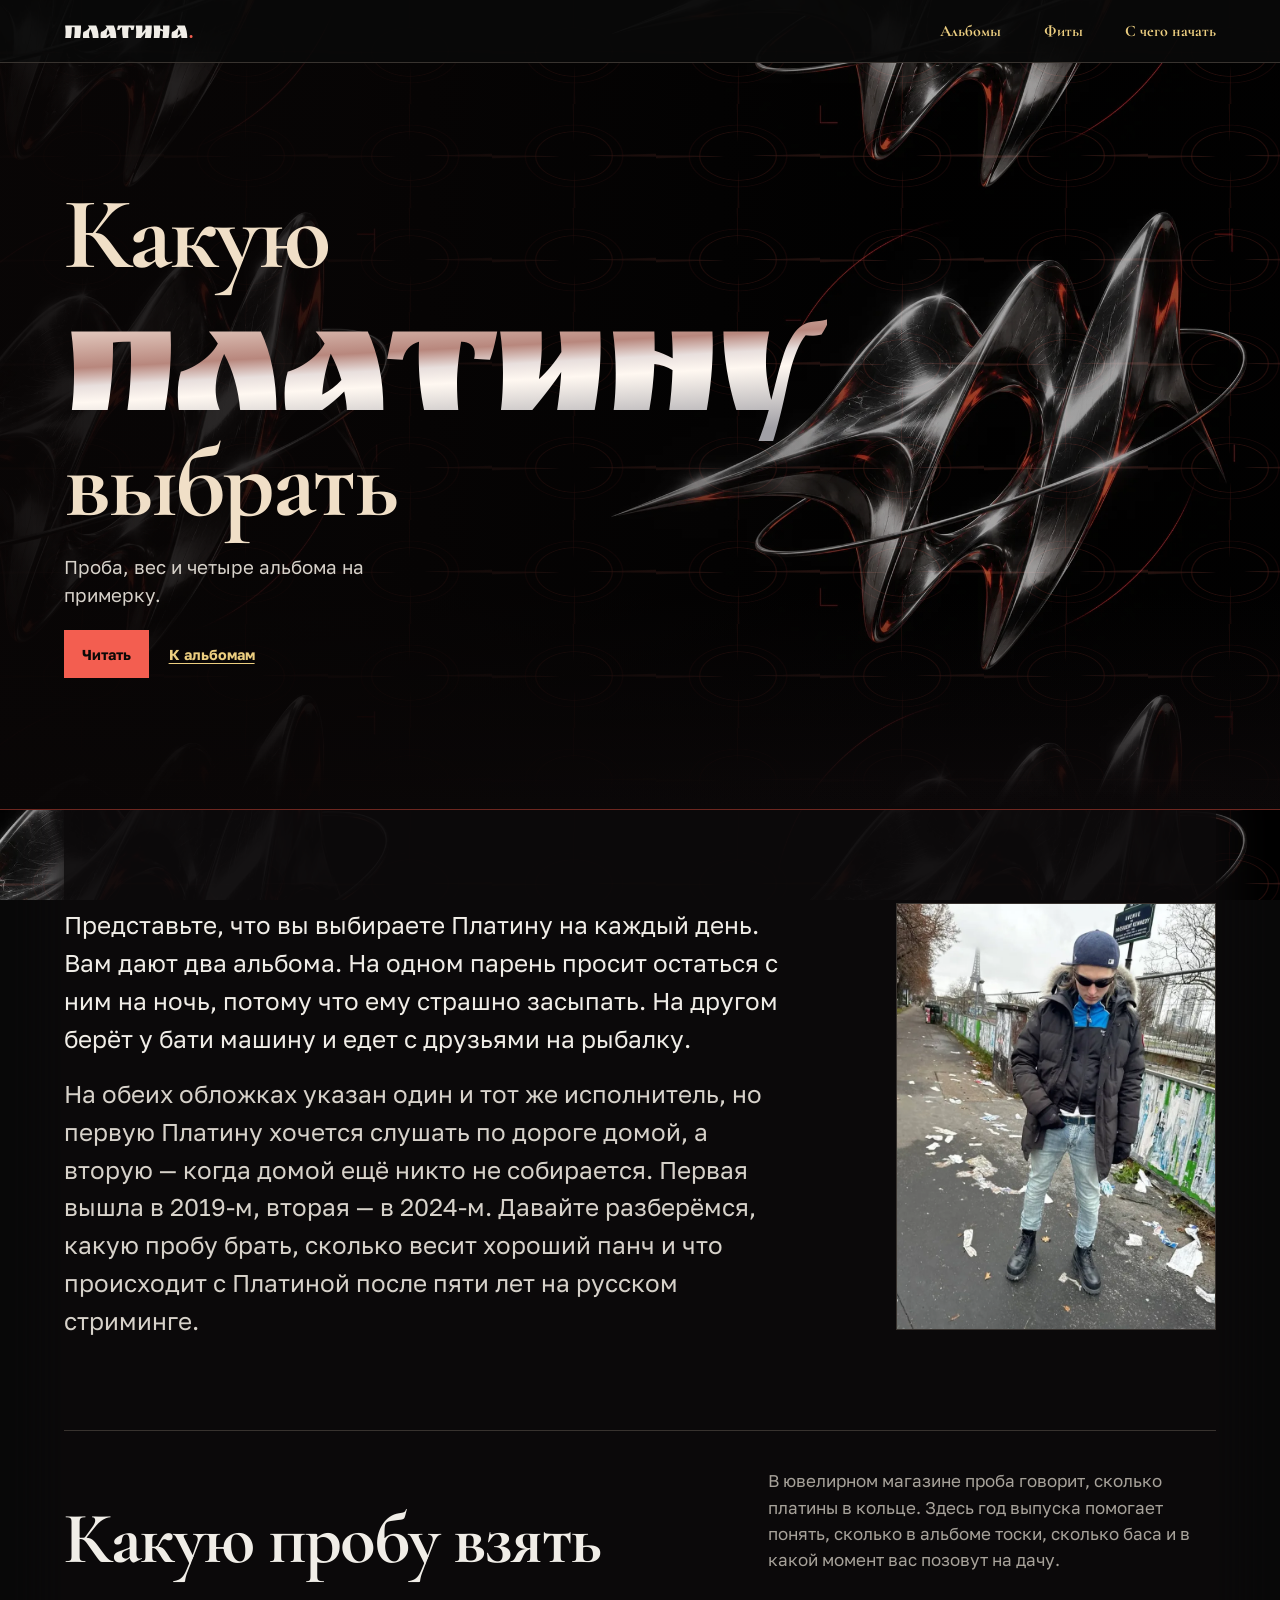
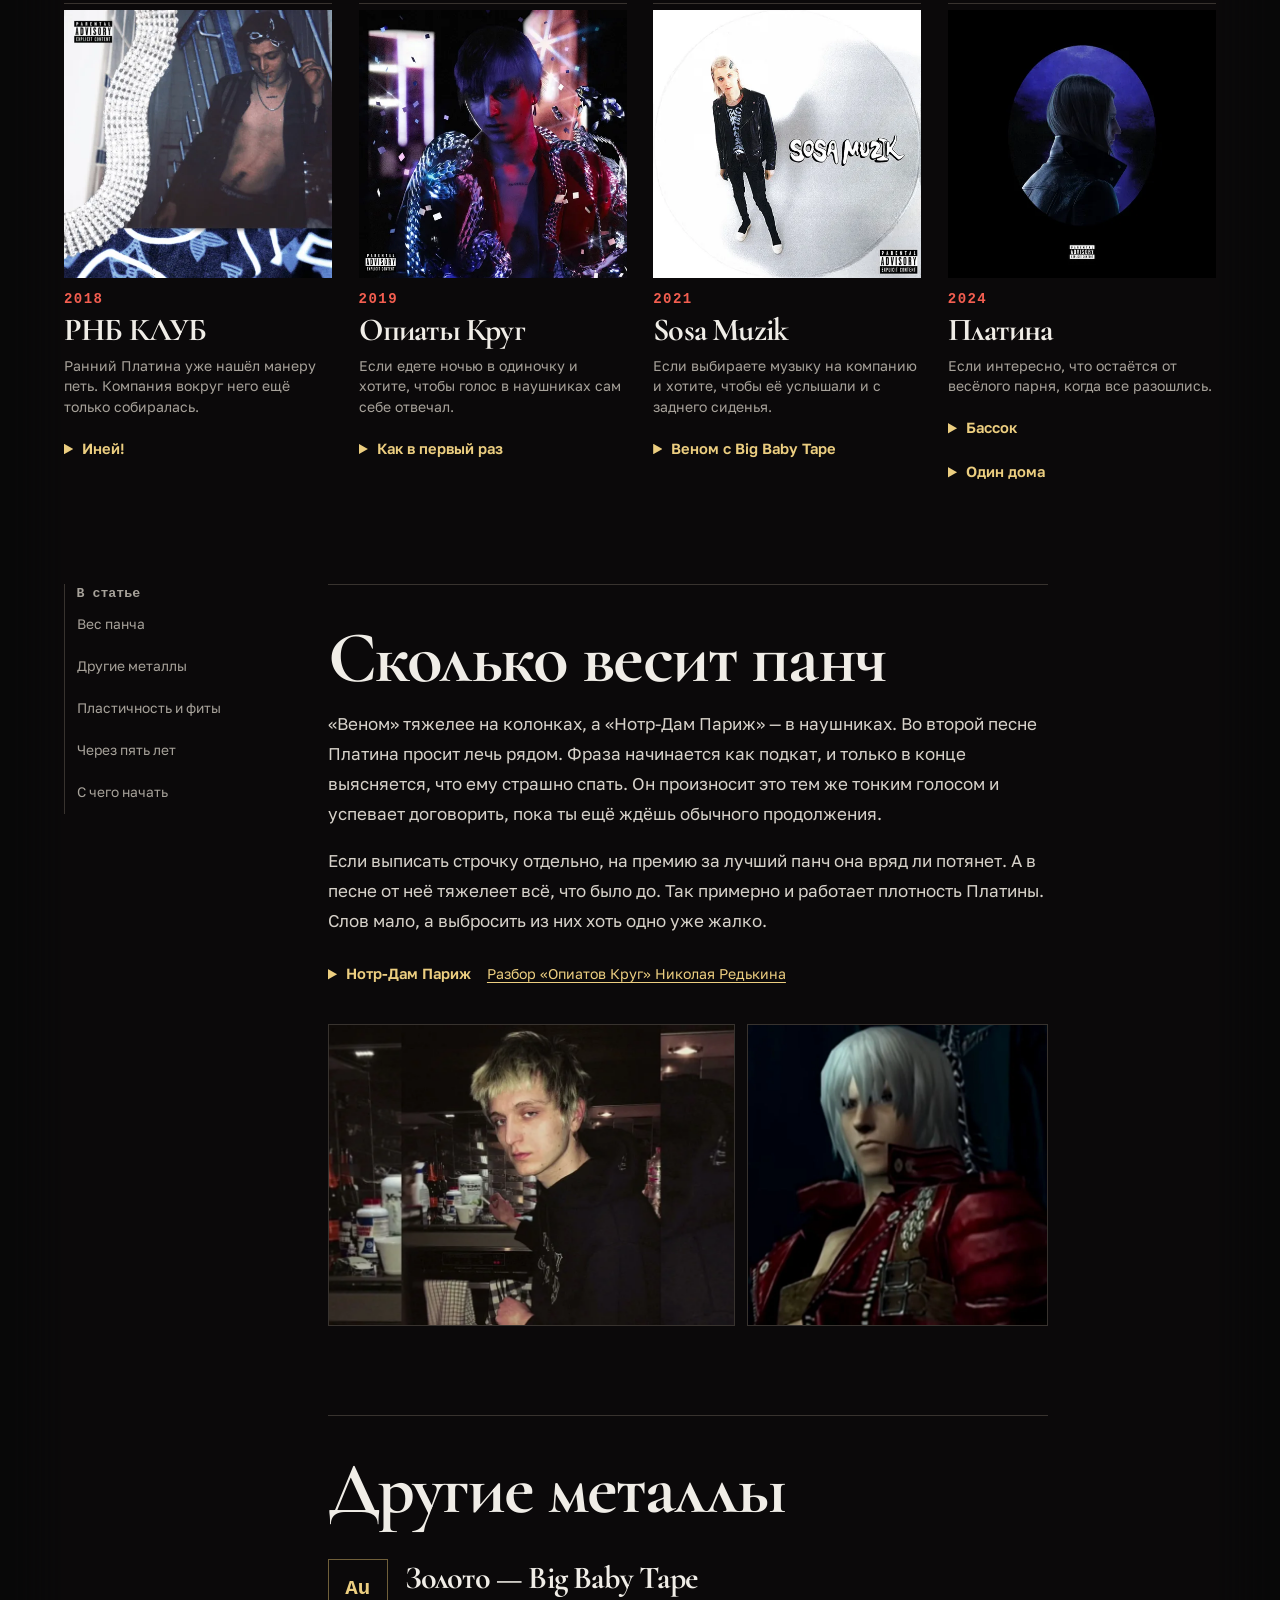
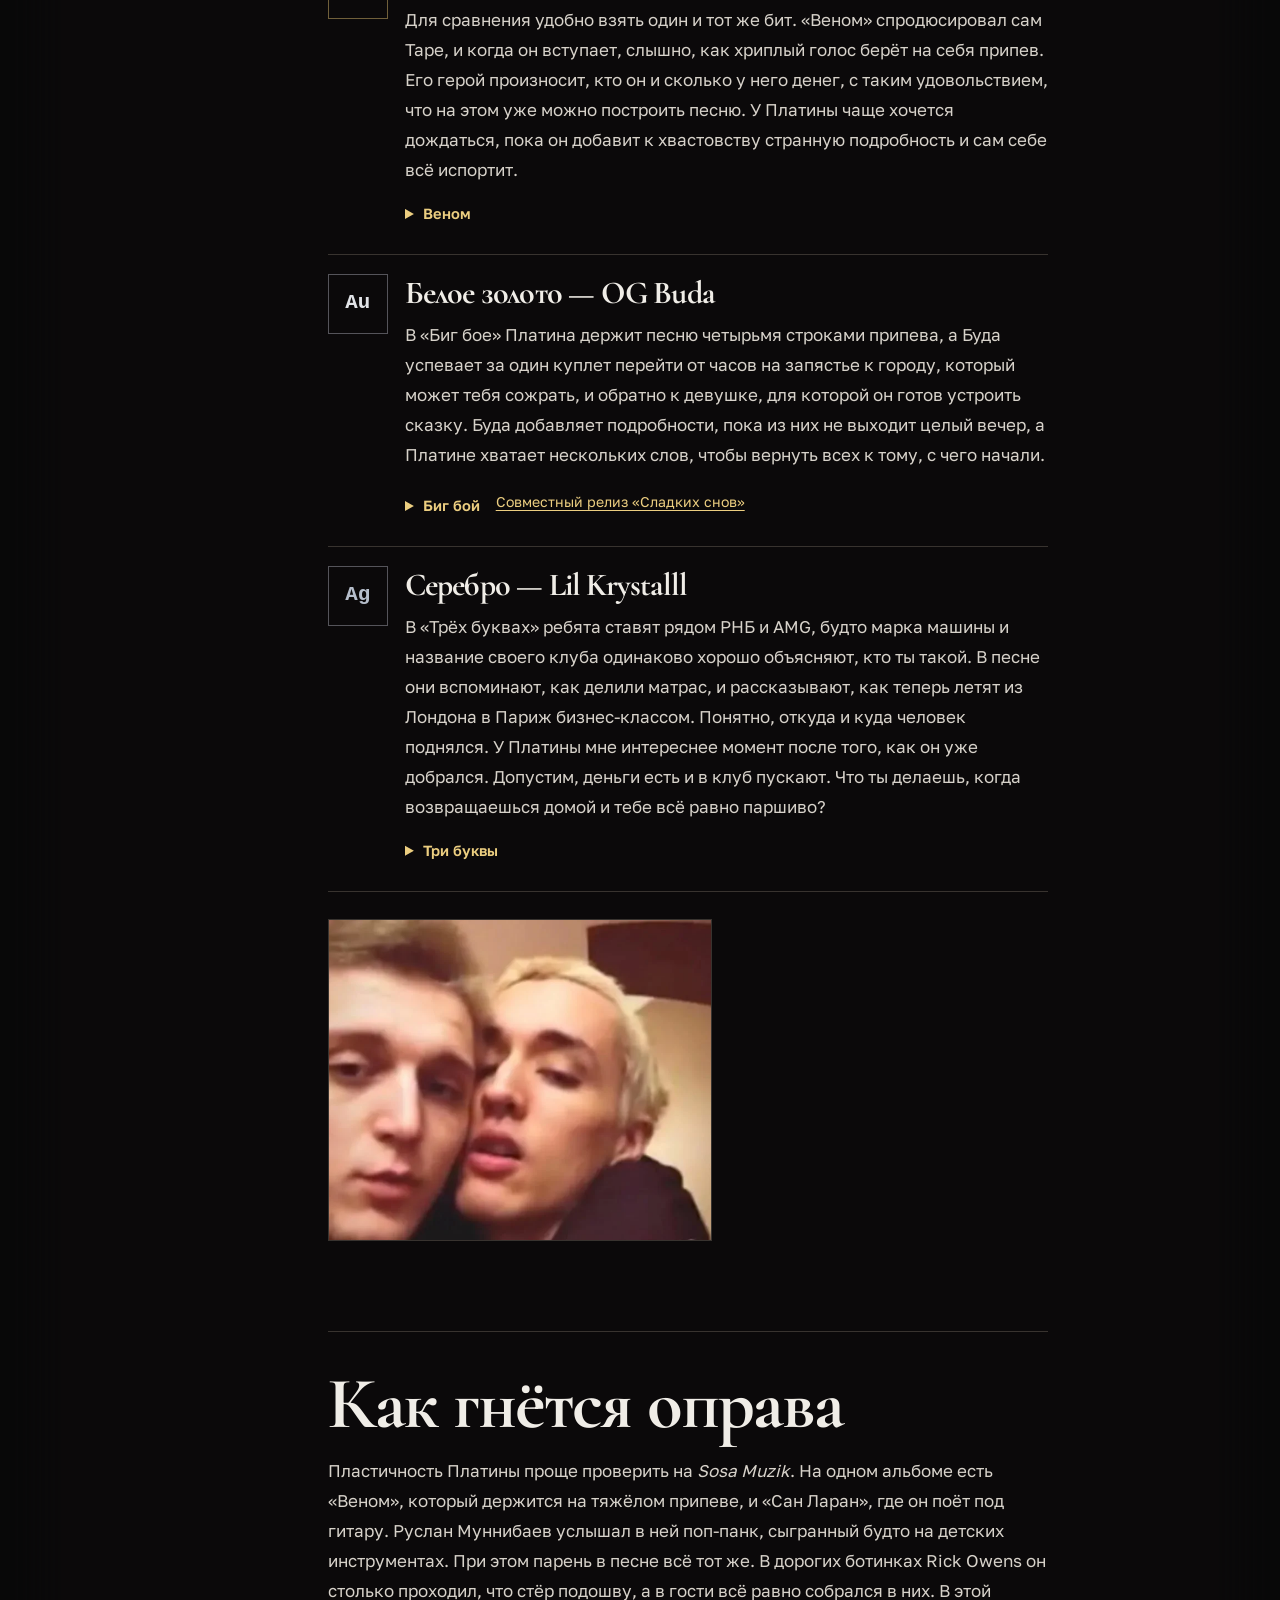
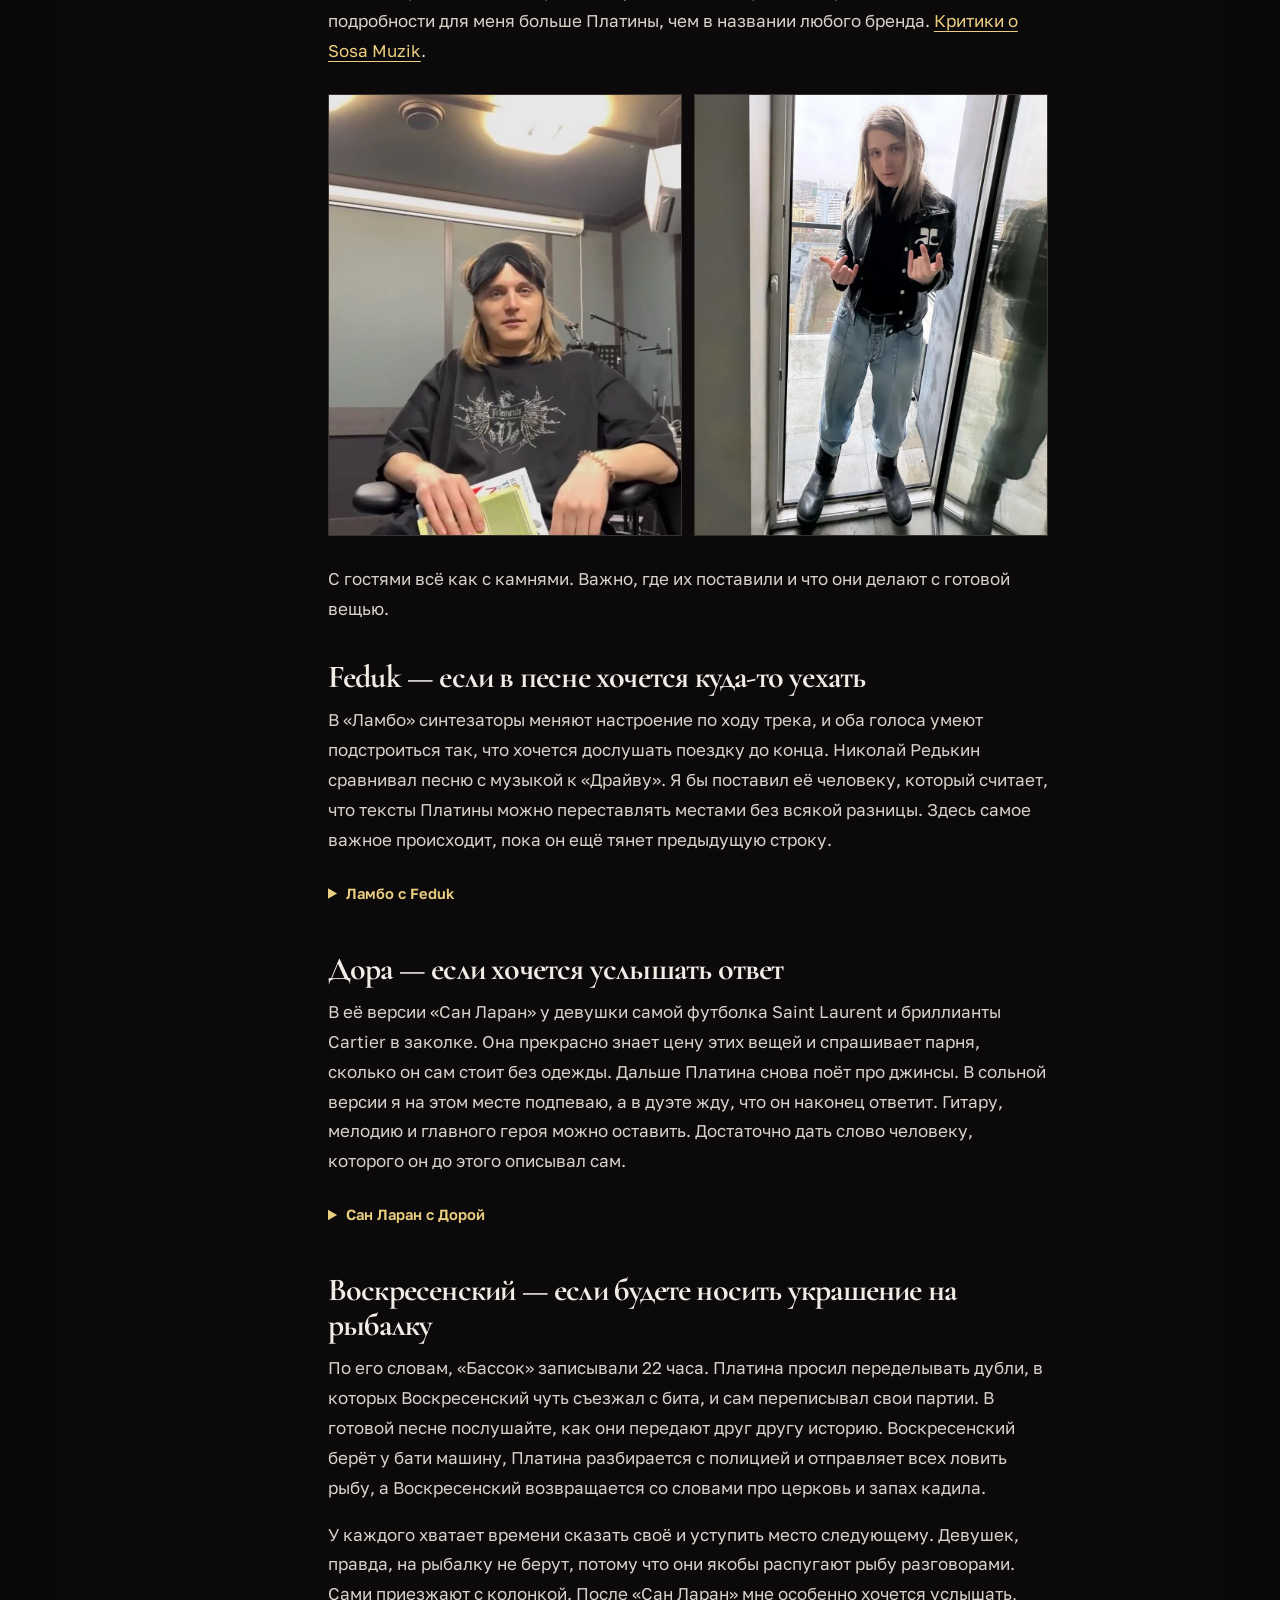
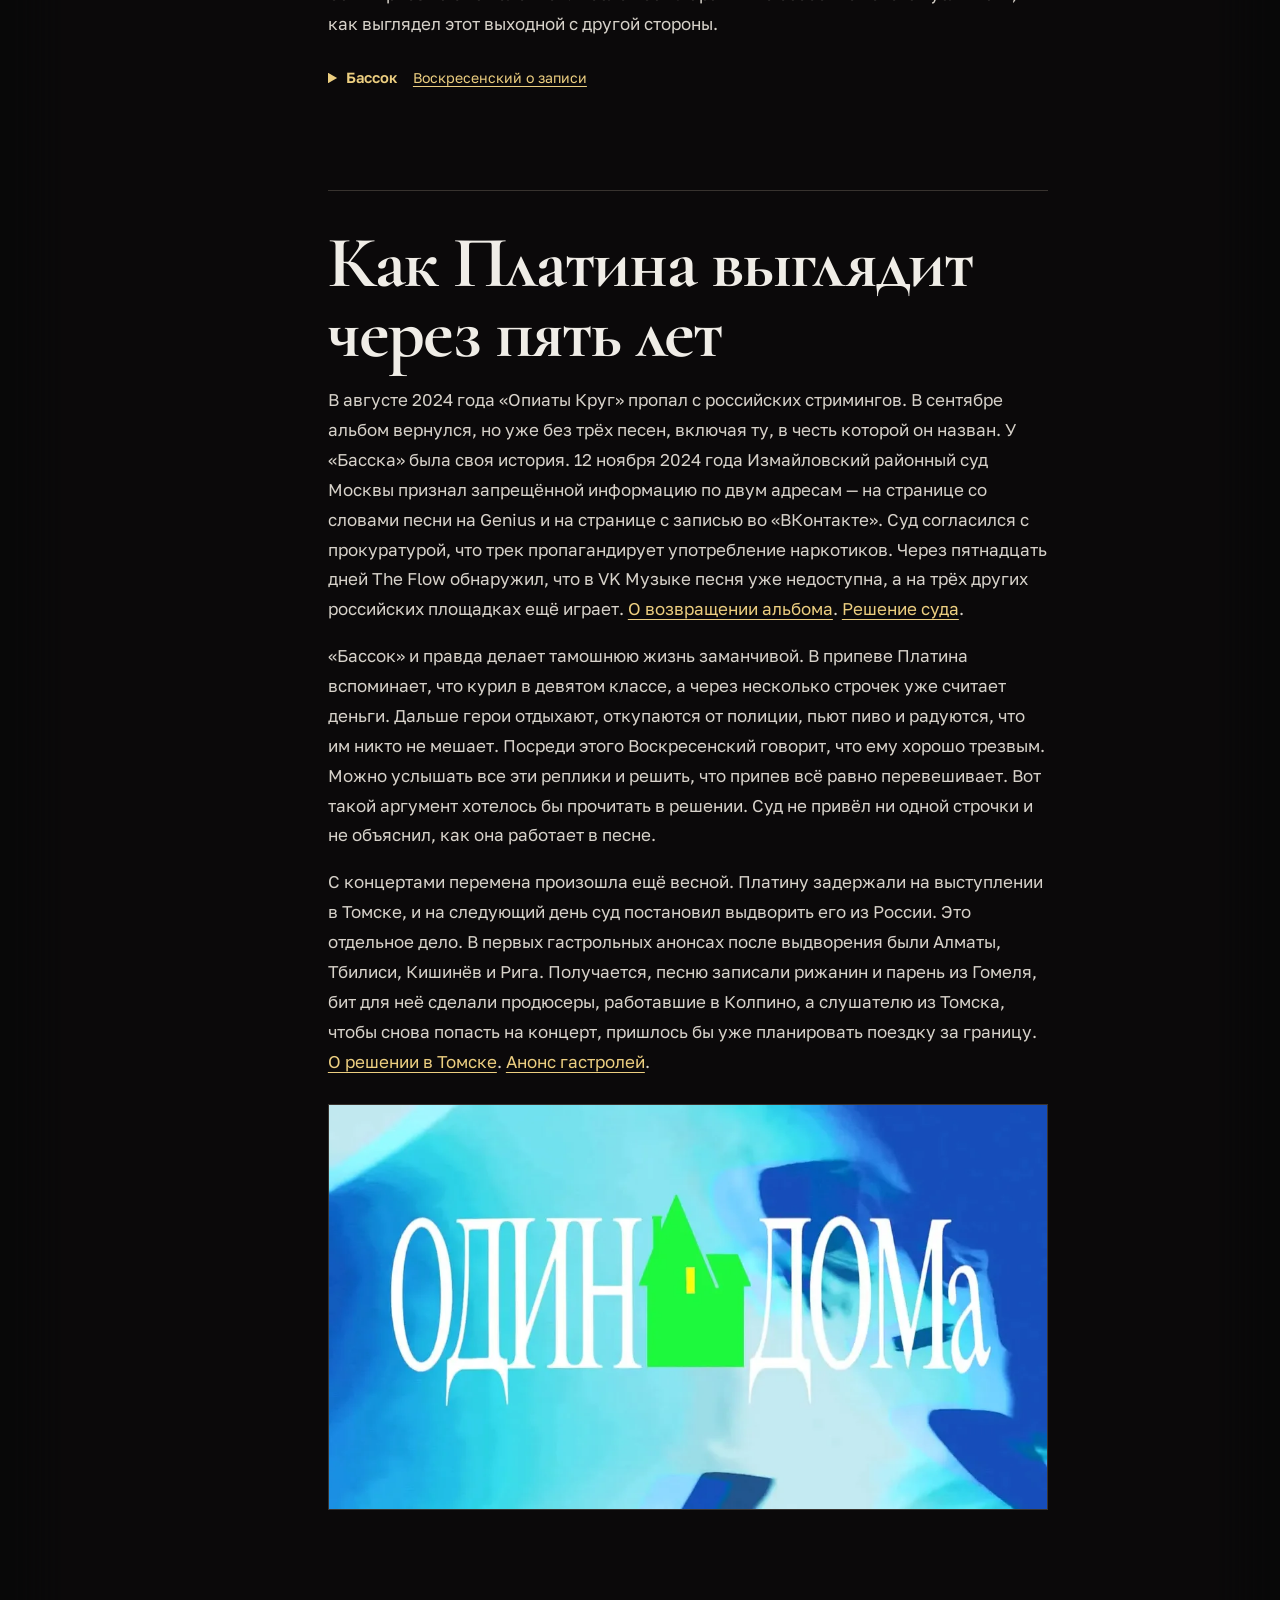
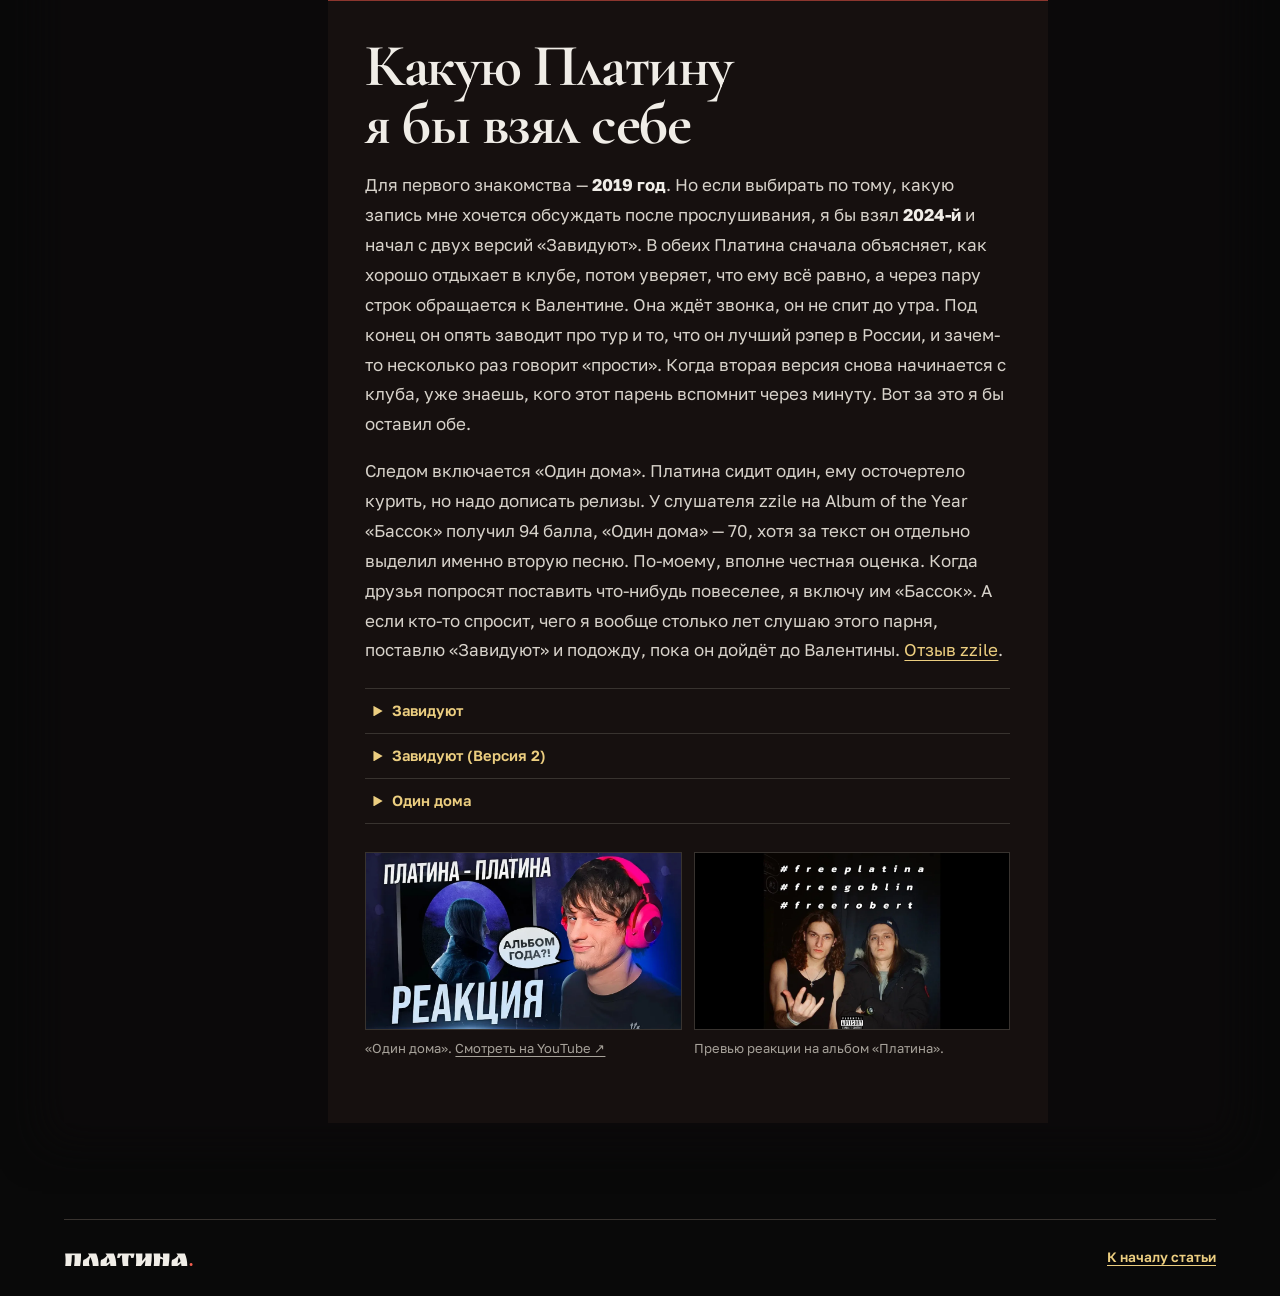
<file: platina-ver-2/index.html>
<!doctype html>
<html lang="ru" id="top">
<head>
  <meta charset="utf-8">
  <meta name="viewport" content="width=device-width, initial-scale=1">
  <meta name="theme-color" content="#090909">
  <meta name="description" content="Четыре альбома Платины на примерку. От «Инея!» и «Опиатов Круг» до «Басска», «Завидуют» и «Один дома».">
  <title>Какую Платину выбрать</title>
  <link rel="canonical" href="https://yagodkingleb.github.io/platina-ver-2/">
  <link rel="icon" href="favicon.svg" type="image/svg+xml">
  <link rel="preload" href="fonts/ruslan-cyrillic.woff2" as="font" type="font/woff2" crossorigin>
  <link rel="stylesheet" href="styles.css?v=2">
  <script src="article.js" defer></script>
</head>
<body>
  <div class="site-backdrop" aria-hidden="true"></div>
  <a class="skip" href="#intro">Перейти к статье</a>
  <header class="masthead">
    <div class="shell masthead-inner">
      <a class="wordmark" href="#top">ПЛАТИНА<span>.</span></a>
      <nav class="masthead-nav" aria-label="Разделы сайта">
        <a href="#albums">Альбомы</a>
        <a href="#collabs">Фиты</a>
        <a href="#choice">С чего начать</a>
      </nav>
    </div>
    <div class="progress" aria-hidden="true"></div>
  </header>

  <main>
    <article aria-labelledby="page-title">
      <header class="hero">
        <div class="shell hero-inner">
          <h1 id="page-title"><span>Какую</span> <strong>Платину</strong> <span>выбрать</span></h1>
          <p>Проба, вес и четыре альбома на примерку.</p>
          <div class="hero-links">
            <a class="button" href="#intro">Читать</a>
            <a href="#albums">К альбомам</a>
          </div>
        </div>
      </header>

      <div class="shell issue">
        <div class="lead">
          <div class="lead-copy prose" id="intro">
            <p>Представьте, что вы выбираете Платину на каждый день. Вам дают два альбома. На одном парень просит остаться с ним на ночь, потому что ему страшно засыпать. На другом берёт у бати машину и едет с друзьями на рыбалку.</p>
            <p>На обеих обложках указан один и тот же исполнитель, но первую Платину хочется слушать по дороге домой, а вторую — когда домой ещё никто не собирается. Первая вышла в 2019-м, вторая — в 2024-м. Давайте разберёмся, какую пробу брать, сколько весит хороший панч и что происходит с Платиной после пяти лет на русском стриминге.</p>
          </div>
          <figure class="portrait">
                <img src="media/paris.webp" alt="Платина в тёмных очках на улице, на заднем плане Эйфелева башня" width="768" height="1024" loading="lazy" decoding="async">
              </figure>
        </div>

        <section class="chapter records" id="albums" aria-labelledby="album-title">
          <div class="section-head">
            <h2 id="album-title">Какую пробу взять</h2>
            <p>В ювелирном магазине проба говорит, сколько платины в кольце. Здесь год выпуска помогает понять, сколько в альбоме тоски, сколько баса и в какой момент вас позовут на дачу.</p>
          </div>
          <ul class="record-grid">
            <li class="record">
              <a class="cover" href="https://www.qobuz.com/us-en/album/-/x83l91aozrrkb" aria-label="Открыть альбом «РНБ КЛУБ»">
                <img src="media/cover-rnb.webp" alt="Обложка «РНБ КЛУБ»" width="520" height="520" loading="lazy" decoding="async">
              </a>
              <p class="year">2018</p>
              <h3>РНБ КЛУБ</h3>
              <p>Ранний Платина уже нашёл манеру петь. Компания вокруг него ещё только собиралась.</p>
              <a class="track" href="https://www.qobuz.com/us-en/album/-/x83l91aozrrkb">Иней! <span class="sr-only">на Qobuz</span></a>
            </li>
            <li class="record">
              <a class="cover" href="https://music.apple.com/us/album/1484349739" aria-label="Открыть альбом «Опиаты Круг»">
                <img src="media/cover-opiates.webp" alt="Обложка «Опиаты Круг» Кирилла Октября Шевченко" width="520" height="520" loading="lazy" decoding="async">
              </a>
              <p class="year">2019</p>
              <h3>Опиаты Круг</h3>
              <p>Если едете ночью в одиночку и хотите, чтобы голос в наушниках сам себе отвечал.</p>
              <a class="track" href="https://www.youtube.com/watch?v=gS6s6ukouzo">Как в первый раз</a>
            </li>
            <li class="record">
              <a class="cover" href="https://the-flow.ru/releases/platina-sosa-music" aria-label="Открыть альбом Sosa Muzik">
                <img src="media/cover-sosa.webp" alt="Обложка Sosa Muzik" width="520" height="520" loading="lazy" decoding="async">
              </a>
              <p class="year">2021</p>
              <h3>Sosa Muzik</h3>
              <p>Если выбираете музыку на компанию и хотите, чтобы её услышали и с заднего сиденья.</p>
              <a class="track" href="https://www.youtube.com/watch?v=qZFgvKEAc-g">Веном с Big Baby Tape</a>
            </li>
            <li class="record">
              <a class="cover" href="https://music.apple.com/us/album/1739125372" aria-label="Открыть альбом «Платина»">
                <img src="media/cover-platina.webp" alt="Обложка альбома «Платина» 2024 года" width="520" height="520" loading="lazy" decoding="async">
              </a>
              <p class="year">2024</p>
              <h3>Платина</h3>
              <p>Если интересно, что остаётся от весёлого парня, когда все разошлись.</p>
              <a class="track" href="https://www.youtube.com/watch?v=jQ4JMmLgVeo">Бассок</a>
              <a class="track" href="https://www.youtube.com/watch?v=sjtwRnzVo3c">Один дома</a>
            </li>
          </ul>
        </section>

        <div class="reading-layout">
          <nav class="contents" aria-label="Оглавление">
            <p>В статье</p>
            <a href="#weight">Вес панча</a>
            <a href="#metals">Другие металлы</a>
            <a href="#collabs">Пластичность и фиты</a>
            <a href="#wear">Через пять лет</a>
            <a href="#choice">С чего начать</a>
          </nav>

          <div class="reading-body">
            <section class="chapter prose" id="weight" aria-labelledby="weight-title">
              <h2 id="weight-title">Сколько весит панч</h2>
              <p>«Веном» тяжелее на колонках, а «Нотр-Дам Париж» — в наушниках. Во второй песне Платина просит лечь рядом. Фраза начинается как подкат, и только в конце выясняется, что ему страшно спать. Он произносит это тем же тонким голосом и успевает договорить, пока ты ещё ждёшь обычного продолжения.</p>
              <p>Если выписать строчку отдельно, на премию за лучший панч она вряд ли потянет. А в песне от неё тяжелеет всё, что было до. Так примерно и работает плотность Платины. Слов мало, а выбросить из них хоть одно уже жалко.</p>
              <div class="links"><a class="track" href="https://www.youtube.com/watch?v=eXMrBeh1X8U">Нотр-Дам Париж</a><a href="https://teletype.in/@otseminedug/platina-opiaty-krug-tekst">Разбор «Опиатов Круг» Николая Редькина</a></div>
              <div class="photo-pair photo-pair--style">
                <figure class="editorial-photo">
                <img src="media/kitchen.webp" alt="Платина со светлыми волосами у барной стойки" width="1080" height="608" loading="lazy" decoding="async">
              </figure>
                <figure class="editorial-photo">
                <img src="media/dante.webp" alt="Светловолосый Данте в бордовой куртке" width="736" height="736" loading="lazy" decoding="async">
              </figure>
              </div>
            </section>

            <section class="chapter prose" id="metals" aria-labelledby="metal-title">
              <h2 id="metal-title">Другие металлы</h2>
              <div class="comparison">
                <div class="metal-tag">Au</div>
                <div>
                  <h3>Золото — Big Baby Tape</h3>
                  <p>Для сравнения удобно взять один и тот же бит. «Веном» спродюсировал сам Tape, и когда он вступает, слышно, как хриплый голос берёт на себя припев. Его герой произносит, кто он и сколько у него денег, с таким удовольствием, что на этом уже можно построить песню. У Платины чаще хочется дождаться, пока он добавит к хвастовству странную подробность и сам себе всё испортит.</p>
                  <a class="track" href="https://www.youtube.com/watch?v=qZFgvKEAc-g">Веном</a>
                </div>
              </div>
              <div class="comparison">
                <div class="metal-tag white">Au</div>
                <div>
                  <h3>Белое золото — OG Buda</h3>
                  <p>В «Биг бое» Платина держит песню четырьмя строками припева, а Буда успевает за один куплет перейти от часов на запястье к городу, который может тебя сожрать, и обратно к девушке, для которой он готов устроить сказку. Буда добавляет подробности, пока из них не выходит целый вечер, а Платине хватает нескольких слов, чтобы вернуть всех к тому, с чего начали.</p>
                  <div class="links"><a class="track" href="https://www.youtube.com/watch?v=d5THj6L6nuU">Биг бой</a><a href="https://the-flow.ru/releases/platina-og-buda-sladkih-snov">Совместный релиз «Сладких снов»</a></div>
                </div>
              </div>
              <div class="comparison">
                <div class="metal-tag silver">Ag</div>
                <div>
                  <h3>Серебро — Lil Krystalll</h3>
                  <p>В «Трёх буквах» ребята ставят рядом РНБ и AMG, будто марка машины и название своего клуба одинаково хорошо объясняют, кто ты такой. В песне они вспоминают, как делили матрас, и рассказывают, как теперь летят из Лондона в Париж бизнес-классом. Понятно, откуда и куда человек поднялся. У Платины мне интереснее момент после того, как он уже добрался. Допустим, деньги есть и в клуб пускают. Что ты делаешь, когда возвращаешься домой и тебе всё равно паршиво?</p>
                  <a class="track" href="https://www.youtube.com/watch?v=NkPnytRaDMk">Три буквы</a>
                </div>
              </div>
              <figure class="editorial-photo photo-duo">
                <img src="media/duo.webp" alt="Селфи двух светловолосых парней, снятое с близкого расстояния" width="690" height="578" loading="lazy" decoding="async">
              </figure>
            </section>

            <section class="chapter prose" id="collabs" aria-labelledby="collab-title">
              <h2 id="collab-title">Как гнётся оправа</h2>
              <p>Пластичность Платины проще проверить на <em>Sosa Muzik</em>. На одном альбоме есть «Веном», который держится на тяжёлом припеве, и «Сан Ларан», где он поёт под гитару. Руслан Муннибаев услышал в ней поп-панк, сыгранный будто на детских инструментах. При этом парень в песне всё тот же. В дорогих ботинках Rick Owens он столько проходил, что стёр подошву, а в гости всё равно собрался в них. В этой подробности для меня больше Платины, чем в названии любого бренда. <a href="https://the-flow.ru/features/ekspress-opros-po-albomu-platiny-sosa-muzik">Критики о Sosa Muzik</a>.</p>
              <div class="photo-pair photo-pair--vertical">
                <figure class="editorial-photo">
                <img src="media/studio.webp" alt="Платина с книгой и маской для сна в студийном кресле" width="675" height="1200" loading="lazy" decoding="async">
              </figure>
                <figure class="editorial-photo">
                <img src="media/balcony.webp" alt="Платина в кожаной куртке в дверях балкона" width="1080" height="1156" loading="lazy" decoding="async">
              </figure>
              </div>
              <p>С гостями всё как с камнями. Важно, где их поставили и что они делают с готовой вещью.</p>

              <h3>Feduk — если в песне хочется куда-то уехать</h3>
              <p>В «Ламбо» синтезаторы меняют настроение по ходу трека, и оба голоса умеют подстроиться так, что хочется дослушать поездку до конца. Николай Редькин сравнивал песню с музыкой к «Драйву». Я бы поставил её человеку, который считает, что тексты Платины можно переставлять местами без всякой разницы. Здесь самое важное происходит, пока он ещё тянет предыдущую строку.</p>
              <a class="track" href="https://www.youtube.com/watch?v=CT5sGKdq1p0">Ламбо с Feduk</a>

              <h3>Дора — если хочется услышать ответ</h3>
              <p>В её версии «Сан Ларан» у девушки самой футболка Saint Laurent и бриллианты Cartier в заколке. Она прекрасно знает цену этих вещей и спрашивает парня, сколько он сам стоит без одежды. Дальше Платина снова поёт про джинсы. В сольной версии я на этом месте подпеваю, а в дуэте жду, что он наконец ответит. Гитару, мелодию и главного героя можно оставить. Достаточно дать слово человеку, которого он до этого описывал сам.</p>
              <a class="track" href="https://www.youtube.com/watch?v=TqrZ3DdCaK4">Сан Ларан с Дорой</a>

              <h3>Воскресенский — если будете носить украшение на рыбалку</h3>
              <p>По его словам, «Бассок» записывали 22 часа. Платина просил переделывать дубли, в которых Воскресенский чуть съезжал с бита, и сам переписывал свои партии. В готовой песне послушайте, как они передают друг другу историю. Воскресенский берёт у бати машину, Платина разбирается с полицией и отправляет всех ловить рыбу, а Воскресенский возвращается со словами про церковь и запах кадила.</p>
              <p>У каждого хватает времени сказать своё и уступить место следующему. Девушек, правда, на рыбалку не берут, потому что они якобы распугают рыбу разговорами. Сами приезжают с колонкой. После «Сан Ларан» мне особенно хочется услышать, как выглядел этот выходной с другой стороны.</p>
              <div class="links"><a class="track" href="https://www.youtube.com/watch?v=jQ4JMmLgVeo">Бассок</a><a href="https://www.youtube.com/watch?v=-KbmV0RZCYA&t=4956s">Воскресенский о записи</a></div>
            </section>

            <section class="chapter prose" id="wear" aria-labelledby="wear-title">
              <h2 id="wear-title">Как Платина выглядит через пять лет</h2>
              <p>В августе 2024 года «Опиаты Круг» пропал с российских стримингов. В сентябре альбом вернулся, но уже без трёх песен, включая ту, в честь которой он назван. У «Басска» была своя история. 12 ноября 2024 года Измайловский районный суд Москвы признал запрещённой информацию по двум адресам — на странице со словами песни на Genius и на странице с записью во «ВКонтакте». Суд согласился с прокуратурой, что трек пропагандирует употребление наркотиков. Через пятнадцать дней The Flow обнаружил, что в VK Музыке песня уже недоступна, а на трёх других российских площадках ещё играет. <a href="https://the-flow.ru/news/albomy-platiny-lil-krystalll-vernulis">О возвращении альбома</a>. <a href="https://precedenty.ru/decision/1190555/">Решение суда</a>.</p>
              <p>«Бассок» и правда делает тамошнюю жизнь заманчивой. В припеве Платина вспоминает, что курил в девятом классе, а через несколько строчек уже считает деньги. Дальше герои отдыхают, откупаются от полиции, пьют пиво и радуются, что им никто не мешает. Посреди этого Воскресенский говорит, что ему хорошо трезвым. Можно услышать все эти реплики и решить, что припев всё равно перевешивает. Вот такой аргумент хотелось бы прочитать в решении. Суд не привёл ни одной строчки и не объяснил, как она работает в песне.</p>
              <p>С концертами перемена произошла ещё весной. Платину задержали на выступлении в Томске, и на следующий день суд постановил выдворить его из России. Это отдельное дело. В первых гастрольных анонсах после выдворения были Алматы, Тбилиси, Кишинёв и Рига. Получается, песню записали рижанин и парень из Гомеля, бит для неё сделали продюсеры, работавшие в Колпино, а слушателю из Томска, чтобы снова попасть на концерт, пришлось бы уже планировать поездку за границу. <a href="https://zona.media/news/2024/04/20/platina">О решении в Томске</a>. <a href="https://the-flow.ru/news/platina-tour-2">Анонс гастролей</a>.</p>
              <figure class="editorial-photo">
                <img src="media/freeplatina.webp" alt="Двое на чёрном фоне под хэштегами freeplatina, freegoblin и freerobert" width="1080" height="608" loading="lazy" decoding="async">
              </figure>
            </section>

            <section class="chapter prose closing" id="choice" aria-labelledby="choice-title">
              <h2 id="choice-title">Какую Платину я бы взял себе</h2>
              <p>Для первого знакомства — <strong>2019 год</strong>. Но если выбирать по тому, какую запись мне хочется обсуждать после прослушивания, я бы взял <strong>2024-й</strong> и начал с двух версий «Завидуют». В обеих Платина сначала объясняет, как хорошо отдыхает в клубе, потом уверяет, что ему всё равно, а через пару строк обращается к Валентине. Она ждёт звонка, он не спит до утра. Под конец он опять заводит про тур и то, что он лучший рэпер в России, и зачем-то несколько раз говорит «прости». Когда вторая версия снова начинается с клуба, уже знаешь, кого этот парень вспомнит через минуту. Вот за это я бы оставил обе.</p>
              <p>Следом включается «Один дома». Платина сидит один, ему осточертело курить, но надо дописать релизы. У слушателя zzile на Album of the Year «Бассок» получил 94 балла, «Один дома» — 70, хотя за текст он отдельно выделил именно вторую песню. По-моему, вполне честная оценка. Когда друзья попросят поставить что-нибудь повеселее, я включу им «Бассок». А если кто-то спросит, чего я вообще столько лет слушаю этого парня, поставлю «Завидуют» и подожду, пока он дойдёт до Валентины. <a href="https://www.albumoftheyear.org/user/zzile/album/921440-/">Отзыв zzile</a>.</p>
              <ol class="last-tracks" aria-label="Три трека для финального прослушивания">
                <li><a class="track" href="https://music.apple.com/us/song/1739127089">Завидуют</a></li>
                <li><a class="track" href="https://www.youtube.com/watch?v=0Z8PZFRj5vo">Завидуют (Версия 2)</a></li>
                <li><a class="track" href="https://www.youtube.com/watch?v=sjtwRnzVo3c">Один дома</a></li>
              </ol>
              <div class="photo-pair photo-pair--video">
                <figure class="editorial-photo video-still">
                  <a href="https://www.youtube.com/watch?v=sjtwRnzVo3c" aria-label="Смотреть видео «Один дома» на YouTube"><img src="media/odin-doma.webp" alt="Титр «Один дома» на синем фоне с зелёным домом" width="1080" height="608" loading="lazy" decoding="async"></a>
                  <figcaption>«Один дома». <a href="https://www.youtube.com/watch?v=sjtwRnzVo3c">Смотреть на YouTube ↗</a></figcaption>
                </figure>
                <figure class="editorial-photo">
                <img src="media/reaction.webp" alt="Превью ролика с реакцией на альбом «Платина» 2024 года" width="1080" height="608" loading="lazy" decoding="async">
                <figcaption>Превью реакции на альбом «Платина».</figcaption>
              </figure>
              </div>
            </section>
          </div>
        </div>
      </div>
    </article>
  </main>

  <footer class="shell footer">
    <a class="wordmark" href="#top">ПЛАТИНА<span>.</span></a>
    <a href="#top">К началу статьи</a>
  </footer>
</body>
</html>
</file>
<file: platina-ver-1/assets/fonts/fonts.css>
@font-face {
  font-family: 'Cormorant Garamond';
  font-style: normal;
  font-weight: 600;
  font-display: swap;
  src: url(cormorant-cyrillic.woff2) format('woff2');
  unicode-range: U+0301, U+0400-045F, U+0490-0491, U+04B0-04B1, U+2116;
}
@font-face {
  font-family: 'Cormorant Garamond';
  font-style: normal;
  font-weight: 600;
  font-display: swap;
  src: url(cormorant-latin.woff2) format('woff2');
  unicode-range: U+0000-00FF, U+0131, U+0152-0153, U+02BB-02BC, U+02C6, U+02DA, U+02DC, U+0304, U+0308, U+0329, U+2000-206F, U+20AC, U+2122, U+2191, U+2193, U+2212, U+2215, U+FEFF, U+FFFD;
}
@font-face {
  font-family: 'Golos Text';
  font-style: normal;
  font-weight: 400 700;
  font-display: swap;
  src: url(golos-cyrillic.woff2) format('woff2');
  unicode-range: U+0301, U+0400-045F, U+0490-0491, U+04B0-04B1, U+2116;
}
@font-face {
  font-family: 'Golos Text';
  font-style: normal;
  font-weight: 400 700;
  font-display: swap;
  src: url(golos-latin-ext.woff2) format('woff2');
  unicode-range: U+0100-02BA, U+02BD-02C5, U+02C7-02CC, U+02CE-02D7, U+02DD-02FF, U+0304, U+0308, U+0329, U+1D00-1DBF, U+1E00-1E9F, U+1EF2-1EFF, U+2020, U+20A0-20AB, U+20AD-20C4, U+2113, U+2C60-2C7F, U+A720-A7FF;
}
@font-face {
  font-family: 'Golos Text';
  font-style: normal;
  font-weight: 400 700;
  font-display: swap;
  src: url(golos-latin.woff2) format('woff2');
  unicode-range: U+0000-00FF, U+0131, U+0152-0153, U+02BB-02BC, U+02C6, U+02DA, U+02DC, U+0304, U+0308, U+0329, U+2000-206F, U+20AC, U+2122, U+2191, U+2193, U+2212, U+2215, U+FEFF, U+FFFD;
}
</file>
<file: platina-ver-1/styles.css>
:root {
  color-scheme: light;
  --paper: #f6f7f5;
  --ink: #202623;
  --muted: #535e57;
  --accent: #185e49;
  --line: #d3dad4;
  --surface: #edf0ed;
  --highlight: #e6f0eb;
  --button: #023d2a;
  --serif: "Cormorant Garamond", Georgia, serif;
  --sans: "Golos Text", Arial, sans-serif;
  --shell: 75rem;
  --gutter: clamp(1.25rem, 5vw, 4.5rem);
}

*, *::before, *::after { box-sizing: border-box; }
html { scroll-behavior: smooth; scroll-padding-top: 2rem; }
body { margin: 0; background: var(--paper); color: var(--ink); font: 1.0625rem/1.76 var(--sans); }
img { display: block; max-width: 100%; height: auto; }
a { color: var(--accent); text-decoration-thickness: .075em; text-underline-offset: .22em; }
a:hover { color: var(--ink); }
:focus-visible { outline: 2px solid currentColor; outline-offset: .24rem; }
h1, h2, h3, p, figure, ol { margin: 0; }
strong { font-weight: 650; }
.shell { width: min(calc(100% - var(--gutter) * 2), var(--shell)); margin-inline: auto; }
.skip { position: fixed; top: .8rem; left: .8rem; z-index: 4; padding: .5rem 1rem; background: var(--ink); color: var(--paper); transform: translateY(-180%); }
.skip:focus { transform: none; }

.masthead { border-block-end: 1px solid var(--line); }
.masthead-inner { min-height: 4rem; display: flex; align-items: center; justify-content: space-between; gap: 1rem; }
.wordmark { color: var(--button); font: 650 1.05rem/1 var(--sans); letter-spacing: .045em; text-transform: uppercase; text-decoration: none; }
.wordmark span { color: var(--accent); }
.masthead-link { font-size: .875rem; }
.reading-progress { position: fixed; inset: 0 0 auto; z-index: 5; height: 2px; background: var(--accent); transform: scaleX(var(--read, 0)); transform-origin: left center; pointer-events: none; }

.hero { display: grid; grid-template-columns: minmax(0, 1.15fr) minmax(0, .85fr); align-items: center; gap: clamp(2rem, 5vw, 5rem); padding-block: clamp(2.75rem, 6.1vw, 5.65rem) clamp(2.4rem, 5.5vw, 5rem); }
.hero-copy { padding-block-end: 1.4rem; }
h1, h2, h3 { font-family: var(--serif); font-weight: 600; line-height: .96; letter-spacing: -.038em; text-wrap: balance; }
h1 { font: 600 clamp(3.15rem, 6.65vw, 6.25rem)/.99 var(--sans); letter-spacing: -.061em; text-wrap: initial; }
.hero-copy p { margin-block-start: 1.38rem; max-width: 28rem; color: var(--muted); font-size: clamp(1.0125rem, 1.6vw, 1.18rem); line-height: 1.57; }
.hero-link { display: inline-flex; gap: .55rem; min-height: 44px; align-items: center; margin-block-start: 1.05rem; font-size: .9rem; font-weight: 600; }
.hero-link::after { content: "↓"; }
.hero-figure { width: min(100%, 30rem); justify-self: end; }
.hero-photo { border: 1px solid var(--line); }
.hero-photo img { width: 100%; }
figcaption { margin-top: .75rem; color: var(--muted); font-size: .8125rem; line-height: 1.55; }
figcaption a { color: inherit; }

.article-layout { display: grid; grid-template-columns: minmax(10rem, 1fr) minmax(0, 44rem) minmax(0, .6fr); gap: clamp(1.6rem, 4vw, 4.75rem); border-block-start: 1px solid var(--line); padding-block-start: clamp(1.5rem, 4vw, 3.75rem); }
.contents { position: sticky; top: 2rem; align-self: start; padding-block-start: .4rem; }
.contents-title { color: var(--muted); font-weight: 600; font-size: .875rem; margin-block-end: .6rem; }
.contents ol { padding: 0; list-style: none; border-inline-start: 1px solid var(--line); }
.contents a { display: inline-flex; align-items: center; min-height: 2.58rem; margin-inline-start: -1px; border-inline-start: 2px solid transparent; padding-inline: .78rem .2rem; font-size: .9rem; line-height: 1.3; color: var(--muted); text-decoration: none; }
.contents a:hover { color: var(--accent); text-decoration: underline; }
.contents a[aria-current="location"] { color: var(--accent); border-color: var(--accent); font-weight: 600; }

.article-body { min-width: 0; }
.flow > * + * { margin-block-start: 1.18rem; }
.intro { font-size: clamp(1.12rem, 1.9vw, 1.29rem); line-height: 1.65; }

.chapter { margin-block-start: clamp(3.3rem, 8vw, 6.15rem); padding-block-start: clamp(1.65rem, 4vw, 2.6rem); border-block-start: 1px solid var(--line); }
h2 { font-size: clamp(2.5rem, 5vw, 4.2rem); }
h3 { font-size: clamp(1.65rem, 3.2vw, 2.28rem); line-height: 1.07; }
.flow > h2 + p { margin-block-start: 1.35rem; }
.flow > h3 + p { margin-block-start: .58rem; }
.flow > h3 { margin-block-start: 1.9rem; }
.flow > h3:first-child { margin-block-start: 0; }
.flow > .data, .flow > .article-figure, .flow > .photo-pair, .flow > .catalog-note { margin-block: 1.75rem; }

table { width: 100%; border-collapse: collapse; table-layout: fixed; font-size: .94rem; line-height: 1.42; font-variant-numeric: tabular-nums; }
caption { text-align: left; font-weight: 600; font-size: 1.065rem; padding-block-end: .65rem; }
th, td { padding: .68rem .82rem; border-block-end: 1px solid var(--line); vertical-align: middle; text-align: left; }
thead { background: var(--surface); }
thead th { font-weight: 600; }
thead th:last-child { width: 31%; }
tbody th { font-weight: 400; }
th:last-child, td:last-child { text-align: right; }
tbody td { white-space: nowrap; }
.table-base { background: var(--highlight); }
.table-base th, .table-base td { color: var(--accent); font-weight: 600; }
.table-note { font-size: .8125rem; line-height: 1.55; color: var(--muted); margin-block-start: .7rem; }
.catalog-note { background: var(--surface); border-inline-start: 2px solid var(--accent); padding: .92rem 1.1rem; font-size: .96rem; line-height: 1.55; }
.catalog-note a { font-weight: 600; }

.image-link { display: grid; place-items: center; border: 1px solid var(--line); background: #fff; cursor: zoom-in; text-decoration: none; }
.image-link img { max-height: 34rem; width: auto; object-fit: contain; }
.image-link:hover { border-color: var(--accent); }
.diagram .image-link { padding: 1.2rem; }
.diagram .image-link img { max-height: 24rem; }
.comparison .image-link { padding: .5rem; }
.comparison .image-link img { width: 100%; }
.centered-photo .image-link { padding: .65rem; }
.centered-photo .image-link img { max-height: 28rem; }
.photo-pair { display: grid; grid-template-columns: repeat(2, minmax(0, 1fr)); gap: .85rem; }
.photo-pair .image-link { aspect-ratio: 1 / 1.13; }
.photo-pair .image-link img { width: 100%; height: 100%; object-fit: contain; }
.image-link.sapphire { background: #e8eeed; }
.image-link.ruby { background: #070d10; }
.image-link.opal { background: #080909; }
.opal-feature { max-width: 28rem; margin-inline: auto; }
.stone-chapter { margin-block-start: 2.3rem; }

.choice { margin-block: clamp(3.7rem, 8vw, 6.25rem) 2rem; padding-block-start: clamp(1.55rem, 4vw, 2.8rem); border-block-start: 2px solid var(--accent); }
.choice h2 { font-size: clamp(2.4rem, 5vw, 3.55rem); }
.choice-links { display: flex; flex-wrap: wrap; align-items: center; gap: .55rem 1.05rem; font-weight: 600; font-size: .875rem; margin-block-start: 1.55rem; }
.choice-links a { color: var(--accent); display: inline-flex; align-items: center; min-height: 44px; }
.choice-links a:hover { color: var(--ink); }
.choice-links .button { background: var(--button); color: #fff; text-decoration: none; padding: .55rem .85rem; }
.choice-links .button:hover { background: var(--accent); color: #fff; }
.footer { display: flex; justify-content: space-between; align-items: center; gap: 1rem; border-block-start: 1px solid var(--line); margin-block-start: 3rem; padding-block: 1.65rem 2rem; font-size: .875rem; }

.lightbox { width: min(94vw, 65rem); max-height: 94dvh; padding: 0; border: 0; background: transparent; color: #fff; overflow: auto; }
.lightbox::backdrop { background: rgb(13 14 14 / 94%); }
.lightbox-content { position: relative; padding-top: 3rem; }
.lightbox-close { position: absolute; top: 0; right: 0; width: 44px; height: 44px; border: 1px solid var(--muted); border-radius: 50%; background: #222825; color: #fff; font: 1.6rem/1 var(--sans); cursor: pointer; }
.lightbox img { margin-inline: auto; max-height: calc(94dvh - 7rem); object-fit: contain; }
.lightbox figcaption { color: #fff; text-align: center; }
body:has(.lightbox[open]) { overflow: hidden; }

@media (max-width: 64rem) {
  .article-layout { grid-template-columns: minmax(9rem, 1fr) minmax(0, 44rem); }
}
@media (max-width: 47rem) {
  .hero { grid-template-columns: 1fr; gap: 1.4rem; padding-block: 2.7rem 2.1rem; }
  .hero-copy { padding-block-end: 0; }
  h1 { font-size: clamp(2.8rem, 8.7vw, 4.45rem); }
  .hero-copy p { margin-block-start: .9rem; }
  .hero-link { margin-block-start: .45rem; }
  .hero-figure { justify-self: start; width: min(100%, 25rem); }
  .article-layout { display: block; padding-block-start: 1.25rem; }
  .contents { position: static; padding: 0 0 1.1rem; margin-block-end: 1.45rem; border-block-end: 1px solid var(--line); }
  .contents-title { margin: 0; }
  .contents ol { border: 0; display: flex; flex-wrap: wrap; gap: 0 1.1rem; }
  .contents a { margin: 0; border: 0; padding: 0; text-decoration: underline; min-height: 2.75rem; }
  .intro { font-size: 1.12rem; }
}
@media (max-width: 29rem) {
  .masthead-inner { min-height: 3.65rem; }
  .wordmark { font-size: 1rem; }
  .masthead-link { font-size: .82rem; }
  th, td { padding-inline: .56rem; }
  table { font-size: .86rem; }
  thead th:last-child { width: 35%; }
  .photo-pair { gap: .6rem; }
  figcaption { font-size: .8rem; }
}
@media (prefers-reduced-motion: reduce) {
  html { scroll-behavior: auto; }
}
@media print {
  :root {
    color-scheme: light;
    --paper: #fff;
    --ink: #222;
    --muted: #444;
    --accent: #254c36;
    --line: #c6c6c6;
    --surface: #f1f1f1;
    --highlight: #e9efe8;
  }
  .masthead, .contents, .hero-link, .footer, .skip { display: none; }
  .hero, .article-layout { display: block; }
  .shell { width: 100%; }
  .hero { padding-block: 0 1rem; }
  .hero-figure { max-width: 22rem; }
  figure, .data, .choice { break-inside: avoid; }
  .choice, .choice p, .choice-links a, .choice-links .button { background: #fff; color: #222; }
}
</file>
<file: platina-ver-2/styles.css>
@font-face {
  font-family: 'Golos Text';
  font-style: normal;
  font-weight: 400 700;
  font-display: swap;
  src: url("fonts/golos-cyrillic.woff2") format('woff2');
  unicode-range: U+0301, U+0400-045F, U+0490-0491, U+04B0-04B1, U+2116;
}
@font-face {
  font-family: 'Golos Text';
  font-style: normal;
  font-weight: 400 700;
  font-display: swap;
  src: url("fonts/golos-latin.woff2") format('woff2');
  unicode-range: U+0000-00FF, U+0131, U+0152-0153, U+02BB-02BC, U+02C6, U+02DA, U+02DC, U+0304, U+0308, U+0329, U+2000-206F, U+20AC, U+2122, U+2191, U+2193, U+2212, U+2215, U+FEFF, U+FFFD;
}
@font-face {
  font-family: 'Ruslan Display';
  font-style: normal;
  font-weight: 400;
  font-display: swap;
  src: url("fonts/ruslan-cyrillic.woff2") format('woff2');
  unicode-range: U+0301, U+0400-045F, U+0490-0491, U+04B0-04B1, U+2116;
}
@font-face {
  font-family: 'Cormorant Garamond';
  font-style: normal;
  font-weight: 700;
  font-display: swap;
  src: url("fonts/cormorant-cyrillic.woff2") format('woff2');
  unicode-range: U+0301, U+0400-045F, U+0490-0491, U+04B0-04B1, U+2116;
}
@font-face {
  font-family: 'Cormorant Garamond';
  font-style: normal;
  font-weight: 700;
  font-display: swap;
  src: url("fonts/cormorant-latin.woff2") format('woff2');
  unicode-range: U+0000-00FF, U+0131, U+0152-0153, U+02BB-02BC, U+02C6, U+02DA, U+02DC, U+0304, U+0308, U+0329, U+2000-206F, U+20AC, U+2122, U+2191, U+2193, U+2212, U+2215, U+FEFF, U+FFFD;
}

:root {
  color-scheme: dark;
  --background: #090909;
  --panel: #111111;
  --text: #f0ede7;
  --body-text: #d7d2ca;
  --muted: #a7a29a;
  --red: #f35e50;
  --gold: #ecce80;
  --line: #38332f;
  --headline: "Cormorant Garamond", Georgia, serif;
  --display: "Ruslan Display", Georgia, serif;
  --body: "Golos Text", Arial, sans-serif;
  --mono: "Courier New", monospace;
  --gutter: clamp(1.05rem, 5vw, 4.5rem);
}
*, *::before, *::after { box-sizing: border-box; }
html { scroll-behavior: smooth; scroll-padding-top: 5.4rem; }
body { position: relative; isolation: isolate; margin: 0; background: var(--background); color: var(--text); font: 1.0625rem/1.76 var(--body); }
h1, h2, h3, p, figure, ul, ol { margin: 0; }
a { color: var(--gold); text-decoration-thickness: .075em; text-underline-offset: .23em; }
a:hover { color: var(--text); }
:focus-visible { outline: 2px solid var(--red); outline-offset: .24rem; }
img { display: block; max-width: 100%; height: auto; }
.shell { width: min(81rem, calc(100% - var(--gutter) * 2)); margin-inline: auto; }
.sr-only { position: absolute; width: 1px; height: 1px; padding: 0; overflow: hidden; clip-path: inset(50%); white-space: nowrap; }
.skip { position: fixed; top: .7rem; left: .7rem; z-index: 20; background: var(--text); color: var(--background); padding: .5rem .85rem; transform: translateY(-160%); }
.skip:focus { transform: none; }

.masthead { position: sticky; top: 0; z-index: 5; border-bottom: 1px solid var(--line); background: #090909f5; }
.masthead-inner { min-height: 3.85rem; display: flex; justify-content: space-between; align-items: center; gap: .75rem; }
.wordmark { color: var(--text); text-decoration: none; font: 400 clamp(1.05rem, 2.7vw, 1.55rem)/1 var(--display); letter-spacing: -.04em; }
.wordmark span { color: var(--red); }
.masthead-nav { display: flex; align-items: center; column-gap: clamp(.85rem, 3.5vw, 2.65rem); }
.masthead-nav a, .footer > a:last-child { display: inline-flex; align-items: center; min-height: 44px; font-size: .85rem; font-weight: 600; }
.masthead-nav a { text-decoration: none; font: 700 1rem/1 var(--headline); }
.masthead-nav a:hover { text-decoration: underline; }
.progress { position: absolute; left: 0; right: 0; bottom: -1px; height: 2px; background: var(--red); transform: scaleX(var(--read, 0)); transform-origin: left center; pointer-events: none; }

.site-backdrop {
  position: fixed;
  inset: 0;
  z-index: -1;
  overflow: hidden;
  pointer-events: none;
  background: #070606;
}
.site-backdrop::before, .site-backdrop::after { content: ""; position: absolute; inset: 0; }
.site-backdrop::before {
  background: url("media/chrome.webp") calc(50% + 15vw) 49% / clamp(42rem, 67vw, 70rem) auto repeat;
  opacity: .73;
}
.site-backdrop::after {
  background-image:
    radial-gradient(ellipse at 50% 50%, transparent 32%, #ae392d75 33%, transparent 34%),
    radial-gradient(ellipse at 50% 50%, transparent 41%, #a7292947 42%, transparent 43%),
    conic-gradient(from 0deg at 50% 50%, transparent 0deg 88deg, #dd67565e 89deg 90deg, transparent 91deg 178deg, #a6352c50 179deg 180deg, transparent 181deg 268deg, #dd67565e 269deg 270deg, transparent 271deg 358deg, #a6352c50 359deg 360deg);
  background-size: 10.25rem 6.5rem;
  mix-blend-mode: screen;
  opacity: .5;
}
.hero {
  position: relative;
  display: grid;
  align-items: center;
  min-height: clamp(35rem, 83svh, 55rem);
  border-bottom: 1px solid #6c2720;
  background: linear-gradient(90deg, #090606ee 0%, #090606bd 28%, #0906061a 72%, #09060626), linear-gradient(0deg, #0b0809, transparent 29%);
}
.hero-inner { padding-block: clamp(3.2rem, 8vw, 7.25rem); }
h1, h2, h3 { font-family: var(--headline); font-weight: 700; line-height: .96; letter-spacing: -.025em; }
h1 { display: grid; justify-items: start; font-size: clamp(3.3rem, 8vw, 7.2rem); line-height: .82; }
h1 > span { display: block; color: #f0dfc7; }
h1 strong {
  display: block;
  padding: .08em .06em .1em 0;
  color: #f2eeee;
  font: 400 clamp(3.65rem, 12.25vw, 10.5rem)/.87 var(--display);
  text-transform: uppercase;
  letter-spacing: -.052em;
}
@supports (background-clip: text) {
  h1 strong { color: transparent; background-image: linear-gradient(177deg, #fff5ea 14%, #b8877d 45%, #e8dfdd 54%, #fff8f1 62%, #a1a0a6 92%); background-clip: text; }
}
.hero p { margin-block-start: 1.75rem; color: var(--body-text); font-size: clamp(.95rem, 1.7vw, 1.17rem); line-height: 1.5; max-width: 25rem; }
.hero-links { display: flex; flex-wrap: wrap; align-items: center; gap: .65rem 1.25rem; margin-block-start: 1.3rem; }
.hero-links a { min-height: 44px; display: inline-flex; align-items: center; font-size: .9rem; font-weight: 700; }
.button { background: var(--red); border: 1px solid var(--red); color: #0c0907; padding: .65rem 1.05rem; text-decoration: none; }
.button:hover { background: #ff887c; border-color: #ff887c; color: #0c0907; }

.issue { padding-top: clamp(2.5rem, 7.3vw, 6rem); background: #0c0a0bf2; box-shadow: 0 0 2.5rem 1.4rem #0c0a0bea; }
.lead { display: grid; grid-template-columns: minmax(0, 1.35fr) minmax(13rem, .65fr); align-items: start; gap: clamp(2rem, 6vw, 6rem); }
.lead-copy { font-size: clamp(1.13rem, 2.1vw, 1.52rem); line-height: 1.56; padding-block-start: .2rem; }
.lead-copy p:first-child { color: var(--text); }
.portrait { justify-self: end; width: min(100%, 20rem); }
.portrait img { width: 100%; aspect-ratio: 3 / 4; object-fit: cover; border: 1px solid var(--line); }
figcaption { margin-top: .55rem; font: .81rem/1.45 var(--body); color: var(--muted); }
figcaption a { color: inherit; }
.prose > * + * { margin-block-start: 1.05rem; }
.prose p { color: var(--body-text); }
.prose strong { color: var(--text); }
.chapter { border-top: 1px solid var(--line); padding-block-start: clamp(1.5rem, 3vw, 2.35rem); margin-block-start: clamp(3.2rem, 7vw, 6rem); }
h2 { font-size: clamp(2.4rem, 5.7vw, 4.7rem); text-wrap: balance; }
h3 { font-size: clamp(1.5rem, 2.6vw, 2rem); line-height: 1.09; }
.prose > h3 { margin-block-start: 2.25rem; }
.prose > h3 + p { margin-block-start: .65rem; }
.section-head { display: flex; justify-content: space-between; align-items: end; gap: 1rem 2rem; margin-bottom: 1.8rem; }
.section-head p { color: var(--muted); max-width: 28rem; line-height: 1.55; }
.record-grid { list-style: none; padding: 0; display: grid; grid-template-columns: repeat(4, minmax(0, 1fr)); gap: clamp(.85rem, 2.15vw, 1.65rem); }
.record { min-width: 0; border-top: 1px solid var(--line); padding-top: .42rem; }
.cover { display: block; overflow: hidden; aspect-ratio: 1; background: #202020; }
.cover img { width: 100%; height: 100%; object-fit: cover; transition: transform 230ms ease; }
.cover:hover img { transform: scale(1.045); }
.year { margin-top: .78rem; color: var(--red); font: 700 .88rem/1.2 var(--mono); letter-spacing: .1em; }
.record h3 { margin-top: .35rem; }
.record > p:not(.year) { color: var(--muted); margin-block: .46rem .58rem; font-size: .875rem; line-height: 1.48; }
.track { display: inline-flex; align-items: center; gap: .55rem; line-height: 1.35; min-height: 44px; font-size: .92rem; font-weight: 600; text-decoration: none; }
.record > .track { display: flex; width: fit-content; }
.track::before { content: ""; flex: 0 0 .58rem; width: .58rem; height: .66rem; background: currentColor; clip-path: polygon(0 0, 100% 50%, 0 100%); }
.track:hover { text-decoration: underline; }
.links { display: flex; align-items: center; flex-wrap: wrap; gap: .15rem 1rem; font-size: .88rem; }

.reading-layout { display: grid; grid-template-columns: minmax(10rem, 1fr) minmax(0, 45rem) minmax(0, .55fr); gap: clamp(1.3rem, 4vw, 3.75rem); margin-top: clamp(3.2rem, 7vw, 6rem); }
.contents { position: sticky; top: 6rem; align-self: start; border-left: 1px solid var(--line); }
.contents p { padding-left: .72rem; color: var(--muted); font: 700 .83rem/1.5 var(--mono); }
.contents a { display: flex; align-items: center; min-height: 42px; margin-left: -1px; border-left: 2px solid transparent; padding-left: .67rem; text-decoration: none; color: var(--muted); font-size: .86rem; line-height: 1.26; }
.contents a:hover { color: var(--text); text-decoration: underline; }
.contents a[aria-current="location"] { color: var(--gold); border-left-color: var(--red); }
.reading-body { min-width: 0; }
.reading-body > .chapter:first-child { margin-block-start: 0; }
.comparison { display: grid; grid-template-columns: 3.75rem minmax(0, 1fr); align-items: start; gap: 1.05rem; padding-block: 1.15rem; border-bottom: 1px solid var(--line); }
.comparison + .comparison { margin-top: 0; }
.comparison p { margin-top: .6rem; }
.comparison h3 { margin-top: .12rem; }
.comparison .track, .comparison .links { margin-top: .45rem; }
.metal-tag { display: grid; place-items: center; aspect-ratio: 1; border: 1px solid #705f3a; color: var(--gold); font: 700 1.3rem/1 var(--mono); }
.metal-tag.white, .metal-tag.silver { color: #e1e3e7; border-color: #55545a; }
.metal-tag.silver { color: #b6becb; }

.editorial-photo { margin-block: 1.7rem; }
.editorial-photo img { width: 100%; height: auto; border: 1px solid var(--line); }
.editorial-photo > a { display: block; }
.photo-duo { max-width: 24rem; }
.photo-pair { display: grid; grid-template-columns: repeat(2, minmax(0, 1fr)); gap: .75rem; align-items: start; margin-block: 1.75rem; }
.photo-pair > figure { margin: 0; min-width: 0; }
.photo-pair > figure img { object-fit: cover; }
.photo-pair--vertical img { aspect-ratio: 4 / 5; object-position: center 27%; }
.photo-pair--style { grid-template-columns: 1.35fr 1fr; }
.photo-pair--style > figure:first-child img { aspect-ratio: 1.35; }
.photo-pair--style > figure:last-child img { aspect-ratio: 1; }
.photo-pair--video img { aspect-ratio: 16 / 9; }
.closing { background: #16100f; border-top-color: #8c362e; padding: clamp(1.25rem, 4vw, 2.35rem); }
.closing h2 { font-size: clamp(2.25rem, 4.7vw, 3.75rem); }
.last-tracks { list-style: none; padding: 0; border-top: 1px solid var(--line); margin-top: 1.42rem; }
.last-tracks li { border-bottom: 1px solid var(--line); }
.last-tracks a { display: flex; padding-inline: .5rem; }
.last-tracks a:hover { background: #241714; }
.footer { display: flex; justify-content: space-between; align-items: center; gap: 1rem; margin-top: clamp(3rem, 8vw, 6rem); padding-block: 1rem; border-top: 1px solid var(--line); }

@media (max-width: 63rem) {
  .reading-layout { grid-template-columns: minmax(9rem, 1fr) minmax(0, 45rem); }
  .lead { gap: clamp(1.35rem, 4vw, 3rem); }
}
@media (max-width: 48rem) {
  .hero { min-height: 34rem; }
  .hero { background: linear-gradient(90deg, #090606e8, #09060642 100%), linear-gradient(0deg, #090606db, transparent 50%); }
  .site-backdrop::before { background-position: calc(50% + 4.5rem) 20%; }
  h1 { font-size: clamp(3.15rem, 11vw, 6rem); }
  h1 strong { font-size: clamp(3.55rem, 13vw, 6.5rem); }
  .lead { grid-template-columns: 1fr; }
  .portrait { justify-self: start; width: min(100%, 16rem); }
  .section-head { display: block; }
  .section-head p { margin-top: .75rem; }
  .record-grid { grid-template-columns: repeat(2, minmax(0, 1fr)); row-gap: 1.4rem; }
  .reading-layout { display: block; }
  .contents { position: static; display: flex; align-items: center; flex-wrap: wrap; gap: 0 1.1rem; border: 0; margin-bottom: 1.65rem; }
  .contents p { width: 100%; padding: 0; }
  .contents a { border: 0; padding: 0; margin: 0; min-height: 44px; text-decoration: underline; }
}
@media (max-width: 27rem) {
  .masthead-inner { min-height: 3.4rem; }
  .masthead-nav a { font-size: .75rem; }
  .masthead-nav { gap: .65rem; }
  .hero { min-height: 31rem; }
  .photo-pair--video { grid-template-columns: 1fr; }
  .comparison { grid-template-columns: 2.85rem minmax(0, 1fr); gap: .75rem; }
  .metal-tag { font-size: 1.05rem; }
}
@media (prefers-reduced-motion: reduce) {
  html { scroll-behavior: auto; }
  .cover img { transition: none; }
}
</file>
